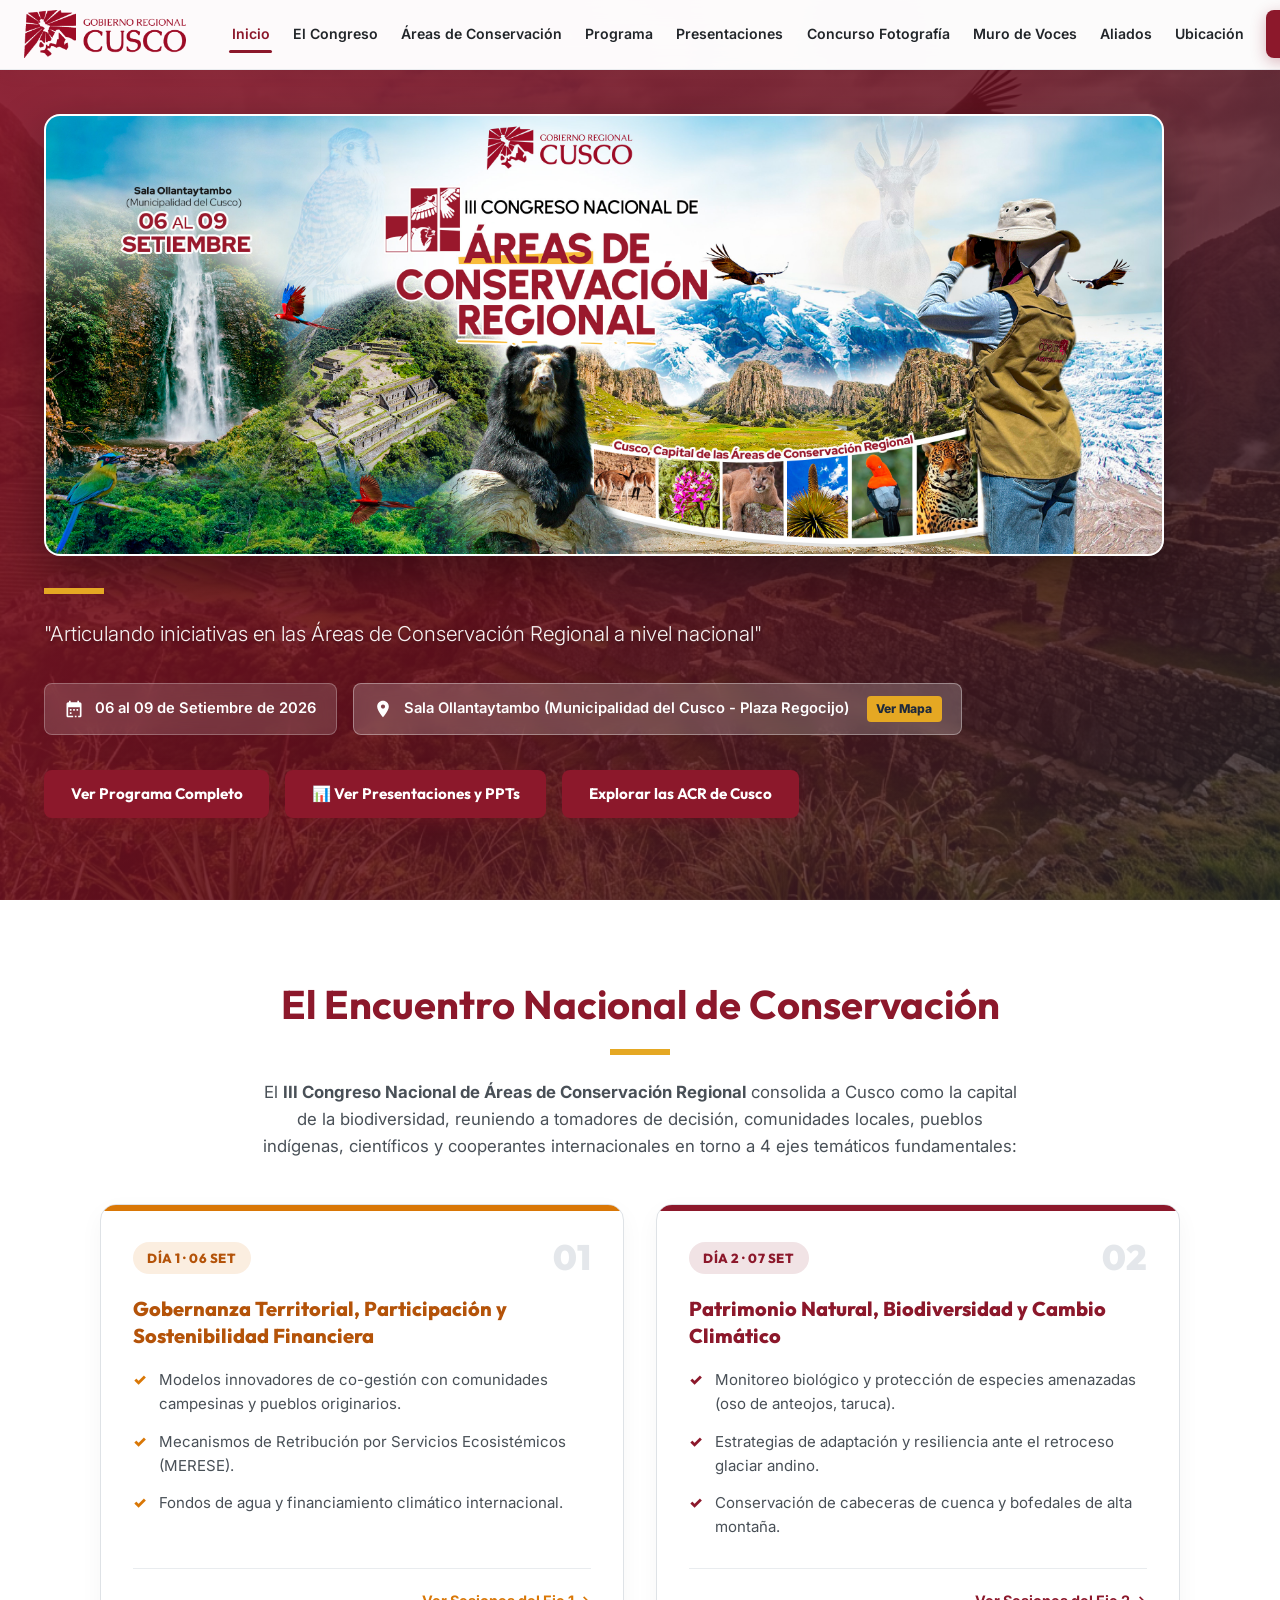
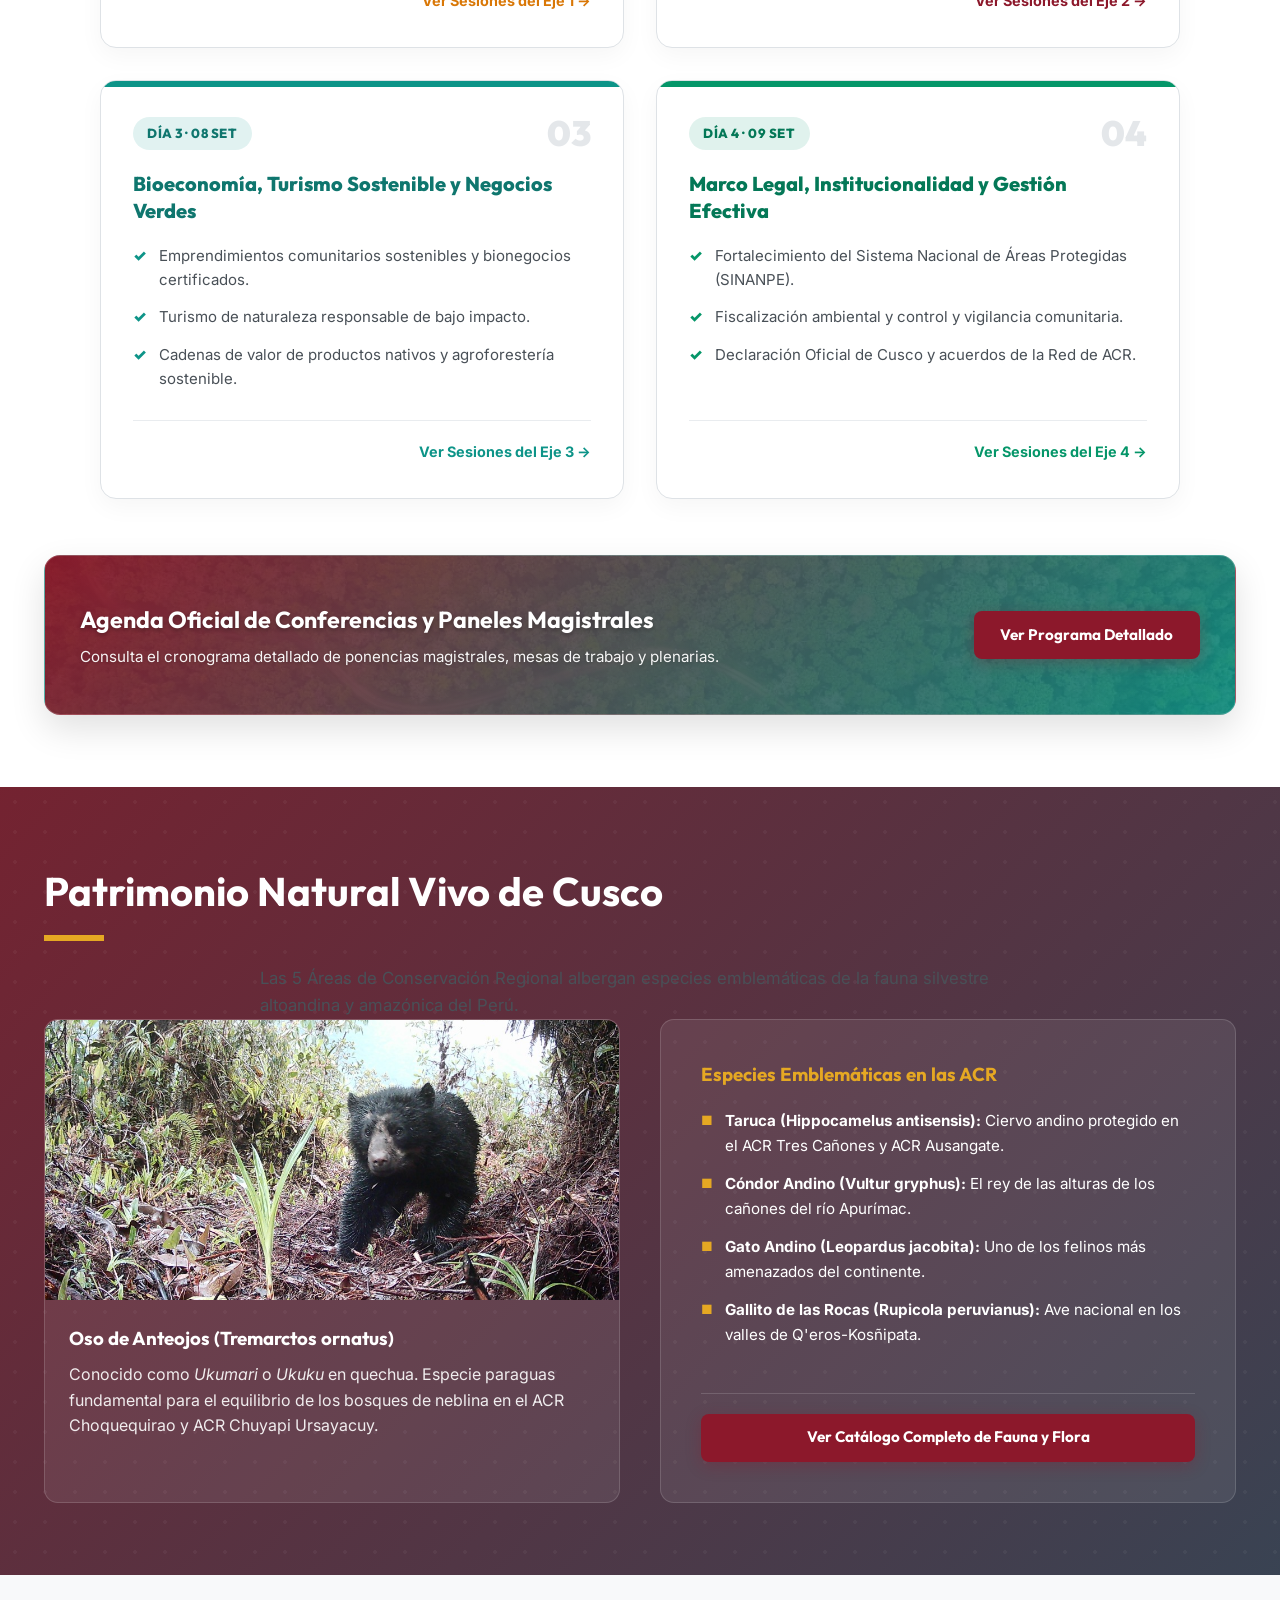
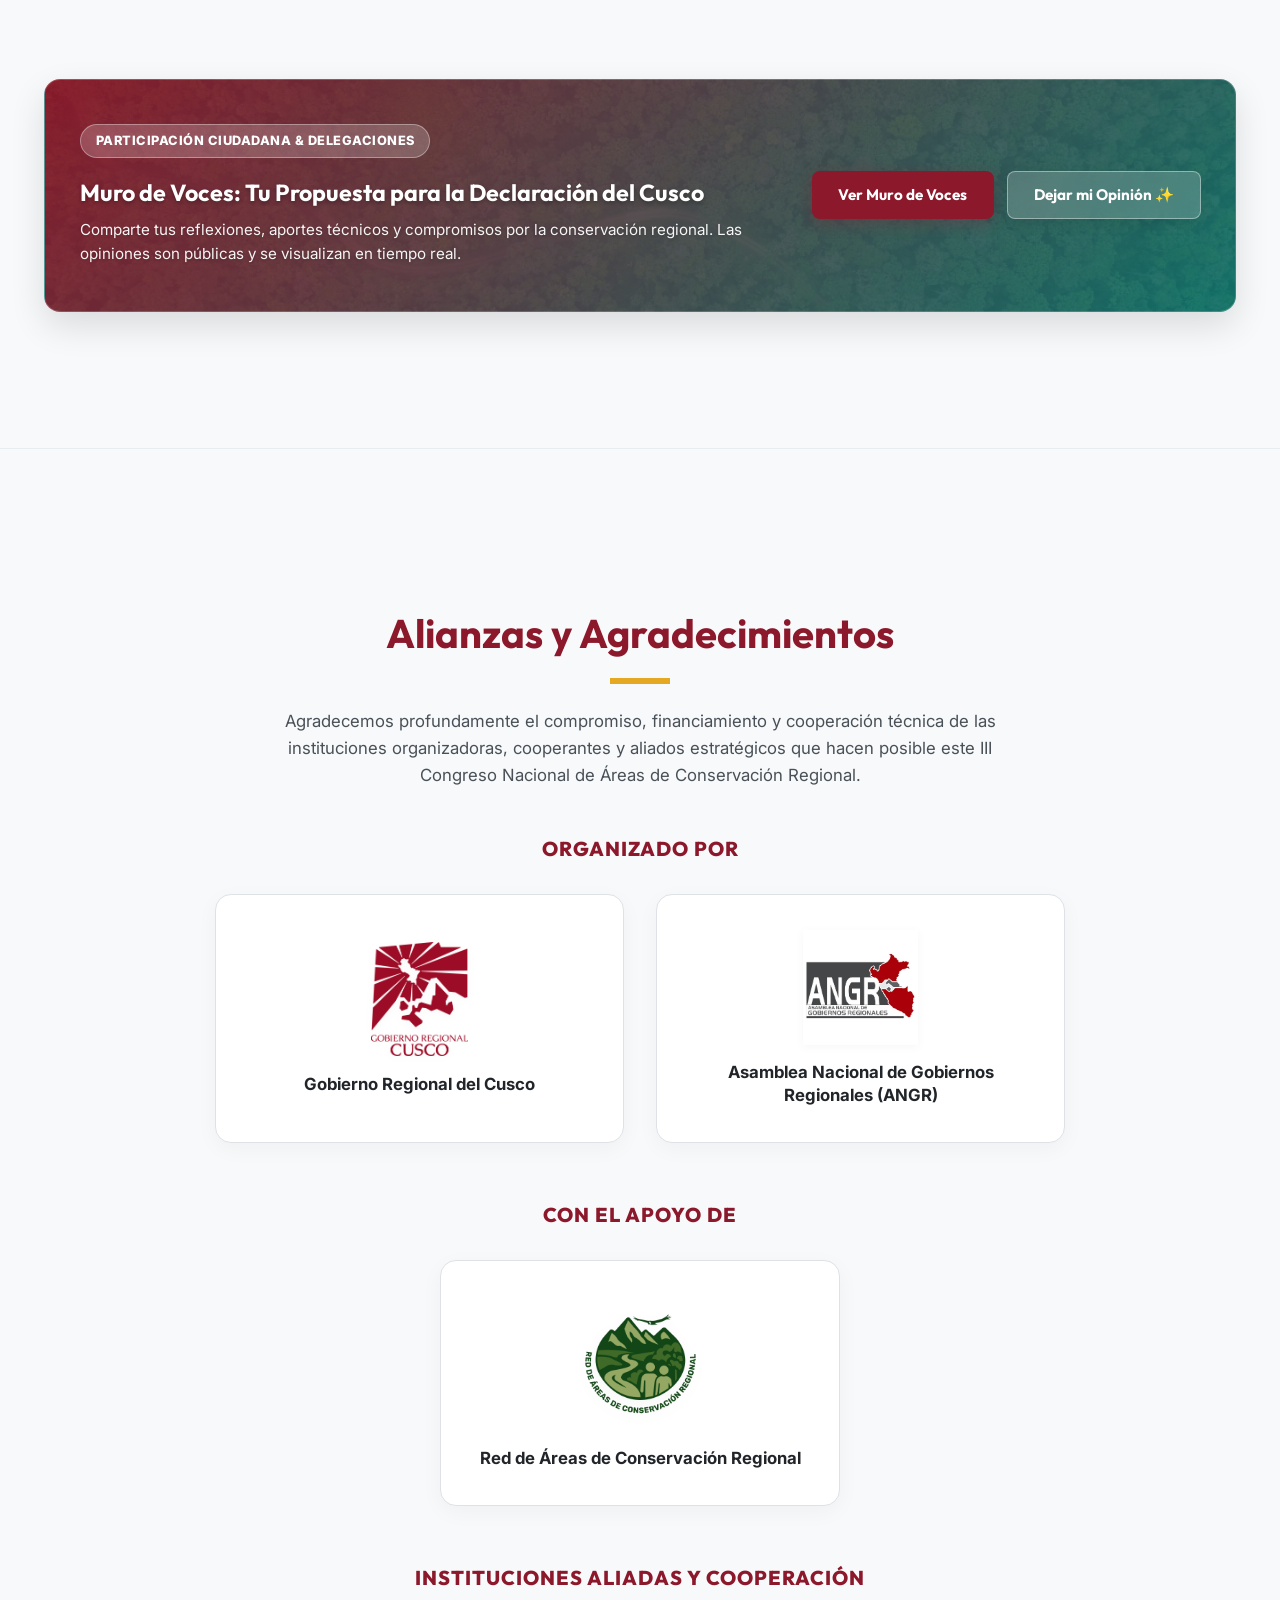
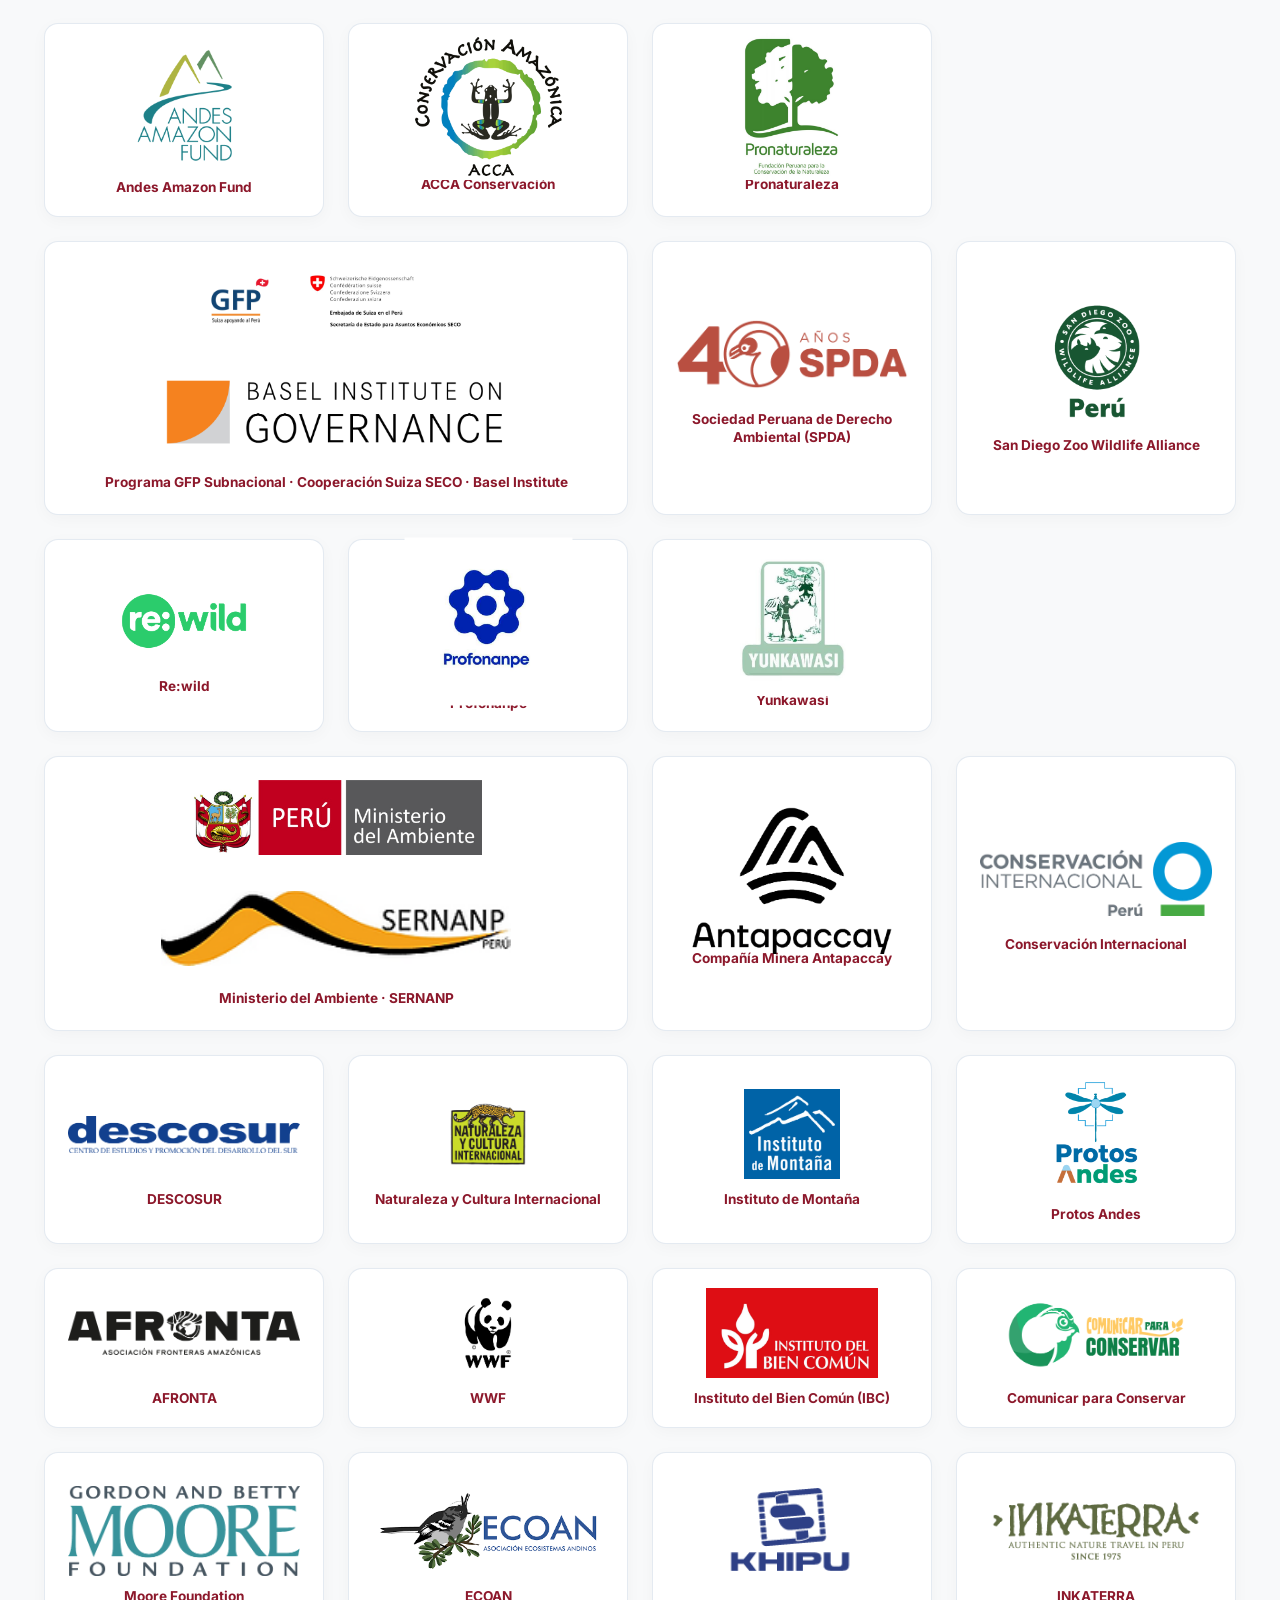
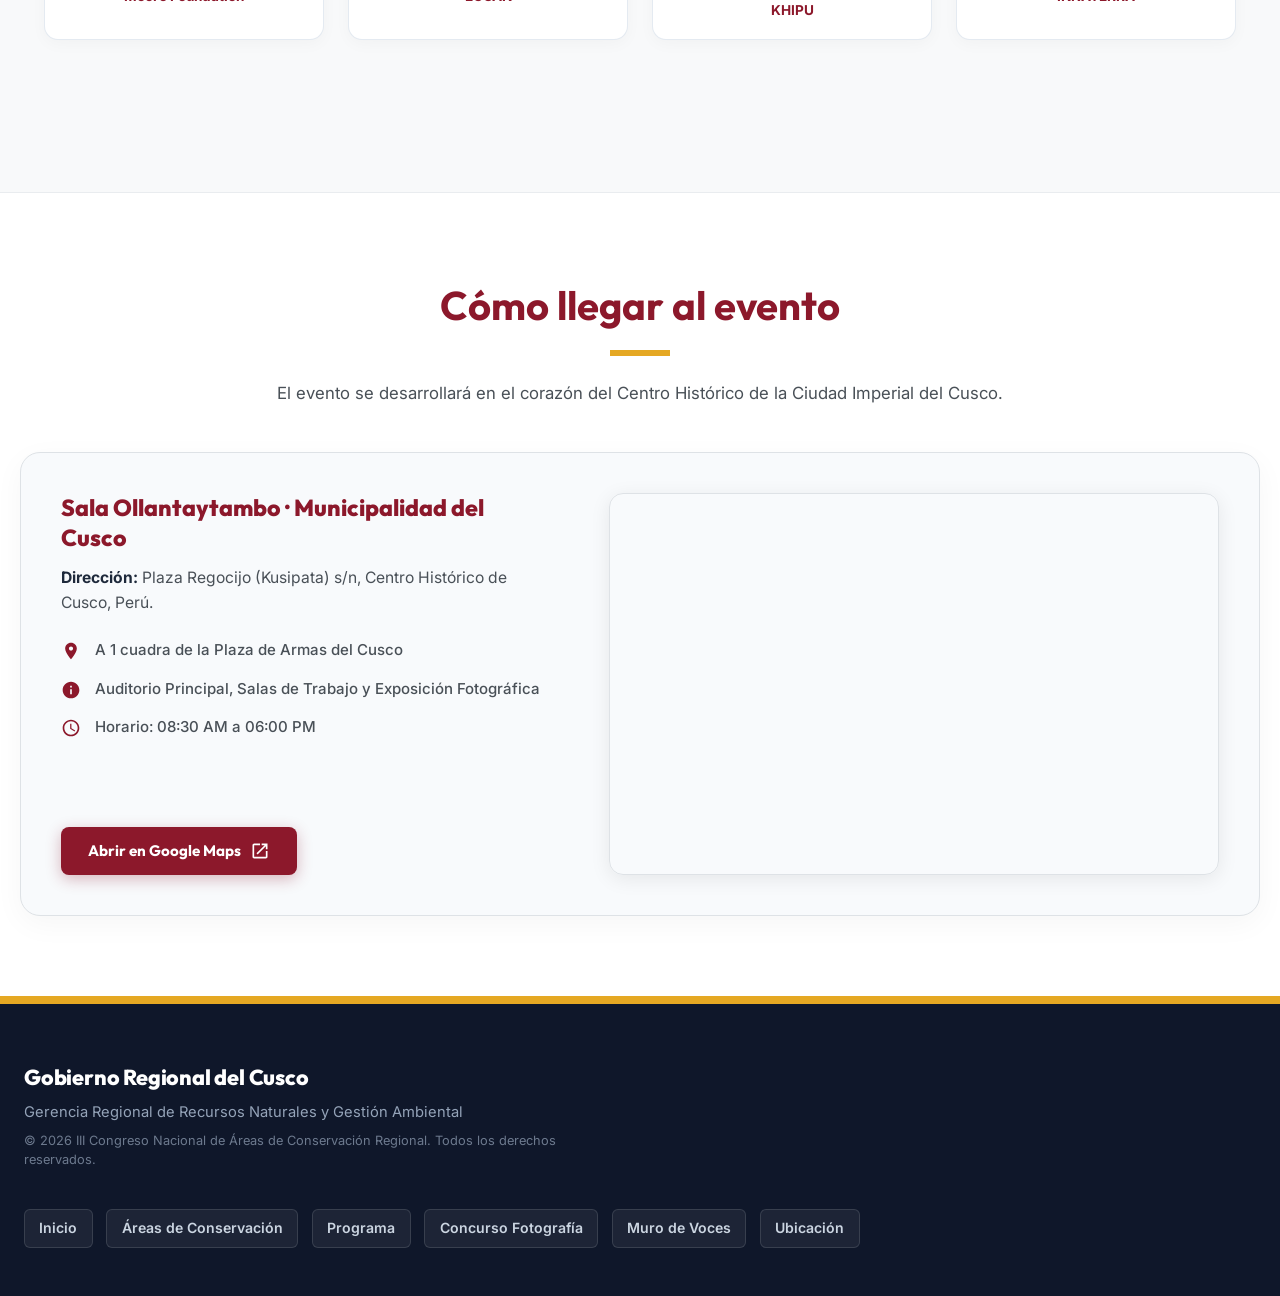
<file: index.html>
<!DOCTYPE html>
<html lang="es">
<head>
    <meta charset="UTF-8">
    <meta name="viewport" content="width=device-width, initial-scale=1.0">
    <title>III Congreso Nacional de Áreas de Conservación Regional · Cusco 2026</title>
    <link rel="stylesheet" href="style.css">
    <!-- Google Fonts -->
    <link rel="preconnect" href="https://fonts.googleapis.com">
    <link rel="preconnect" href="https://fonts.gstatic.com" crossorigin>
    <link href="https://fonts.googleapis.com/css2?family=Inter:wght@300;400;500;600;700&family=Outfit:wght@400;600;700;800;900&display=swap" rel="stylesheet">
</head>
<body>

    <!-- NAVBAR INSTITUCIONAL CON MENÚ RESPONSIVO MÓVIL -->
    <nav class="navbar">
        <div class="nav-content">
            <a href="index.html" class="logo-link">
                <img src="logo_gore_cusco.png" alt="Gobierno Regional Cusco" class="nav-logo-gore">
            </a>
            
            <button class="mobile-nav-toggle" aria-label="Abrir menú de navegación">
                <span class="hamburger-bar"></span>
                <span class="hamburger-bar"></span>
                <span class="hamburger-bar"></span>
            </button>

                        <ul class="nav-links">
                <li><a href="index.html" class="active">Inicio</a></li>
                <li><a href="index.html#sobre">El Congreso</a></li>
                <li><a href="acrs.html">Áreas de Conservación</a></li>
                <li><a href="programa.html">Programa</a></li>
                <li><a href="presentaciones.html">Presentaciones</a></li>
                <li><a href="concurso-fotografia.html">Concurso Fotografía</a></li>
                <li><a href="opiniones.html">Muro de Voces</a></li>
                <li><a href="index.html#instituciones">Aliados</a></li>
                <li><a href="index.html#ubicacion">Ubicación</a></li>
                <li class="mobile-only-btn"><a href="programa.html" class="btn-primary">Ver Programa</a></li>
            </ul>

            <a href="programa.html" class="btn-primary nav-btn desktop-only">Ver Programa</a>
        </div>
    </nav>

    <!-- HERO PRINCIPAL -->
    <header class="hero" id="inicio">
        <div class="hero-overlay"></div>
        <div class="hero-content reveal">
            
            <div class="hero-banner-container">
                <img src="banner_oficial_congreso_acr.jpg" alt="III Congreso Nacional de Áreas de Conservación Regional Cusco - 06 al 09 Setiembre" class="hero-banner-img">
            </div>

            <div class="inca-accent"></div>

            <p class="hero-subtitle">
                "Articulando iniciativas en las Áreas de Conservación Regional a nivel nacional"
            </p>

            <div class="event-details">
                <div class="event-badge">
                    <svg width="20" height="20" fill="currentColor" viewBox="0 0 24 24"><path d="M19 4h-1V2h-2v2H8V2H6v2H5c-1.11 0-1.99.9-1.99 2L3 20c0 1.1.89 2 2 2h14c1.1 0 2-.9 2-2V6c0-1.1-.9-2-2-2zm0 16H5V10h14v10zM9 14H7v-2h2v2zm4 0h-2v-2h2v2zm4 0h-2v-2h2v2zm-8 4H7v-2h2v2zm4 4h-2v-2h2v2zm4 0h-2v-2h2v2z"/></svg>
                    <span>06 al 09 de Setiembre de 2026</span>
                </div>
                
                <a href="#ubicacion" class="event-location-link">
                    <svg width="20" height="20" fill="currentColor" viewBox="0 0 24 24"><path d="M12 2C8.13 2 5 5.13 5 9c0 5.25 7 13 7 13s7-7.75 7-13c0-3.87-3.13-7-7-7zm0 9.5c-1.38 0-2.5-1.12-2.5-2.5s1.12-2.5 2.5-2.5 2.5 1.12 2.5 2.5-1.12 2.5-2.5 2.5z"/></svg>
                    <span>Sala Ollantaytambo (Municipalidad del Cusco - Plaza Regocijo)</span>
                    <span class="maps-badge">Ver Mapa</span>
                </a>
            </div>

            <div style="display: flex; gap: 1rem; flex-wrap: wrap;">
                <a href="programa.html" class="btn-primary" style="background-color: var(--color-accent); color: #1E293B;">Ver Programa Completo</a>
                <a href="presentaciones.html" class="btn-primary" style="background-color: #0D9488; color: #FFFFFF; border: none;">📊 Ver Presentaciones y PPTs</a>
                <a href="acrs.html" class="btn-primary" style="background-color: rgba(255,255,255,0.2); border: 1px solid rgba(255,255,255,0.4);">Explorar las ACR de Cusco</a>
            </div>
        </div>
    </header>

    <!-- SECCIÓN: EL CONGRESO (4 EJES DE IMPACTO EN 2 FILAS DE 2 COLUMNAS) -->
    <section class="container about-section" id="sobre">
        <div class="section-header center reveal">
            <h2>El Encuentro Nacional de Conservación</h2>
            <div class="inca-accent" style="margin: 0.8rem auto 1.5rem auto;"></div>
            <p>
                El <strong>III Congreso Nacional de Áreas de Conservación Regional</strong> consolida a Cusco como la capital de la biodiversidad, reuniendo a tomadores de decisión, comunidades locales, pueblos indígenas, científicos y cooperantes internacionales en torno a 4 ejes temáticos fundamentales:
            </p>
        </div>

        <div class="pillars-grid reveal">
            <!-- Eje 1 -->
            <div class="pillar-impact-card pillar-card-1">
                <div>
                    <div class="pillar-card-header">
                        <span class="pillar-day-tag">Día 1 · 06 Set</span>
                        <span class="pillar-num-watermark">01</span>
                    </div>
                    <h3>Gobernanza Territorial, Participación y Sostenibilidad Financiera</h3>
                    <ul class="pillar-highlights-list">
                        <li>Modelos innovadores de co-gestión con comunidades campesinas y pueblos originarios.</li>
                        <li>Mecanismos de Retribución por Servicios Ecosistémicos (MERESE).</li>
                        <li>Fondos de agua y financiamiento climático internacional.</li>
                    </ul>
                </div>
                <div class="pillar-card-footer">
                    <a href="programa.html#dia1" class="pillar-link-btn">Ver Sesiones del Eje 1 →</a>
                </div>
            </div>

            <!-- Eje 2 -->
            <div class="pillar-impact-card pillar-card-2">
                <div>
                    <div class="pillar-card-header">
                        <span class="pillar-day-tag">Día 2 · 07 Set</span>
                        <span class="pillar-num-watermark">02</span>
                    </div>
                    <h3>Patrimonio Natural, Biodiversidad y Cambio Climático</h3>
                    <ul class="pillar-highlights-list">
                        <li>Monitoreo biológico y protección de especies amenazadas (oso de anteojos, taruca).</li>
                        <li>Estrategias de adaptación y resiliencia ante el retroceso glaciar andino.</li>
                        <li>Conservación de cabeceras de cuenca y bofedales de alta montaña.</li>
                    </ul>
                </div>
                <div class="pillar-card-footer">
                    <a href="programa.html#dia2" class="pillar-link-btn">Ver Sesiones del Eje 2 →</a>
                </div>
            </div>

            <!-- Eje 3 -->
            <div class="pillar-impact-card pillar-card-3">
                <div>
                    <div class="pillar-card-header">
                        <span class="pillar-day-tag">Día 3 · 08 Set</span>
                        <span class="pillar-num-watermark">03</span>
                    </div>
                    <h3>Bioeconomía, Turismo Sostenible y Negocios Verdes</h3>
                    <ul class="pillar-highlights-list">
                        <li>Emprendimientos comunitarios sostenibles y bionegocios certificados.</li>
                        <li>Turismo de naturaleza responsable de bajo impacto.</li>
                        <li>Cadenas de valor de productos nativos y agroforestería sostenible.</li>
                    </ul>
                </div>
                <div class="pillar-card-footer">
                    <a href="programa.html#dia3" class="pillar-link-btn">Ver Sesiones del Eje 3 →</a>
                </div>
            </div>

            <!-- Eje 4 -->
            <div class="pillar-impact-card pillar-card-4">
                <div>
                    <div class="pillar-card-header">
                        <span class="pillar-day-tag">Día 4 · 09 Set</span>
                        <span class="pillar-num-watermark">04</span>
                    </div>
                    <h3>Marco Legal, Institucionalidad y Gestión Efectiva</h3>
                    <ul class="pillar-highlights-list">
                        <li>Fortalecimiento del Sistema Nacional de Áreas Protegidas (SINANPE).</li>
                        <li>Fiscalización ambiental y control y vigilancia comunitaria.</li>
                        <li>Declaración Oficial de Cusco y acuerdos de la Red de ACR.</li>
                    </ul>
                </div>
                <div class="pillar-card-footer">
                    <a href="programa.html#dia4" class="pillar-link-btn">Ver Sesiones del Eje 4 →</a>
                </div>
            </div>
        </div>

        <!-- Tarjeta de Llamado al Programa Oficial -->
        <div class="program-callout-card reveal">
            <div>
                <h3>Agenda Oficial de Conferencias y Paneles Magistrales</h3>
                <p>Consulta el cronograma detallado de ponencias magistrales, mesas de trabajo y plenarias.</p>
            </div>
            <a href="programa.html" class="btn-primary" style="background-color: var(--color-accent); color: #1E293B;">Ver Programa Detallado</a>
        </div>
    </section>

    <!-- SECCIÓN: BIODIVERSIDAD Y FAUNA REPRESENTATIVA -->
    <section class="fauna-section" id="biodiversidad">
        <div class="inca-pattern-bg"></div>
        <div class="container">
            <div class="section-header reveal">
                <h2>Patrimonio Natural Vivo de Cusco</h2>
                <div class="inca-accent"></div>
                <p>Las 5 Áreas de Conservación Regional albergan especies emblemáticas de la fauna silvestre altoandina y amazónica del Perú.</p>
            </div>

            <div class="fauna-grid reveal">
                <div class="fauna-card">
                    <div class="img-wrapper">
                        <img src="oso_anteojos.jpg" alt="Oso de Anteojos (Ukuku)">
                    </div>
                    <h3>Oso de Anteojos (Tremarctos ornatus)</h3>
                    <p>Conocido como <em>Ukumari</em> o <em>Ukuku</em> en quechua. Especie paraguas fundamental para el equilibrio de los bosques de neblina en el ACR Choquequirao y ACR Chuyapi Ursayacuy.</p>
                </div>

                <div class="fauna-card list-card">
                    <h3>Especies Emblemáticas en las ACR</h3>
                    <ul class="species-list">
                        <li><strong>Taruca (Hippocamelus antisensis):</strong> Ciervo andino protegido en el ACR Tres Cañones y ACR Ausangate.</li>
                        <li><strong>Cóndor Andino (Vultur gryphus):</strong> El rey de las alturas de los cañones del río Apurímac.</li>
                        <li><strong>Gato Andino (Leopardus jacobita):</strong> Uno de los felinos más amenazados del continente.</li>
                        <li><strong>Gallito de las Rocas (Rupicola peruvianus):</strong> Ave nacional en los valles de Q'eros-Kosñipata.</li>
                    </ul>
                    
                    <div class="fauna-cta-box">
                        <a href="acrs.html#panel-especies" class="btn-primary" style="background-color: var(--color-accent); color: #1E293B; width: 100%; text-align: center;">Ver Catálogo Completo de Fauna y Flora</a>
                    </div>
                </div>
            </div>
        </div>
    </section>

    
    <!-- BANNER CALLOUT: MURO DE VOCES Y PARTICIPACIÓN CIUDADANA -->
    <section class="voices-callout-section" style="padding: 2rem 0 4rem 0; background: var(--color-bg-alt);">
        <div class="container">
            <div class="program-callout-card reveal" style="background: linear-gradient(135deg, rgba(140, 24, 43, 0.94) 0%, rgba(15, 118, 110, 0.90) 100%), url('chuyapi_bosque_aereo.jpg') center/cover no-repeat; margin-top: 0;">
                <div>
                    <span class="day-badge" style="background: rgba(255,255,255,0.2); color: #FFFFFF; border: 1px solid rgba(255,255,255,0.35);">PARTICIPACIÓN CIUDADANA & DELEGACIONES</span>
                    <h3 style="color: #FFFFFF; margin-top: 0.4rem;">Muro de Voces: Tu Propuesta para la Declaración del Cusco</h3>
                    <p style="color: rgba(255, 255, 255, 0.95); max-width: 680px;">Comparte tus reflexiones, aportes técnicos y compromisos por la conservación regional. Las opiniones son públicas y se visualizan en tiempo real.</p>
                </div>
                <div style="display: flex; gap: 0.8rem; flex-wrap: wrap;">
                    <a href="opiniones.html" class="btn-primary" style="background-color: var(--color-accent); color: #1E293B; font-weight: 800;">Ver Muro de Voces</a>
                    <a href="opiniones.html#formulario-opinion" class="btn-secondary" style="font-weight: 700;">Dejar mi Opinión ✨</a>
                </div>
            </div>
        </div>
    </section>

    <!-- SECCIÓN: AGRADECIMIENTOS Y ALIADOS ESTRATÉGICOS (24 INSTITUCIONES) -->
    <section class="allies-section" id="instituciones">
        <div class="container">
            <div class="section-header center reveal">
                <h2>Alianzas y Agradecimientos</h2>
                <div class="inca-accent" style="margin: 0.8rem auto 1.5rem auto;"></div>
                <p>
                    Agradecemos profundamente el compromiso, financiamiento y cooperación técnica de las instituciones organizadoras, cooperantes y aliados estratégicos que hacen posible este III Congreso Nacional de Áreas de Conservación Regional.
                </p>
            </div>

            <!-- 1. ORGANIZADO POR -->
            <div class="allies-group-header reveal">
                <h3>Organizado Por</h3>
            </div>
            <div class="organizers-grid reveal">
                <div class="organizer-card">
                    <img src="logo_organizador_gore_cusco.png" alt="Gobierno Regional del Cusco">
                    <strong>Gobierno Regional del Cusco</strong>
                </div>
                <div class="organizer-card">
                    <img src="logo_organizador_angr.png" alt="Asamblea Nacional de Gobiernos Regionales">
                    <strong>Asamblea Nacional de Gobiernos Regionales (ANGR)</strong>
                </div>
            </div>

            <!-- 2. CON EL APOYO DE -->
            <div class="allies-group-header reveal">
                <h3>Con el Apoyo De</h3>
            </div>
            <div class="organizers-grid reveal" style="max-width: 400px; margin-bottom: 3.5rem;">
                <div class="organizer-card">
                    <img src="logo_apoyo_red_acr.png" alt="Red de Áreas de Conservación Regional">
                    <strong>Red de Áreas de Conservación Regional</strong>
                </div>
            </div>

            <!-- 3. INSTITUCIONES ALIADAS (1 AL 24) -->
            <div class="allies-group-header reveal">
                <h3>Instituciones Aliadas y Cooperación</h3>
            </div>
            <div class="allies-responsive-grid reveal">
                <!-- 1. Andes Amazon Fund -->
                <div class="ally-logo-box">
                    <img src="logo_aliado_01_andes_amazon_fund.png" class="logo-boosted" alt="Andes Amazon Fund">
                    <span>Andes Amazon Fund</span>
                </div>

                <!-- 2. ACCA -->
                <div class="ally-logo-box">
                    <img src="logo_aliado_02_acca.png" class="logo-boosted" alt="Asociación para la Conservación de la Cuenca Amazónica">
                    <span>ACCA Conservación</span>
                </div>

                <!-- 3. Pronaturaleza -->
                <div class="ally-logo-box">
                    <img src="logo_aliado_03_pronaturaleza.jpg" class="logo-boosted" alt="Pronaturaleza">
                    <span>Pronaturaleza</span>
                </div>

                <!-- 4. GFP Subnacional + Suiza SECO + Basel Institute -->
                <div class="ally-logo-box joint-card">
                    <div class="joint-logos-row">
                        <img src="logo_aliado_04_gfp_subnacional.jpg" alt="GFP Subnacional">
                        <img src="logo_aliado_04_suiza_seco.jpg" alt="Cooperación Suiza SECO">
                        <img src="logo_aliado_04_basel_institute.png" alt="Basel Institute on Governance">
                    </div>
                    <span>Programa GFP Subnacional · Cooperación Suiza SECO · Basel Institute</span>
                </div>

                <!-- 5. SPDA -->
                <div class="ally-logo-box">
                    <img src="logo_aliado_05_spda.png" alt="Sociedad Peruana de Derecho Ambiental">
                    <span>Sociedad Peruana de Derecho Ambiental (SPDA)</span>
                </div>

                <!-- 6. San Diego Zoo Wildlife Alliance -->
                <div class="ally-logo-box">
                    <img src="logo_aliado_06_san_diego_zoo.png" class="logo-boosted" alt="San Diego Zoo Wildlife Alliance">
                    <span>San Diego Zoo Wildlife Alliance</span>
                </div>

                <!-- 7. Re:wild -->
                <div class="ally-logo-box">
                    <img src="logo_aliado_07_rewild.png" alt="Re:wild">
                    <span>Re:wild</span>
                </div>

                <!-- 8. Profonanpe -->
                <div class="ally-logo-box">
                    <img src="logo_aliado_08_profonanpe.jpg" class="logo-boosted" alt="Profonanpe">
                    <span>Profonanpe</span>
                </div>

                <!-- 9. Yunkawasi -->
                <div class="ally-logo-box">
                    <img src="logo_aliado_09_yunkawasi.jpg" class="logo-boosted" alt="Yunkawasi">
                    <span>Yunkawasi</span>
                </div>

                <!-- 10. MINAM & SERNANP -->
                <div class="ally-logo-box joint-card">
                    <div class="joint-logos-row">
                        <img src="logo_aliado_10_minam.jpg" alt="Ministerio del Ambiente - MINAM">
                        <img src="logo_aliado_10_sernanp.png" alt="SERNANP Perú">
                    </div>
                    <span>Ministerio del Ambiente · SERNANP</span>
                </div>

                <!-- 11. Antapaccay -->
                <div class="ally-logo-box">
                    <img src="logo_aliado_11_antapaccay.png" alt="Compañía Minera Antapaccay">
                    <span>Compañía Minera Antapaccay</span>
                </div>

                <!-- 12. Conservación Internacional -->
                <div class="ally-logo-box">
                    <img src="logo_aliado_12_conservacion_internacional.png" alt="Conservación Internacional Perú">
                    <span>Conservación Internacional</span>
                </div>

                <!-- 13. DESCOSUR -->
                <div class="ally-logo-box">
                    <img src="logo_aliado_13_descosur.png" alt="DESCOSUR">
                    <span>DESCOSUR</span>
                </div>

                <!-- 14. NCI -->
                <div class="ally-logo-box">
                    <img src="logo_aliado_14_nci.png" alt="Naturaleza y Cultura Internacional">
                    <span>Naturaleza y Cultura Internacional</span>
                </div>

                <!-- 15. Instituto de Montaña -->
                <div class="ally-logo-box">
                    <img src="logo_aliado_15_instituto_montana.png" alt="Instituto de Montaña">
                    <span>Instituto de Montaña</span>
                </div>

                <!-- 16. Protos Andes -->
                <div class="ally-logo-box">
                    <img src="logo_aliado_16_protos_andes.png" class="logo-boosted" alt="Protos Andes">
                    <span>Protos Andes</span>
                </div>

                <!-- 17. AFRONTA -->
                <div class="ally-logo-box">
                    <img src="logo_aliado_17_afronta.png" alt="AFRONTA - Asociación Fronteras Amazónicas">
                    <span>AFRONTA</span>
                </div>

                <!-- 18. WWF -->
                <div class="ally-logo-box">
                    <img src="logo_aliado_18_wwf.jpg" alt="WWF Perú">
                    <span>WWF</span>
                </div>

                <!-- 19. IBC -->
                <div class="ally-logo-box">
                    <img src="logo_aliado_19_ibc.png" alt="Instituto del Bien Común">
                    <span>Instituto del Bien Común (IBC)</span>
                </div>

                <!-- 20. Comunicar para Conservar -->
                <div class="ally-logo-box">
                    <img src="logo_aliado_20_comunicar_para_conservar.png" alt="Comunicar para Conservar">
                    <span>Comunicar para Conservar</span>
                </div>

                <!-- 21. Moore Foundation -->
                <div class="ally-logo-box">
                    <img src="logo_aliado_21_moore_foundation.png" alt="Gordon and Betty Moore Foundation">
                    <span>Moore Foundation</span>
                </div>

                <!-- 22. ECOAN -->
                <div class="ally-logo-box">
                    <img src="logo_aliado_22_ecoan.png" alt="ECOAN - Asociación Ecosistemas Andinos">
                    <span>ECOAN</span>
                </div>

                <!-- 23. KHIPU -->
                <div class="ally-logo-box">
                    <img src="logo_aliado_23_khipu.png" class="logo-boosted" alt="KHIPU">
                    <span>KHIPU</span>
                </div>

                <!-- 24. INKATERRA -->
                <div class="ally-logo-box">
                    <img src="logo_aliado_24_inkaterra.png" alt="INKATERRA">
                    <span>INKATERRA</span>
                </div>
            </div>
        </div>
    </section>

    <!-- SECCIÓN: UBICACIÓN Y SEDE OFICIAL -->
    <section class="container location-section" id="ubicacion">
        <div class="section-header center reveal">
            <h2>Cómo llegar al evento</h2>
            <div class="inca-accent" style="margin: 0.8rem auto 1.5rem auto;"></div>
            <p>El evento se desarrollará en el corazón del Centro Histórico de la Ciudad Imperial del Cusco.</p>
        </div>

        <div class="location-grid reveal">
            <div class="location-info">
                
                <h3>Sala Ollantaytambo · Municipalidad del Cusco</h3>
                <p class="location-address">
                    <strong>Dirección:</strong> Plaza Regocijo (Kusipata) s/n, Centro Histórico de Cusco, Perú.
                </p>
                <ul class="location-details-list">
                    <li>
                        <svg width="20" height="20" fill="currentColor" viewBox="0 0 24 24"><path d="M12 2C8.13 2 5 5.13 5 9c0 5.25 7 13 7 13s7-7.75 7-13c0-3.87-3.13-7-7-7zm0 9.5c-1.38 0-2.5-1.12-2.5-2.5s1.12-2.5 2.5-2.5 2.5 1.12 2.5 2.5-1.12 2.5-2.5 2.5z"/></svg>
                        <span>A 1 cuadra de la Plaza de Armas del Cusco</span>
                    </li>
                    <li>
                        <svg width="20" height="20" fill="currentColor" viewBox="0 0 24 24"><path d="M12 2C6.48 2 2 6.48 2 12s4.48 10 10 10 10-4.48 10-10S17.52 2 12 2zm1 15h-2v-6h2v6zm0-8h-2V7h2v2z"/></svg>
                        <span>Auditorio Principal, Salas de Trabajo y Exposición Fotográfica</span>
                    </li>
                    <li>
                        <svg width="20" height="20" fill="currentColor" viewBox="0 0 24 24"><path d="M11.99 2C6.47 2 2 6.48 2 12s4.47 10 9.99 10C17.52 22 22 17.52 22 12S17.52 2 11.99 2zM12 20c-4.42 0-8-3.58-8-8s3.58-8 8-8 8 3.58 8 8-3.58 8-8 8zm.5-13H11v6l5.25 3.15.75-1.23-4.5-2.67z"/></svg>
                        <span>Horario: 08:30 AM a 06:00 PM</span>
                    </li>
                </ul>
                <a href="https://maps.google.com/maps?ll=-13.516701,-71.980399&z=14&t=m&hl=es&gl=PE&mapclient=embed&cid=14795948262433732861" target="_blank" rel="noopener noreferrer" class="btn-primary" style="display: inline-flex; align-items: center; gap: 0.5rem;">
                    <span>Abrir en Google Maps</span>
                    <svg width="18" height="18" fill="currentColor" viewBox="0 0 24 24"><path d="M14 3v2h3.59l-9.83 9.83 1.41 1.41L19 6.41V10h2V3m-2 16H5V5h7V3H5c-1.11 0-2 .9-2 2v14c0 1.1.89 2 2 2h14c1.1 0 2-.9 2-2v-7h-2v7z"/></svg>
                </a>
            </div>

            <div class="map-embed-wrapper">
                <iframe 
                    src="https://www.google.com/maps/embed?pb=!1m18!1m12!1m3!1d15517.163447443472!2d-71.9808953827674!3d-13.51773336099188!2m3!1f0!2f0!3f0!3m2!1i1024!2i768!4f13.1!3m3!1m2!1s0x916dd60cbac2ecd1%3A0xcd55c48d696bb8fd!2sCentro%20De%20Convenciones!5e0!3m2!1ses!2spe!4v1788303186240!5m2!1ses!2spe" 
                    width="100%" 
                    height="100%" 
                    style="border:0;" 
                    allowfullscreen="" 
                    loading="lazy" 
                    referrerpolicy="strict-origin-when-cross-origin"
                    title="Ubicación Centro de Convenciones Cusco">
                </iframe>
            </div>
        </div>
    </section>

    <!-- FOOTER INSTITUCIONAL -->
    <footer class="footer">
        <div class="inca-border-top"></div>
        <div class="container footer-content">
            <div class="footer-info">
                <h3>Gobierno Regional del Cusco</h3>
                <p>Gerencia Regional de Recursos Naturales y Gestión Ambiental</p>
                <p style="font-size: 0.8rem; margin-top: 0.5rem; opacity: 0.7;">
                    © 2026 III Congreso Nacional de Áreas de Conservación Regional. Todos los derechos reservados.
                </p>
            </div>
                        <div class="footer-links">
                <a href="index.html" class="active">Inicio</a>
                <a href="acrs.html">Áreas de Conservación</a>
                <a href="programa.html">Programa</a>
                <a href="concurso-fotografia.html">Concurso Fotografía</a>
                <a href="opiniones.html">Muro de Voces</a>
                <a href="index.html#ubicacion">Ubicación</a>
            </div>
        </div>
    </footer>

    <script src="main.js"></script>
</body>
</html>
</file>
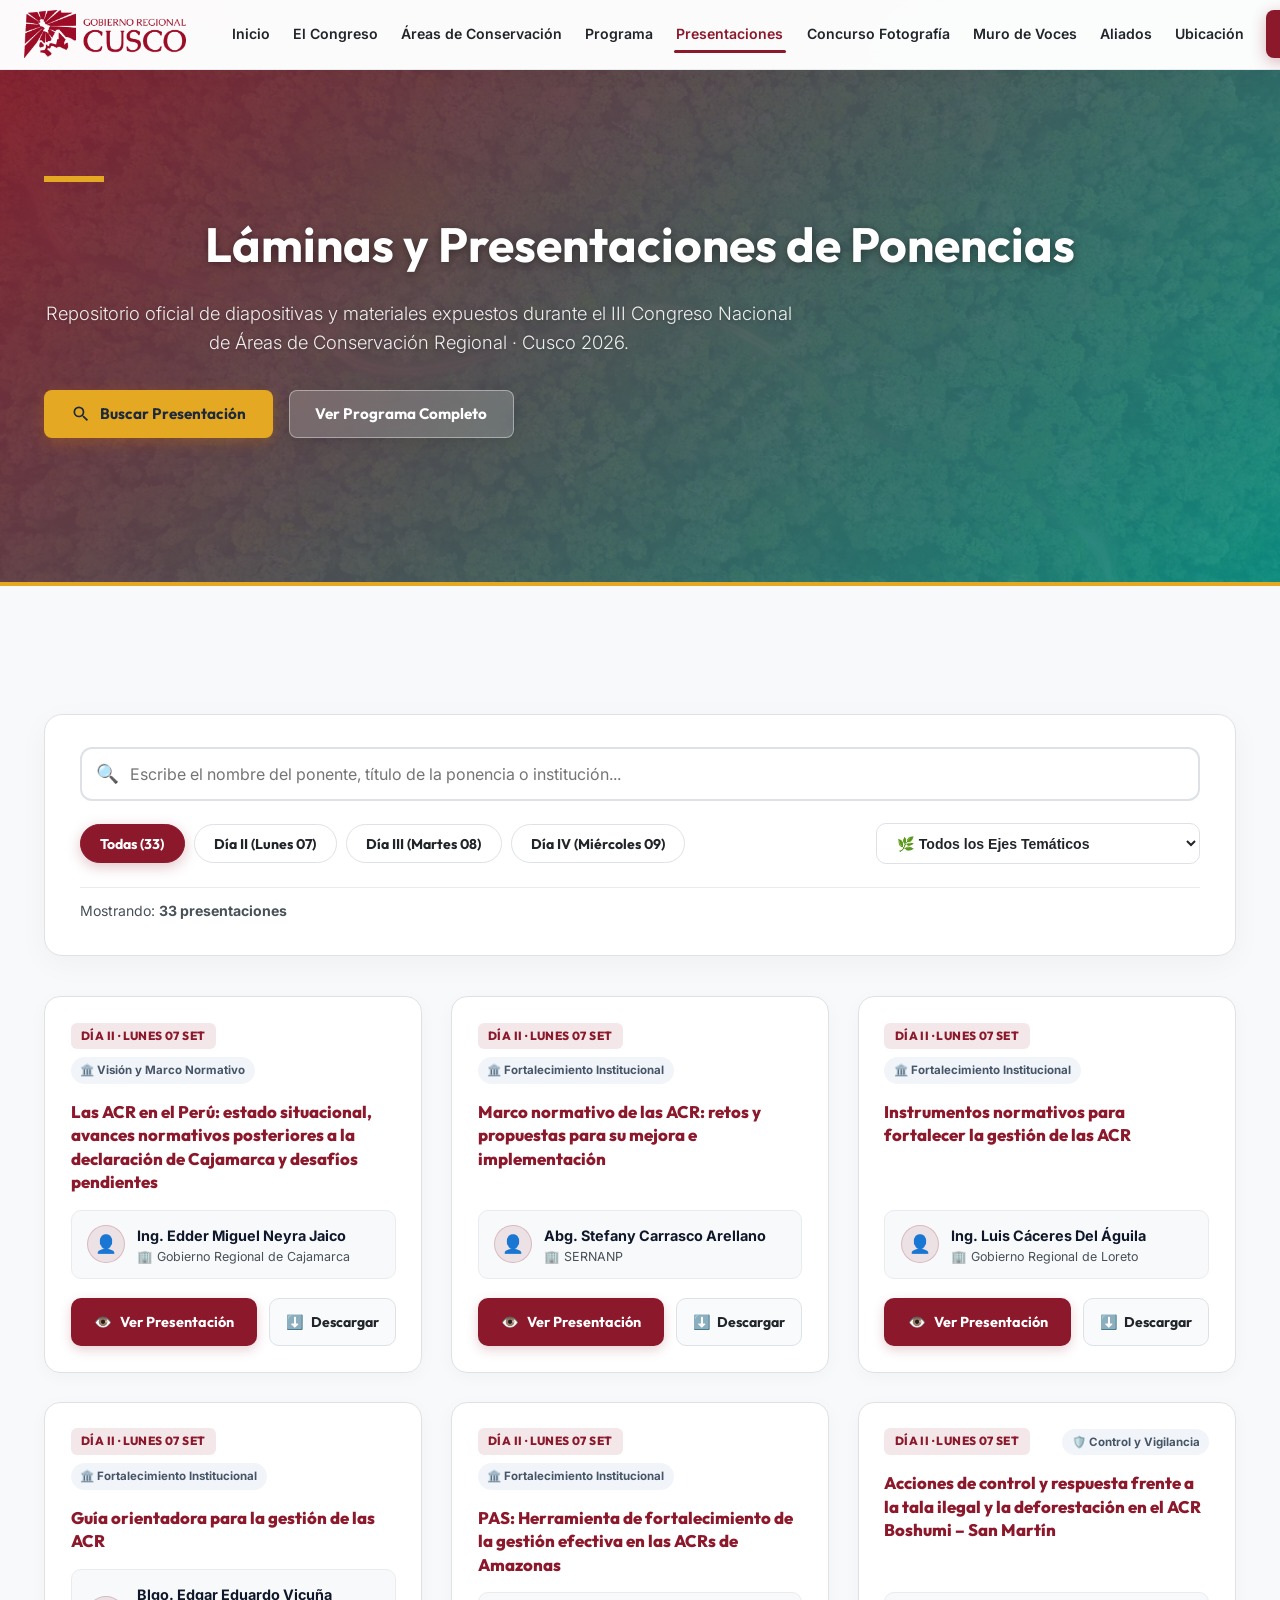
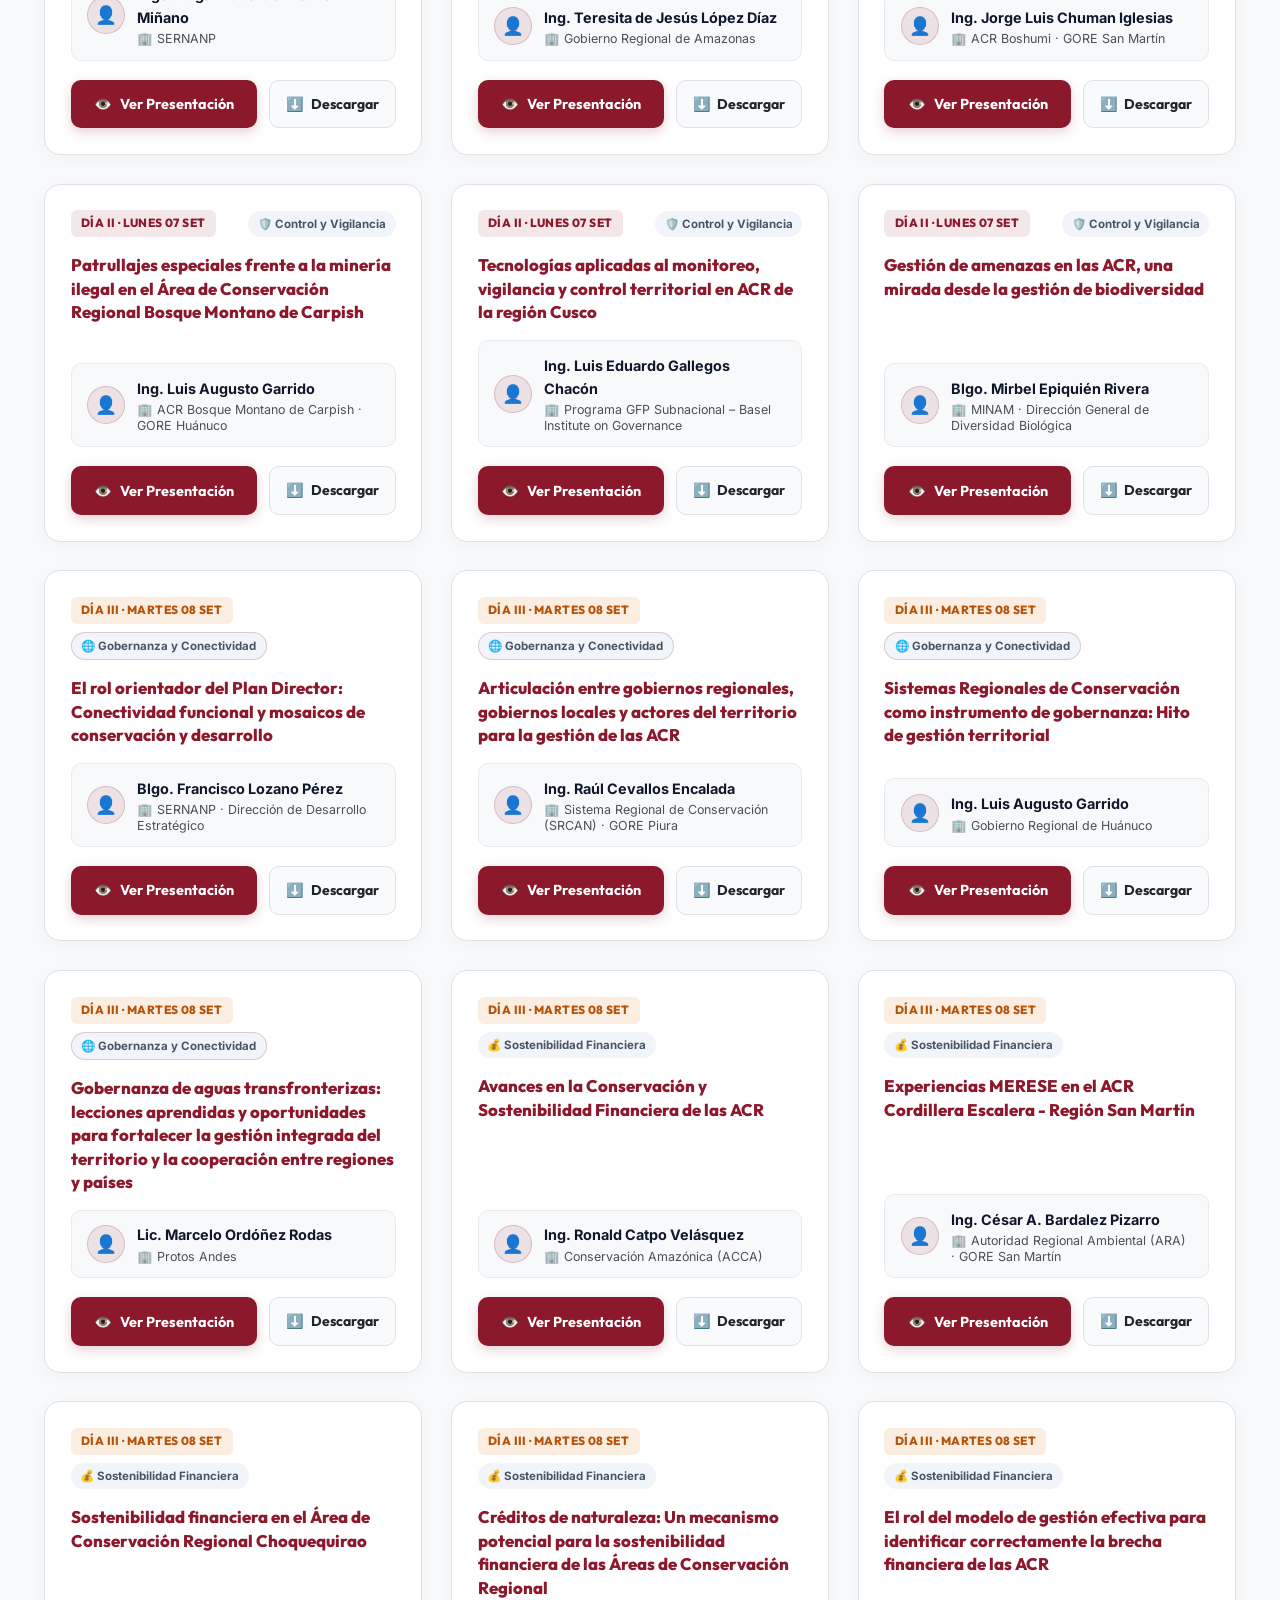
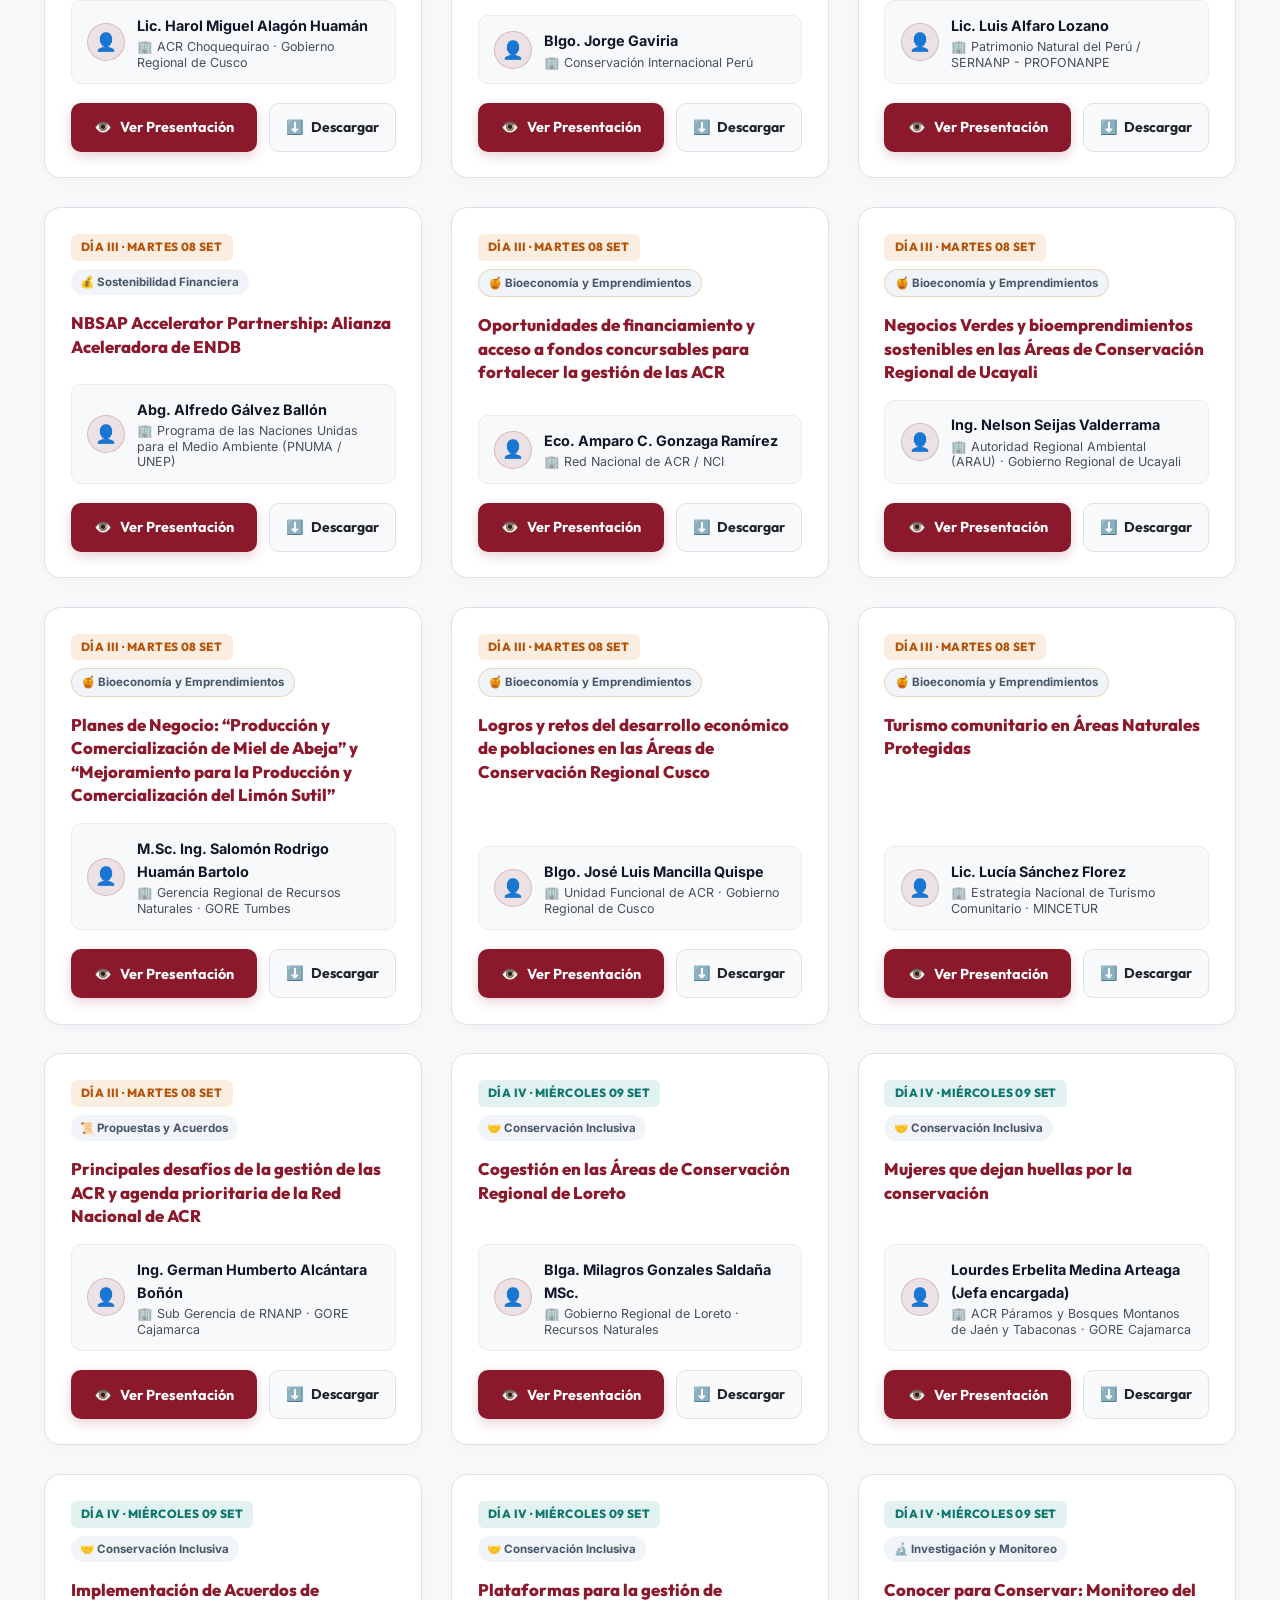
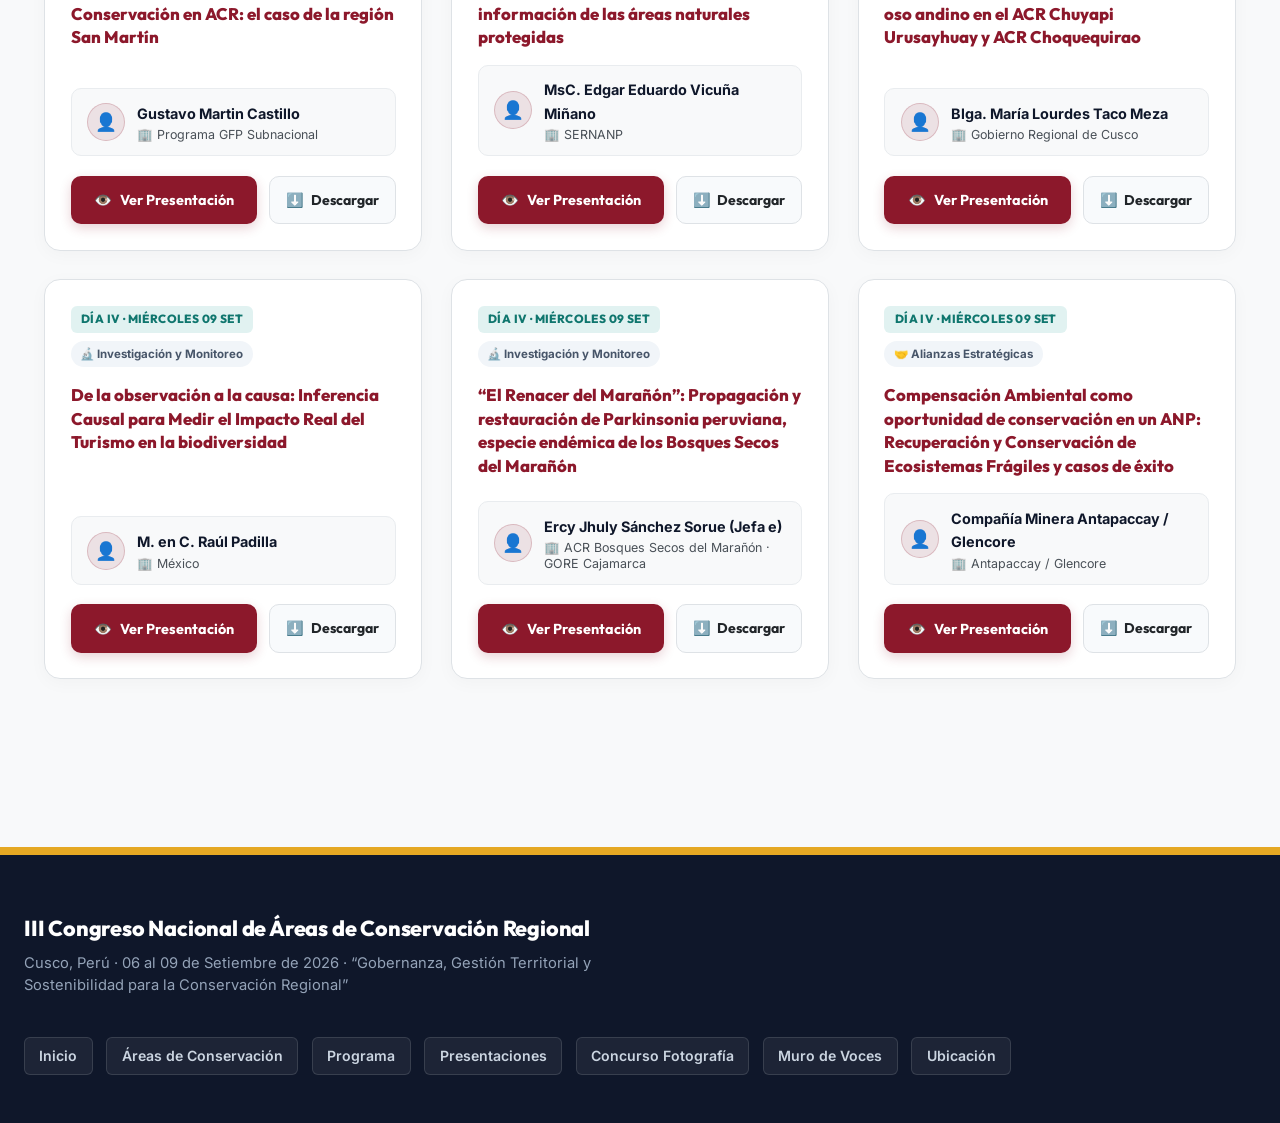
<file: presentaciones.html>
<!DOCTYPE html>
<html lang="es">
<head>
    <meta charset="UTF-8">
    <meta name="viewport" content="width=device-width, initial-scale=1.0">
    <title>Presentaciones y Láminas de Ponencias · III Congreso Nacional de ACR · Cusco 2026</title>
    <link rel="icon" type="image/png" href="logo_gore_cusco.png">
    <meta name="description" content="Visor interactivo y repositorio oficial de presentaciones, diapositivas y láminas PPT/PDF de las ponencias del III Congreso Nacional de Áreas de Conservación Regional en Cusco.">
    <!-- Google Fonts -->
    <link rel="preconnect" href="https://fonts.googleapis.com">
    <link rel="preconnect" href="https://fonts.gstatic.com" crossorigin>
    <link href="https://fonts.googleapis.com/css2?family=Inter:wght@300;400;500;600;700;800&family=Outfit:wght@400;600;700;800;900&display=swap" rel="stylesheet">
    <link rel="stylesheet" href="style.css">
</head>
<body>

    <!-- NAVBAR INSTITUCIONAL -->
    <nav class="navbar">
        <div class="nav-content">
            <a href="index.html" class="logo-link">
                <img src="logo_gore_cusco.png" alt="Gobierno Regional Cusco" class="nav-logo-gore">
            </a>
            
            <button class="mobile-nav-toggle" aria-label="Abrir menú de navegación">
                <span class="hamburger-bar"></span>
                <span class="hamburger-bar"></span>
                <span class="hamburger-bar"></span>
            </button>

            <ul class="nav-links">
                <li><a href="index.html">Inicio</a></li>
                <li><a href="index.html#sobre">El Congreso</a></li>
                <li><a href="acrs.html">Áreas de Conservación</a></li>
                <li><a href="programa.html">Programa</a></li>
                <li><a href="presentaciones.html" class="active">Presentaciones</a></li>
                <li><a href="concurso-fotografia.html">Concurso Fotografía</a></li>
                <li><a href="opiniones.html">Muro de Voces</a></li>
                <li><a href="index.html#instituciones">Aliados</a></li>
                <li><a href="index.html#ubicacion">Ubicación</a></li>
                <li class="mobile-only-btn"><a href="programa.html" class="btn-primary">Ver Programa</a></li>
            </ul>

            <a href="programa.html" class="btn-primary nav-btn desktop-only">Ver Programa</a>
        </div>
    </nav>

    <!-- HEADER BANNER PRESENTACIONES -->
    <header class="subpage-hero subpage-hero-presentaciones">
        <div class="container reveal">
            <div class="inca-accent"></div>
            <h1>Láminas y Presentaciones de Ponencias</h1>
            <p class="hero-subtitle">
                Repositorio oficial de diapositivas y materiales expuestos durante el III Congreso Nacional de Áreas de Conservación Regional · Cusco 2026.
            </p>
            
            <div class="hero-btn-group">
                <a href="#buscador" class="btn-accent">
                    <svg width="20" height="20" fill="currentColor" viewBox="0 0 24 24"><path d="M15.5 14h-.79l-.28-.27A6.471 6.471 0 0 0 16 9.5 6.5 6.5 0 1 0 9.5 16c1.61 0 3.09-.59 4.23-1.57l.27.28v.79l5 4.99L20.49 19l-4.99-5zm-6 0C7.01 14 5 11.99 5 9.5S7.01 5 9.5 5 14 7.01 14 9.5 11.99 14 9.5 14z"/></svg>
                    <span>Buscar Presentación</span>
                </a>
                <a href="programa.html" class="btn-secondary">
                    <span>Ver Programa Completo</span>
                </a>
            </div>
        </div>
    </header>

    <!-- SECCIÓN PRINCIPAL DE BÚSQUEDA Y PRESENTACIONES -->
    <main class="presentaciones-main-section" id="buscador">
        <div class="container">
            
            <!-- Barra de Controles y Búsqueda Predictiva -->
            <div class="pres-controls-wrapper reveal">
                
                <!-- Buscador con Autocompletado Flotante -->
                <div class="pres-search-container">
                    <div class="pres-search-input-box">
                        <span class="pres-search-icon">🔍</span>
                        <input type="text" id="search-presentations-input" placeholder="Escribe el nombre del ponente, título de la ponencia o institución..." autocomplete="off">
                        <button type="button" id="btn-clear-search" class="btn-clear-search" style="display: none;" aria-label="Limpiar búsqueda">✕</button>
                    </div>

                    <!-- Dropdown flotante de sugerencias predictivas -->
                    <div id="search-autocomplete-dropdown" class="search-autocomplete-dropdown" role="listbox"></div>
                </div>

                <!-- Filtros por Día y Categoría -->
                <div class="pres-filters-row">
                    <!-- Pestañas por Día -->
                    <div class="pres-day-tabs">
                        <button class="pres-day-filter-btn active" data-day="all">Todas (33)</button>
                        <button class="pres-day-filter-btn" data-day="2">Día II (Lunes 07)</button>
                        <button class="pres-day-filter-btn" data-day="3">Día III (Martes 08)</button>
                        <button class="pres-day-filter-btn" data-day="4">Día IV (Miércoles 09)</button>
                    </div>

                    <!-- Selector por Eje Temático -->
                    <div class="pres-category-filter-box">
                        <select id="filter-pres-category" class="filter-pres-select">
                            <option value="all">🌿 Todos los Ejes Temáticos</option>
                            <option value="gobernanza">🏛️ Gobernanza Territorial</option>
                            <option value="normativa">⚖️ Marco Normativo e Institucional</option>
                            <option value="vigilancia">🛡️ Vigilancia y Control Territorial</option>
                            <option value="finanzas">💰 Sostenibilidad Financiera & MERESE</option>
                            <option value="bioeconomia">🍯 Bioeconomía & Emprendimientos</option>
                            <option value="inclusion">🤝 Conservación Inclusiva & Mujeres</option>
                            <option value="investigacion">🔬 Investigación & Monitoreo</option>
                            <option value="propuestas">📜 Propuestas & Acuerdos</option>
                        </select>
                    </div>
                </div>

                <!-- Contador de Resultados -->
                <div class="pres-results-meta">
                    <span>Mostrando: <strong id="results-count-badge">33 presentaciones</strong></span>
                </div>
            </div>

            <!-- Grilla de Tarjetas de Presentación -->
            <div id="presentations-grid" class="presentations-cards-grid reveal">
                <!-- Se genera dinámicamente con presentaciones.js -->
            </div>

            <!-- Mensaje cuando no hay resultados -->
            <div id="no-presentations-message" class="no-results-box" style="display: none;">
                <span class="no-results-icon">📂</span>
                <h4>No se encontraron presentaciones con ese criterio</h4>
                <p>Prueba buscando con otra palabra clave, nombre de ponente o seleccionando "Todas" en las pestañas de días.</p>
            </div>

        </div>
    </main>

    <!-- MODAL VISOR INTERACTIVO DE PRESENTACIONES -->
    <div id="presentation-modal" class="presentation-modal" role="dialog" aria-modal="true" aria-label="Visor de Presentación">
        <div class="pres-modal-backdrop"></div>
        <div class="pres-modal-dialog">
            <!-- Header Modal -->
            <div class="pres-modal-header">
                <div class="pres-modal-header-info">
                    <span id="modal-pres-day" class="modal-day-badge">Día III · Martes 08 Set</span>
                    <h3 id="modal-pres-title" class="modal-pres-title">Título de la Ponencia</h3>
                    <div class="modal-speaker-row">
                        <span id="modal-pres-speaker" class="modal-speaker-name">Nombre del Ponente</span>
                        <span id="modal-pres-inst" class="modal-speaker-inst">Institución</span>
                    </div>
                </div>

                <div class="pres-modal-header-actions">
                    <a id="modal-pres-fullscreen-btn" href="#" target="_blank" class="btn-modal-action" title="Abrir en pantalla completa">
                        <span>⛶ Pantalla Completa</span>
                    </a>
                    <a id="modal-pres-download-btn" href="#" download class="btn-modal-action btn-modal-download" title="Descargar archivo">
                        <span>⬇️ Descargar PDF</span>
                    </a>
                    <button type="button" id="modal-pres-close-btn" class="btn-modal-close" aria-label="Cerrar visor">✕</button>
                </div>
            </div>

            <!-- Contenedor del Visor de PDF / Slides -->
            <div class="pres-modal-body" id="modal-pres-frame-container">
                <!-- Se inyecta dinámicamente el iframe del PDF -->
            </div>
        </div>
    </div>

    <!-- FOOTER INSTITUCIONAL -->
    <footer class="footer">
        <div class="inca-border-top"></div>
        <div class="container footer-content">
            <div class="footer-info">
                <h3>III Congreso Nacional de Áreas de Conservación Regional</h3>
                <p>Cusco, Perú · 06 al 09 de Setiembre de 2026 · “Gobernanza, Gestión Territorial y Sostenibilidad para la Conservación Regional”</p>
            </div>
            <div class="footer-links">
                <a href="index.html">Inicio</a>
                <a href="acrs.html">Áreas de Conservación</a>
                <a href="programa.html">Programa</a>
                <a href="presentaciones.html" class="active">Presentaciones</a>
                <a href="concurso-fotografia.html">Concurso Fotografía</a>
                <a href="opiniones.html">Muro de Voces</a>
                <a href="index.html#ubicacion">Ubicación</a>
            </div>
        </div>
    </footer>

    <script src="main.js"></script>
    <script src="presentaciones.js"></script>
</body>
</html>
</file>
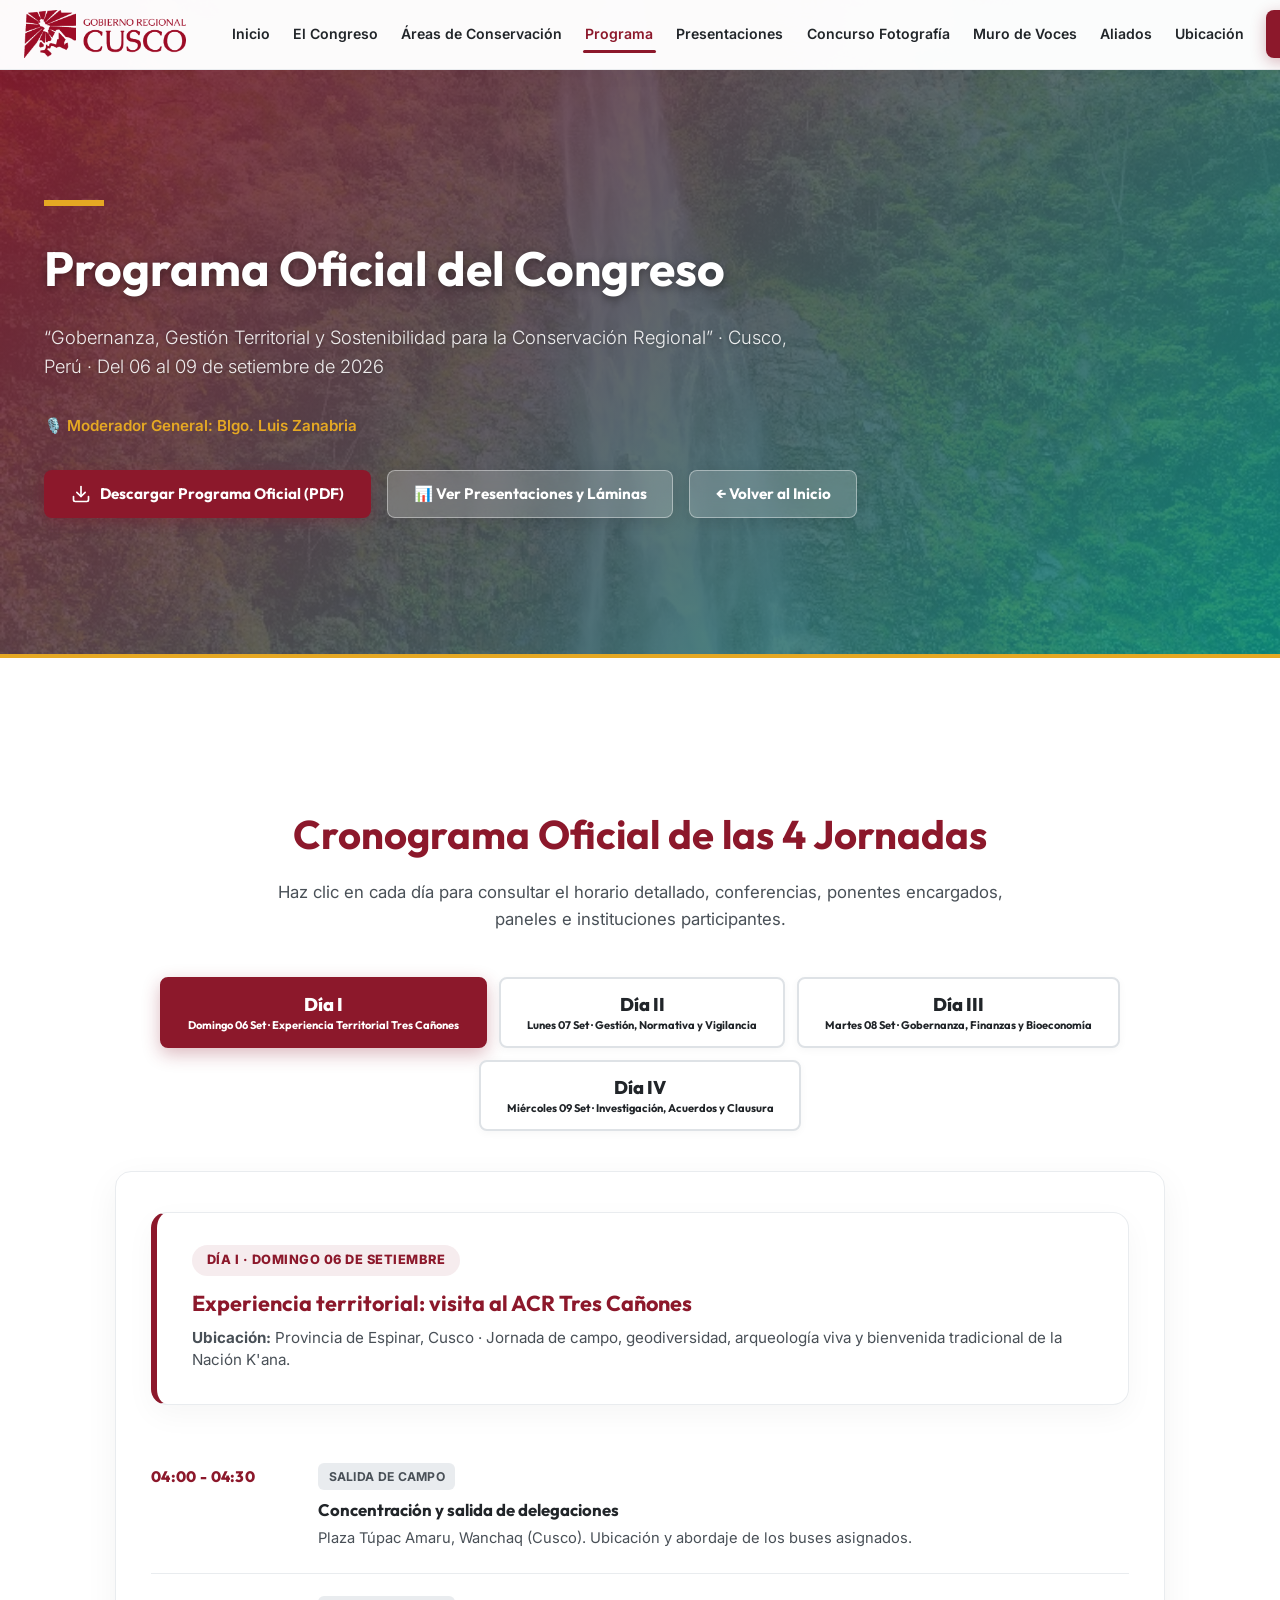
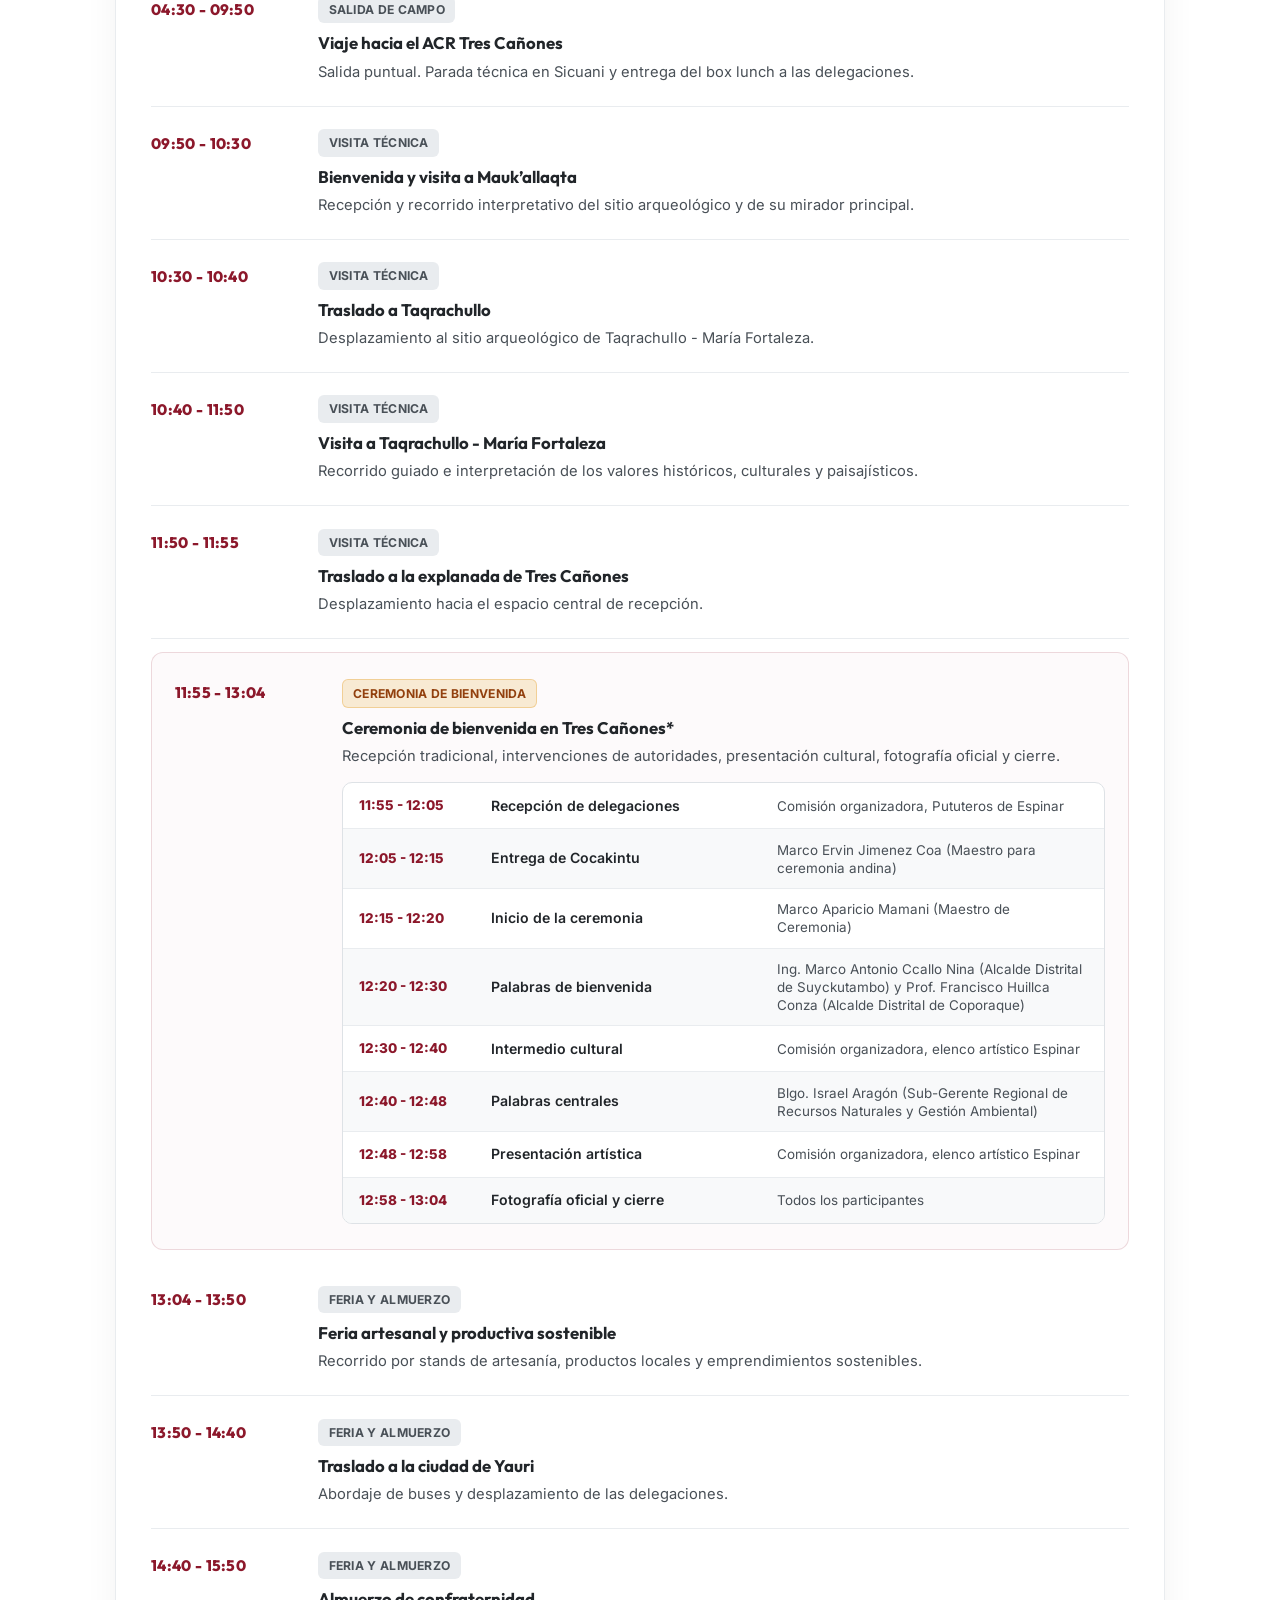
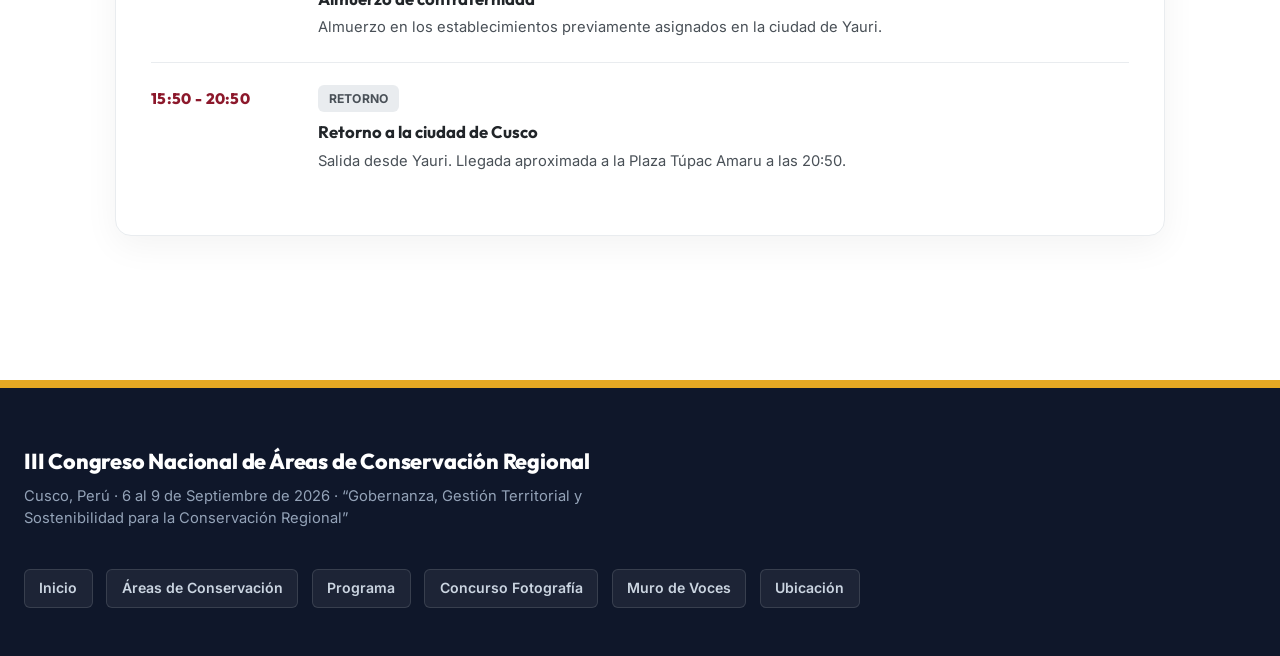
<file: programa.html>
<!DOCTYPE html>
<html lang="es">
<head>
    <meta charset="UTF-8">
    <meta name="viewport" content="width=device-width, initial-scale=1.0">
    <title>Programa Oficial · III Congreso Nacional de Áreas de Conservación Regional · Cusco 2026</title>
    <link rel="icon" type="image/png" href="logo_gore_cusco.png">
    <meta name="description" content="Programa oficial detallado con horarios, ponencias, ponentes, paneles e instituciones del III Congreso Nacional de Áreas de Conservación Regional en Cusco (06 al 09 de setiembre de 2026).">
    <link rel="preconnect" href="https://fonts.googleapis.com">
    <link rel="preconnect" href="https://fonts.gstatic.com" crossorigin>
    <link href="https://fonts.googleapis.com/css2?family=Inter:wght@300;400;500;600;700;800&family=Outfit:wght@400;600;700;800&display=swap" rel="stylesheet">
    <link rel="stylesheet" href="style.css">
</head>
<body>
    <!-- Navbar Institucional -->
    <nav class="navbar">
        <div class="nav-content">
            <a href="index.html" class="logo-link">
                <img src="logo_gore_cusco.png" alt="Gobierno Regional Cusco" class="nav-logo-gore">
            </a>
            
            <button class="mobile-nav-toggle" aria-label="Abrir menú de navegación">
                <span class="hamburger-bar"></span>
                <span class="hamburger-bar"></span>
                <span class="hamburger-bar"></span>
            </button>

                        <ul class="nav-links">
                <li><a href="index.html">Inicio</a></li>
                <li><a href="index.html#sobre">El Congreso</a></li>
                <li><a href="acrs.html">Áreas de Conservación</a></li>
                <li><a href="programa.html" class="active">Programa</a></li>
                <li><a href="presentaciones.html">Presentaciones</a></li>
                <li><a href="concurso-fotografia.html">Concurso Fotografía</a></li>
                <li><a href="opiniones.html">Muro de Voces</a></li>
                <li><a href="index.html#instituciones">Aliados</a></li>
                <li><a href="index.html#ubicacion">Ubicación</a></li>
                <li class="mobile-only-btn"><a href="programa.html" class="btn-primary">Ver Programa</a></li>
            </ul>

            <a href="programa.html" class="btn-primary nav-btn desktop-only">Ver Programa</a>
        </div>
    </nav>

    <!-- Header Banner Programa -->
    <header class="subpage-hero subpage-hero-programa">
        <div class="container reveal">
            <div class="inca-accent"></div>
            <h1>Programa Oficial del Congreso</h1>
            <p class="hero-subtitle">“Gobernanza, Gestión Territorial y Sostenibilidad para la Conservación Regional” · Cusco, Perú · Del 06 al 09 de setiembre de 2026</p>
            <p style="margin-top: 0.5rem; font-size: 0.95rem; color: var(--color-accent); font-weight: 600;">🎙️ Moderador General: Blgo. Luis Zanabria</p>
            
            <div class="hero-btn-group">
                <a href="programa_oficial_congreso_acr.pdf" download class="btn-primary">
                    <svg xmlns="http://www.w3.org/2000/svg" width="20" height="20" viewBox="0 0 24 24" fill="none" stroke="currentColor" stroke-width="2" stroke-linecap="round" stroke-linejoin="round"><path d="M21 15v4a2 2 0 0 1-2 2H5a2 2 0 0 1-2-2v-4"></path><polyline points="7 10 12 15 17 10"></polyline><line x1="12" y1="15" x2="12" y2="3"></line></svg>
                    <span>Descargar Programa Oficial (PDF)</span>
                </a>
                <a href="presentaciones.html" class="btn-secondary"><span>📊 Ver Presentaciones y Láminas</span></a>
                <a href="index.html" class="btn-secondary"><span>← Volver al Inicio</span></a>
            </div>
        </div>
    </header>

    <!-- Contenido Detallado del Programa -->
    <main class="program-page-section" style="padding: 4.5rem 0; background: var(--color-bg);">
        <div class="container">
            <div class="section-header center">
                <h2>Cronograma Oficial de las 4 Jornadas</h2>
                <p>Haz clic en cada día para consultar el horario detallado, conferencias, ponentes encargados, paneles e instituciones participantes.</p>
            </div>

            <!-- Botones de Pestañas (Días) -->
            <div class="tabs">
                <button class="tab-btn active" data-target="dia1">
                    <span style="font-size: 1.15rem; display: block; font-weight: 800;">Día I</span>
                    <small>Domingo 06 Set · Experiencia Territorial Tres Cañones</small>
                </button>
                <button class="tab-btn" data-target="dia2">
                    <span style="font-size: 1.15rem; display: block; font-weight: 800;">Día II</span>
                    <small>Lunes 07 Set · Gestión, Normativa y Vigilancia</small>
                </button>
                <button class="tab-btn" data-target="dia3">
                    <span style="font-size: 1.15rem; display: block; font-weight: 800;">Día III</span>
                    <small>Martes 08 Set · Gobernanza, Finanzas y Bioeconomía</small>
                </button>
                <button class="tab-btn" data-target="dia4">
                    <span style="font-size: 1.15rem; display: block; font-weight: 800;">Día IV</span>
                    <small>Miércoles 09 Set · Investigación, Acuerdos y Clausura</small>
                </button>
            </div>

            <!-- Panel de Contenidos -->
            <div class="tab-content" style="max-width: 1050px; margin: 0 auto;">
                
                <!-- ==========================================
                     DÍA I - DOMINGO 06 DE SETIEMBRE
                     ========================================== -->
                <div id="dia1" class="schedule-pane active">
                    <div class="day-overview-card">
                        <div class="day-overview-header">
                            <span class="day-badge">DÍA I · DOMINGO 06 DE SETIEMBRE</span>
                            <h3>Experiencia territorial: visita al ACR Tres Cañones</h3>
                            <p><strong>Ubicación:</strong> Provincia de Espinar, Cusco · Jornada de campo, geodiversidad, arqueología viva y bienvenida tradicional de la Nación K'ana.</p>
                        </div>
                    </div>

                    <!-- 1. Concentración y Salida -->
                    <div class="schedule-item">
                        <div class="time">04:00 - 04:30</div>
                        <div class="details">
                            <span class="schedule-block-tag">Salida de campo</span>
                            <h4>Concentración y salida de delegaciones</h4>
                            <p>Plaza Túpac Amaru, Wanchaq (Cusco). Ubicación y abordaje de los buses asignados.</p>
                        </div>
                    </div>

                    <div class="schedule-item">
                        <div class="time">04:30 - 09:50</div>
                        <div class="details">
                            <span class="schedule-block-tag">Salida de campo</span>
                            <h4>Viaje hacia el ACR Tres Cañones</h4>
                            <p>Salida puntual. Parada técnica en Sicuani y entrega del box lunch a las delegaciones.</p>
                        </div>
                    </div>

                    <!-- 2. Visita Técnica -->
                    <div class="schedule-item">
                        <div class="time">09:50 - 10:30</div>
                        <div class="details">
                            <span class="schedule-block-tag">Visita técnica</span>
                            <h4>Bienvenida y visita a Mauk’allaqta</h4>
                            <p>Recepción y recorrido interpretativo del sitio arqueológico y de su mirador principal.</p>
                        </div>
                    </div>

                    <div class="schedule-item">
                        <div class="time">10:30 - 10:40</div>
                        <div class="details">
                            <span class="schedule-block-tag">Visita técnica</span>
                            <h4>Traslado a Taqrachullo</h4>
                            <p>Desplazamiento al sitio arqueológico de Taqrachullo - María Fortaleza.</p>
                        </div>
                    </div>

                    <div class="schedule-item">
                        <div class="time">10:40 - 11:50</div>
                        <div class="details">
                            <span class="schedule-block-tag">Visita técnica</span>
                            <h4>Visita a Taqrachullo - María Fortaleza</h4>
                            <p>Recorrido guiado e interpretación de los valores históricos, culturales y paisajísticos.</p>
                        </div>
                    </div>

                    <div class="schedule-item">
                        <div class="time">11:50 - 11:55</div>
                        <div class="details">
                            <span class="schedule-block-tag">Visita técnica</span>
                            <h4>Traslado a la explanada de Tres Cañones</h4>
                            <p>Desplazamiento hacia el espacio central de recepción.</p>
                        </div>
                    </div>

                    <!-- 3. Ceremonia de Bienvenida -->
                    <div class="schedule-item highlight-schedule">
                        <div class="time">11:55 - 13:04</div>
                        <div class="details">
                            <span class="schedule-block-tag tag-ceremony">Ceremonia de bienvenida</span>
                            <h4>Ceremonia de bienvenida en Tres Cañones*</h4>
                            <p>Recepción tradicional, intervenciones de autoridades, presentación cultural, fotografía oficial y cierre.</p>
                            
                            <div class="program-subtable">
                                <div class="subtable-row">
                                    <span class="sub-time">11:55 - 12:05</span>
                                    <span class="sub-act">Recepción de delegaciones</span>
                                    <span class="sub-resp">Comisión organizadora, Pututeros de Espinar</span>
                                </div>
                                <div class="subtable-row">
                                    <span class="sub-time">12:05 - 12:15</span>
                                    <span class="sub-act">Entrega de Cocakintu</span>
                                    <span class="sub-resp">Marco Ervin Jimenez Coa (Maestro para ceremonia andina)</span>
                                </div>
                                <div class="subtable-row">
                                    <span class="sub-time">12:15 - 12:20</span>
                                    <span class="sub-act">Inicio de la ceremonia</span>
                                    <span class="sub-resp">Marco Aparicio Mamani (Maestro de Ceremonia)</span>
                                </div>
                                <div class="subtable-row">
                                    <span class="sub-time">12:20 - 12:30</span>
                                    <span class="sub-act">Palabras de bienvenida</span>
                                    <span class="sub-resp">Ing. Marco Antonio Ccallo Nina (Alcalde Distrital de Suyckutambo) y Prof. Francisco Huillca Conza (Alcalde Distrital de Coporaque)</span>
                                </div>
                                <div class="subtable-row">
                                    <span class="sub-time">12:30 - 12:40</span>
                                    <span class="sub-act">Intermedio cultural</span>
                                    <span class="sub-resp">Comisión organizadora, elenco artístico Espinar</span>
                                </div>
                                <div class="subtable-row">
                                    <span class="sub-time">12:40 - 12:48</span>
                                    <span class="sub-act">Palabras centrales</span>
                                    <span class="sub-resp">Blgo. Israel Aragón (Sub-Gerente Regional de Recursos Naturales y Gestión Ambiental)</span>
                                </div>
                                <div class="subtable-row">
                                    <span class="sub-time">12:48 - 12:58</span>
                                    <span class="sub-act">Presentación artística</span>
                                    <span class="sub-resp">Comisión organizadora, elenco artístico Espinar</span>
                                </div>
                                <div class="subtable-row">
                                    <span class="sub-time">12:58 - 13:04</span>
                                    <span class="sub-act">Fotografía oficial y cierre</span>
                                    <span class="sub-resp">Todos los participantes</span>
                                </div>
                            </div>
                        </div>
                    </div>

                    <!-- 4. Feria y Almuerzo -->
                    <div class="schedule-item">
                        <div class="time">13:04 - 13:50</div>
                        <div class="details">
                            <span class="schedule-block-tag">Feria y almuerzo</span>
                            <h4>Feria artesanal y productiva sostenible</h4>
                            <p>Recorrido por stands de artesanía, productos locales y emprendimientos sostenibles.</p>
                        </div>
                    </div>

                    <div class="schedule-item">
                        <div class="time">13:50 - 14:40</div>
                        <div class="details">
                            <span class="schedule-block-tag">Feria y almuerzo</span>
                            <h4>Traslado a la ciudad de Yauri</h4>
                            <p>Abordaje de buses y desplazamiento de las delegaciones.</p>
                        </div>
                    </div>

                    <div class="schedule-item">
                        <div class="time">14:40 - 15:50</div>
                        <div class="details">
                            <span class="schedule-block-tag">Feria y almuerzo</span>
                            <h4>Almuerzo de confraternidad</h4>
                            <p>Almuerzo en los establecimientos previamente asignados en la ciudad de Yauri.</p>
                        </div>
                    </div>

                    <!-- 5. Retorno -->
                    <div class="schedule-item">
                        <div class="time">15:50 - 20:50</div>
                        <div class="details">
                            <span class="schedule-block-tag">Retorno</span>
                            <h4>Retorno a la ciudad de Cusco</h4>
                            <p>Salida desde Yauri. Llegada aproximada a la Plaza Túpac Amaru a las 20:50.</p>
                        </div>
                    </div>
                </div>

                <!-- ==========================================
                     DÍA II - LUNES, 07 DE SETIEMBRE
                     ========================================== -->
                <div id="dia2" class="schedule-pane">
                    <div class="day-overview-card">
                        <div class="day-overview-header">
                            <span class="day-badge">DÍA II · LUNES, 07 DE SETIEMBRE</span>
                            <h3>Gestión Institucional, Marco Normativo y Vigilancia Territorial</h3>
                            <p><strong>Sede:</strong> Sala Ollantaytambo · Centro de Convenciones de la Municipalidad Provincial de Cusco.</p>
                        </div>
                    </div>

                    <!-- 1. Registro -->
                    <div class="schedule-item">
                        <div class="time">08:00 - 08:30</div>
                        <div class="details">
                            <span class="schedule-block-tag">Registro</span>
                            <h4>Registro y acreditación de las delegaciones</h4>
                            <p>Ingreso principal de la Sala Ollantaytambo.</p>
                        </div>
                    </div>

                    <div class="schedule-item">
                        <div class="time">08:30 - 09:00</div>
                        <div class="details">
                            <span class="schedule-block-tag">Registro</span>
                            <h4>Ingreso y ubicación de delegaciones y autoridades</h4>
                            <p>Equipo de protocolo y proyección de material audiovisual del Congreso.</p>
                        </div>
                    </div>

                    <!-- 2. Ceremonia de Inauguración -->
                    <div class="schedule-item highlight-schedule">
                        <div class="time">09:00 - 10:10</div>
                        <div class="details">
                            <span class="schedule-block-tag tag-ceremony">Ceremonia de inauguración</span>
                            <h4>Actos Protocolares e Inauguración Oficial del Congreso</h4>
                            
                            <div class="program-subtable">
                                <div class="subtable-row">
                                    <span class="sub-time">09:00 - 09:08</span>
                                    <span class="sub-act">Himno Nacional del Perú e Himno al Cusco</span>
                                    <span class="sub-resp">Soprano y banda de músicos de la I. E. Educandas</span>
                                </div>
                                <div class="subtable-row">
                                    <span class="sub-time">09:08 - 09:15</span>
                                    <span class="sub-act">Intermedio artístico: danza K’achampa</span>
                                    <span class="sub-resp">Estudiantes del nivel inicial de la I. E. San Francisco de Asís</span>
                                </div>
                                <div class="subtable-row">
                                    <span class="sub-time">09:15 - 09:20</span>
                                    <span class="sub-act">Palabras de bienvenida</span>
                                    <span class="sub-resp"><strong>Blgo. José Luis Mancilla Quispe</strong> (Gerente regional de Recursos Naturales y Gestión Ambiental del GORE Cusco)</span>
                                </div>
                                <div class="subtable-row">
                                    <span class="sub-time">09:20 - 09:35</span>
                                    <span class="sub-act">Palabras de saludo</span>
                                    <span class="sub-resp">
                                        • <strong>Ing. José Carlos Nieto</strong> – Presidente Ejecutivo SERNANP<br>
                                        • <strong>Abg. Gilia Ninfa Gutierrez Ayala</strong> – Gobernadora regional de Moquegua<br>
                                        • <strong>Antrop. Vladimiro Huaroc Portocarrero</strong> – Ministro del Ambiente
                                    </span>
                                </div>
                                <div class="subtable-row">
                                    <span class="sub-time">09:35 - 09:40</span>
                                    <span class="sub-act">Intermedio musical</span>
                                    <span class="sub-resp">Danza Tupay</span>
                                </div>
                                <div class="subtable-row">
                                    <span class="sub-time">09:40 - 09:50</span>
                                    <span class="sub-act">Inauguración oficial del Congreso</span>
                                    <span class="sub-resp"><strong>Ing. Werner Máximo Salcedo Álvarez</strong> (Gobernador Regional de Cusco)</span>
                                </div>
                                <div class="subtable-row">
                                    <span class="sub-time">09:50 - 10:00</span>
                                    <span class="sub-act">Ceremonia andina</span>
                                    <span class="sub-resp">“Pachamama: raíz que nos une, futuro que sembramos juntos”. Representación del Inca y la Coya.</span>
                                </div>
                                <div class="subtable-row">
                                    <span class="sub-time">10:00 - 10:05</span>
                                    <span class="sub-act">Entrega de presentes</span>
                                    <span class="sub-resp">Comisión Organizadora</span>
                                </div>
                                <div class="subtable-row">
                                    <span class="sub-time">10:05 - 10:10</span>
                                    <span class="sub-act">Foto oficial</span>
                                    <span class="sub-resp">Todos los participantes</span>
                                </div>
                            </div>
                        </div>
                    </div>

                    <!-- 3. Visión nacional y fortalecimiento de las ACR -->
                    <div class="schedule-item">
                        <div class="time">10:10 - 10:15</div>
                        <div class="details">
                            <span class="schedule-block-tag">Visión nacional y fortalecimiento</span>
                            <h4>Palabras de saludo</h4>
                            <div class="speaker-pill">
                                <span class="speaker-name">👤 Dr. Mabel Gálvez Gálvez</span>
                                <span class="speaker-inst">🏢 Secretaría Técnica de la Asamblea Nacional de Gobiernos Regionales (ANGR)</span>
                            </div>
                        </div>
                    </div>

                    <div class="schedule-item">
                        <div class="time">10:15 - 10:20</div>
                        <div class="details">
                            <span class="schedule-block-tag">Visión nacional y fortalecimiento</span>
                            <h4>Presentación de objetivos y contenido del congreso</h4>
                            <div class="speaker-pill">
                                <span class="speaker-name">👤 Blga. Marcela Moreno Herrera</span>
                            </div>
                        </div>
                    </div>

                    <div class="schedule-item">
                        <div class="time">10:20 - 10:32</div>
                        <div class="details">
                            <span class="schedule-block-tag tag-magistral">Ponencia magistral</span>
                            <h4>Las ACR en el Perú - estado situacional, avances normativos posteriores a la declaración de Cajamarca y desafíos pendientes</h4>
                            <div class="speaker-pill">
                                <span class="speaker-name">👤 Ing. Edder Miguel Neyra Jaico</span>
                                <span class="speaker-inst">🏢 Gobierno Regional Cajamarca</span>
                            </div>
                        </div>
                    </div>

                    <div class="schedule-item">
                        <div class="time">10:32 - 10:42</div>
                        <div class="details">
                            <span class="schedule-block-tag">Diálogo</span>
                            <h4>Preguntas del público</h4>
                            <p>Interacción y consultas con los participantes.</p>
                        </div>
                    </div>

                    <div class="schedule-item break-item">
                        <div class="time">10:42 - 11:00</div>
                        <div class="details">
                            <span class="schedule-block-tag tag-break">Coffee Break</span>
                            <h4>Coffee break</h4>
                            <p>Patio principal.</p>
                        </div>
                    </div>

                    <!-- 4. Fortalecimiento institucional: marco normativo -->
                    <div class="schedule-item">
                        <div class="time">11:00 - 11:05</div>
                        <div class="details">
                            <span class="schedule-block-tag">Fortalecimiento institucional</span>
                            <h4>Apertura del bloque</h4>
                            <p>Presentación del bloque y participantes.</p>
                        </div>
                    </div>

                    <div class="schedule-item">
                        <div class="time">11:05 - 11:17</div>
                        <div class="details">
                            <span class="schedule-block-tag">Fortalecimiento institucional</span>
                            <h4>Ponencia: Marco normativo de las ACR: retos y propuestas para su mejora e implementación</h4>
                            <div class="speaker-pill">
                                <span class="speaker-name">👤 Abg. Stefany Carrasco Arellano</span>
                                <span class="speaker-inst">🏢 SERNANP</span>
                            </div>
                        </div>
                    </div>

                    <div class="schedule-item">
                        <div class="time">11:17 - 11:29</div>
                        <div class="details">
                            <span class="schedule-block-tag">Fortalecimiento institucional</span>
                            <h4>Ponencia: Instrumentos normativos para fortalecer la gestión de las ACR</h4>
                            <div class="speaker-pill">
                                <span class="speaker-name">👤 Ing. Luis Cáceres Del Aguila</span>
                                <span class="speaker-inst">🏢 Gobierno Regional de Loreto</span>
                            </div>
                        </div>
                    </div>

                    <div class="schedule-item">
                        <div class="time">11:29 - 11:41</div>
                        <div class="details">
                            <span class="schedule-block-tag">Fortalecimiento institucional</span>
                            <h4>Ponencia: Guía orientadora para la gestión de las ACR</h4>
                            <div class="speaker-pill">
                                <span class="speaker-name">👤 Blgo. Edgar Eduardo Vicuña Miñano</span>
                                <span class="speaker-inst">🏢 SERNANP</span>
                            </div>
                        </div>
                    </div>

                    <div class="schedule-item">
                        <div class="time">11:41 - 11:53</div>
                        <div class="details">
                            <span class="schedule-block-tag">Fortalecimiento institucional</span>
                            <h4>Ponencia: PAS: herramienta para fortalecer la gestión efectiva</h4>
                            <div class="speaker-pill">
                                <span class="speaker-name">👤 Ing. Teresita Jesús López Díaz</span>
                                <span class="speaker-inst">🏢 Gobierno Regional de Amazonas</span>
                            </div>
                        </div>
                    </div>

                    <div class="schedule-item">
                        <div class="time">11:53 - 11:55</div>
                        <div class="details">
                            <span class="schedule-block-tag">Instalación</span>
                            <h4>Instalación de panel</h4>
                        </div>
                    </div>

                    <!-- Panel Fortalecimiento Institucional -->
                    <div class="schedule-item highlight-panel">
                        <div class="time">11:56 - 12:55</div>
                        <div class="details">
                            <span class="schedule-block-tag tag-panel">Panel de debate</span>
                            <h4>Panel: ¿Qué ajustes normativos e institucionales requieren las ACR?</h4>
                            
                            <div class="panel-box">
                                <div class="panel-title">👥 Integrantes del Panel:</div>
                                <ul class="panel-members-list">
                                    <li><strong>Abg. Stefany Carrasco Arellano</strong> <span class="inst">· SERNANP</span></li>
                                    <li><strong>Ing. Luis Cáceres Del Aguila</strong> <span class="inst">· Gobierno Regional de Loreto</span></li>
                                    <li><strong>Ing. Teresita Jesús López Díaz</strong> <span class="inst">· Gobierno Regional de Amazonas</span></li>
                                    <li><strong>Abg. Silvana Baldovino</strong> <span class="inst">· SPDA</span></li>
                                    <li><strong>Abg. Alan Sánchez</strong> <span class="inst">· NCI</span></li>
                                    <li><strong>Abg. Américo Gonzales</strong> <span class="inst">· Gobierno Regional de Cusco</span></li>
                                </ul>
                            </div>
                        </div>
                    </div>

                    <div class="schedule-item">
                        <div class="time">12:55 - 13:00</div>
                        <div class="details">
                            <span class="schedule-block-tag">Síntesis</span>
                            <h4>Síntesis del bloque</h4>
                        </div>
                    </div>

                    <div class="schedule-item break-item">
                        <div class="time">13:00 - 14:30</div>
                        <div class="details">
                            <span class="schedule-block-tag tag-break">Almuerzo</span>
                            <h4>Almuerzo</h4>
                        </div>
                    </div>

                    <!-- 5. Vigilancia, control y gestión de amenazas -->
                    <div class="schedule-item">
                        <div class="time">14:30 - 14:35</div>
                        <div class="details">
                            <span class="schedule-block-tag">Vigilancia y control</span>
                            <h4>Apertura del bloque</h4>
                            <p>Presentación del bloque y participantes.</p>
                        </div>
                    </div>

                    <div class="schedule-item">
                        <div class="time">14:35 - 14:47</div>
                        <div class="details">
                            <span class="schedule-block-tag">Vigilancia y control</span>
                            <h4>Ponencia: Acciones de control y respuesta frente a la tala ilegal y la deforestación</h4>
                            <div class="speaker-pill">
                                <span class="speaker-name">👤 Ing. Jorge Luis Chuma Iglesias</span>
                                <span class="speaker-inst">🏢 Gobierno Regional de San Martín</span>
                            </div>
                        </div>
                    </div>

                    <div class="schedule-item">
                        <div class="time">14:47 - 14:59</div>
                        <div class="details">
                            <span class="schedule-block-tag">Vigilancia y control</span>
                            <h4>Ponencia: Patrullajes especiales frente a la minería ilegal</h4>
                            <div class="speaker-pill">
                                <span class="speaker-name">👤 Ing. Luis Augusto Garrido</span>
                                <span class="speaker-inst">🏢 ACR Bosque Montano de Carpish · Gobierno Regional de Huánuco</span>
                            </div>
                        </div>
                    </div>

                    <div class="schedule-item">
                        <div class="time">14:59 - 15:11</div>
                        <div class="details">
                            <span class="schedule-block-tag">Vigilancia y control</span>
                            <h4>Ponencia: Tecnologías aplicadas al monitoreo, vigilancia y control territorial en las ACR</h4>
                            <div class="speaker-pill">
                                <span class="speaker-name">👤 Ing. Luis Gallegos Chacon</span>
                                <span class="speaker-inst">🏢 GFP Subnacional</span>
                            </div>
                        </div>
                    </div>

                    <div class="schedule-item">
                        <div class="time">15:11 - 15:23</div>
                        <div class="details">
                            <span class="schedule-block-tag">Vigilancia y control</span>
                            <h4>Ponencia: Perspectivas nacionales para la gestión de amenazas de la biodiversidad</h4>
                            <div class="speaker-pill">
                                <span class="speaker-name">👤 Blgo. Mirbel Alberto Epiquién Rivera</span>
                                <span class="speaker-inst">🏢 Director General de Diversidad Biológica del MINAM</span>
                            </div>
                        </div>
                    </div>

                    <div class="schedule-item">
                        <div class="time">15:23 - 15:28</div>
                        <div class="details">
                            <span class="schedule-block-tag">Instalación</span>
                            <h4>Instalación del panel</h4>
                            <p>Presentación de panelistas y pregunta orientadora.</p>
                        </div>
                    </div>

                    <!-- Panel Vigilancia y Control -->
                    <div class="schedule-item highlight-panel">
                        <div class="time">15:28 - 16:15</div>
                        <div class="details">
                            <span class="schedule-block-tag tag-panel">Panel de debate</span>
                            <h4>Panel: ¿Cómo fortalecer la vigilancia y respuesta frente a amenazas?</h4>
                            
                            <div class="panel-box">
                                <div class="panel-title">👥 Integrantes del Panel:</div>
                                <ul class="panel-members-list">
                                    <li><strong>Ing. Jorge Luis Chuma Iglesias</strong> <span class="inst">· Gobierno Regional de San Martín</span></li>
                                    <li><strong>Ing. Luis Augusto Garrido</strong> <span class="inst">· Gobierno Regional de Huánuco</span></li>
                                    <li><strong>Ing. Luis Gallegos Chacon</strong> <span class="inst">· GFP Subnacional</span></li>
                                    <li><strong>Blgo. Deyvis Huamán</strong> <span class="inst">· SERNANP</span></li>
                                    <li><strong>Blga. Guissela Juana Zans Romaní</strong> <span class="inst">· SERFOR</span></li>
                                </ul>
                            </div>
                        </div>
                    </div>

                    <div class="schedule-item">
                        <div class="time">16:15 - 16:30</div>
                        <div class="details">
                            <span class="schedule-block-tag">Síntesis</span>
                            <h4>Conclusiones y síntesis de la jornada</h4>
                        </div>
                    </div>

                    <!-- Actividades Culturales -->
                    <div class="schedule-item">
                        <div class="time">16:30 - 16:40</div>
                        <div class="details">
                            <span class="schedule-block-tag">Traslado</span>
                            <h4>Traslado al patio principal</h4>
                        </div>
                    </div>

                    <div class="schedule-item">
                        <div class="time">16:40 - 17:30</div>
                        <div class="details">
                            <span class="schedule-block-tag tag-ceremony">Confraternidad</span>
                            <h4>Cóctel de bienvenida</h4>
                            <p>Patio principal.</p>
                        </div>
                    </div>

                                        <div class="schedule-item highlight-schedule" id="noche-cultural-item">
                        <div class="time">17:30 - 19:10</div>
                        <div class="details">
                            <span class="schedule-block-tag tag-ceremony">Espacios complementarios</span>
                            <h4>Noche Cultural e Identidad Territorial</h4>
                            <p>Patio Principal, Municipalidad Provincial del Cusco (MPC) · Apertura sinfónica, proyecciones institucionales y danzas tradicionales.</p>
                            
                            <button type="button" class="btn-toggle-cultural" id="btn-toggle-noche-cultural" aria-expanded="false">
                                <span class="btn-cultural-icon">🎭</span>
                                <span class="btn-cultural-text">Ver programa detallado de la Noche Cultural</span>
                                <span class="btn-cultural-chevron">▾</span>
                            </button>

                            <div class="cultural-mini-program" id="cultural-mini-program">
                                <div class="cultural-timeline-container">
                                    <div class="cultural-sub-item">
                                        <div class="cultural-sub-time">17:30 - 18:00</div>
                                        <div class="cultural-sub-details">
                                            <span class="schedule-block-tag tag-ceremony">Apertura Sinfónica</span>
                                            <h5>Apertura de la Noche Cultural</h5>
                                            <p>Concierto de gala y bienvenida musical a las delegaciones de todas las regiones.</p>
                                            <div class="speaker-pill">
                                                <span class="speaker-name">🎵 Orquesta Sinfónica de la UAC</span>
                                                <span class="speaker-inst">Universidad Andina del Cusco</span>
                                            </div>
                                        </div>
                                    </div>

                                    <div class="cultural-sub-item">
                                        <div class="cultural-sub-time">18:00 - 18:30</div>
                                        <div class="cultural-sub-details">
                                            <span class="schedule-block-tag tag-magistral">Proyección Audiovisual</span>
                                            <h5>Proyección de video institucional</h5>
                                            <div class="cultural-video-pill">
                                                <span class="video-tag">🎬 Video Institucional GORE Cusco</span>
                                                <span class="video-quote">“Áreas de Conservación Regional: naturaleza que protege nuestro presente y construye nuestro futuro”</span>
                                            </div>
                                        </div>
                                    </div>

                                    <div class="cultural-sub-item">
                                        <div class="cultural-sub-time">18:30 - 18:40</div>
                                        <div class="cultural-sub-details">
                                            <span class="schedule-block-tag tag-magistral">Proyección Audiovisual</span>
                                            <h5>Proyección del video nacional de las ACR del Perú</h5>
                                            <p>Presentación de la diversidad biológica, identidad territorial y experiencias exitosas de conservación impulsadas desde los gobiernos regionales.</p>
                                        </div>
                                    </div>

                                    <div class="cultural-sub-item">
                                        <div class="cultural-sub-time">18:40 - 19:10</div>
                                        <div class="cultural-sub-details">
                                            <span class="schedule-block-tag tag-panel">Danzas y Tradición</span>
                                            <h5>Presentación artística y activación cultural</h5>
                                            <p>Muestra folclórica en vivo con danzas representativas de la identidad cultural y territorial:</p>
                                            <div class="cultural-dances-grid">
                                                <div class="cultural-dance-card">
                                                    <span class="dance-icon">🎭</span>
                                                    <span class="dance-name">Ccatcca Pukllay</span>
                                                </div>
                                                <div class="cultural-dance-card">
                                                    <span class="dance-icon">🎭</span>
                                                    <span class="dance-name">Sarge</span>
                                                </div>
                                                <div class="cultural-dance-card">
                                                    <span class="dance-icon">🎭</span>
                                                    <span class="dance-name">Sonqonakuy</span>
                                                </div>
                                                <div class="cultural-dance-card">
                                                    <span class="dance-icon">🎭</span>
                                                    <span class="dance-name">Batiorem</span>
                                                </div>
                                                <div class="cultural-dance-card">
                                                    <span class="dance-icon">🎭</span>
                                                    <span class="dance-name">Estampa Paucartambina</span>
                                                </div>
                                            </div>
                                        </div>
                                    </div>
                                </div>
                            </div>
                        </div>
                    </div>
                </div>

                                <!-- ==========================================
                     DÍA III - MARTES, 08 DE SETIEMBRE
                     ========================================== -->
                <div id="dia3" class="schedule-pane">
                    <div class="day-overview-card">
                        <div class="day-overview-header">
                            <span class="day-badge">DÍA III · MARTES, 08 DE SETIEMBRE</span>
                            <h3>Gobernanza Territorial, Sostenibilidad Financiera, Bioeconomía y Declaración del Cusco</h3>
                            <p><strong>Sede:</strong> Sala Ollantaytambo · Centro de Convenciones de la Municipalidad Provincial de Cusco.</p>
                        </div>
                    </div>

                    <!-- 1. Registro -->
                    <div class="schedule-item">
                        <div class="time">08:00 - 08:30</div>
                        <div class="details">
                            <span class="schedule-block-tag">Registro</span>
                            <h4>Registro y acreditación de las delegaciones</h4>
                            <p>Ingreso principal de la Sala Ollantaytambo.</p>
                        </div>
                    </div>

                    <!-- 2. Gobernanza territorial -->
                    <div class="schedule-item">
                        <div class="time">08:30 - 08:40</div>
                        <div class="details">
                            <span class="schedule-block-tag">Gobernanza territorial</span>
                            <h4>Resumen del Día 2</h4>
                            <p>A cargo del facilitador.</p>
                        </div>
                    </div>

                    <div class="schedule-item">
                        <div class="time">08:40 - 08:55</div>
                        <div class="details">
                            <span class="schedule-block-tag tag-magistral">Conferencia magistral</span>
                            <h4>Conferencia magistral: El rol orientador del Plan Director: Conectividad funcional y mosaicos de conservación y desarrollo</h4>
                            <div class="speaker-pill">
                                <span class="speaker-name">👤 Blgo. Francisco Lozano Pérez</span>
                                <span class="speaker-inst">🏢 SERNANP</span>
                            </div>
                        </div>
                    </div>

                    <div class="schedule-item">
                        <div class="time">08:55 - 09:07</div>
                        <div class="details">
                            <span class="schedule-block-tag">Gobernanza territorial</span>
                            <h4>Ponencia: Articulación entre gobiernos regionales, gobiernos locales y actores del territorio para la gestión de las ACR</h4>
                            <div class="speaker-pill">
                                <span class="speaker-name">👤 Ing. Raúl Cevallos Encalada</span>
                                <span class="speaker-inst">🏢 Gobierno Regional de Piura</span>
                            </div>
                        </div>
                    </div>

                    <div class="schedule-item">
                        <div class="time">09:07 - 09:19</div>
                        <div class="details">
                            <span class="schedule-block-tag">Gobernanza territorial</span>
                            <h4>Ponencia: Sistemas Regionales de Conservación como instrumento de gobernanza</h4>
                            <div class="speaker-pill">
                                <span class="speaker-name">👤 Ing. Luis Augusto Garrido</span>
                                <span class="speaker-inst">🏢 Gobierno Regional de Huánuco</span>
                            </div>
                        </div>
                    </div>

                    <div class="schedule-item">
                        <div class="time">09:19 - 09:31</div>
                        <div class="details">
                            <span class="schedule-block-tag">Gobernanza territorial</span>
                            <h4>Ponencia: Gobernanza de aguas transfronterizas: lecciones aprendidas y oportunidades para fortalecer la gestión integrada del territorio y la cooperación entre regiones y países</h4>
                            <div class="speaker-pill">
                                <span class="speaker-name">👤 Lic. Marcelo Ordóñez Rodas</span>
                                <span class="speaker-inst">🏢 Protos Andes Perú</span>
                            </div>
                        </div>
                    </div>

                    <div class="schedule-item">
                        <div class="time">09:31 - 09:36</div>
                        <div class="details">
                            <span class="schedule-block-tag">Gobernanza territorial</span>
                            <h4>Instalación del panel</h4>
                            <p>Presentación de panelistas y pregunta orientadora.</p>
                        </div>
                    </div>

                    <!-- Panel Gobernanza Territorial -->
                    <div class="schedule-item highlight-panel">
                        <div class="time">09:36 - 10:15</div>
                        <div class="details">
                            <span class="schedule-block-tag tag-panel">Panel de debate</span>
                            <h4>Panel: ¿Cómo fortalecer la gobernanza territorial para consolidar las ACR?</h4>
                            
                            <div class="panel-box">
                                <div class="panel-title">👥 Integrantes del Panel:</div>
                                <ul class="panel-members-list">
                                    <li><strong>Ing. Raúl Cevallos Encalada</strong> <span class="inst">· Gobierno Regional de Piura</span></li>
                                    <li><strong>Abog. Alan Sanchez</strong> <span class="inst">· Naturaleza y Conservación Internacional (NCI)</span></li>
                                    <li><strong>Lic. Marcelo Ordóñez Rodas</strong> <span class="inst">· Protos Andes Perú</span></li>
                                    <li><strong>Blgo. Francisco Lozano Pérez</strong> <span class="inst">· SERNANP</span></li>
                                </ul>
                            </div>
                        </div>
                    </div>

                    <div class="schedule-item">
                        <div class="time">10:15 - 10:20</div>
                        <div class="details">
                            <span class="schedule-block-tag">Gobernanza territorial</span>
                            <h4>Síntesis de bloque</h4>
                            <p>Principales conclusiones y reflexiones.</p>
                        </div>
                    </div>

                    <div class="schedule-item break-item">
                        <div class="time">10:20 - 10:35</div>
                        <div class="details">
                            <span class="schedule-block-tag tag-break">Coffee Break</span>
                            <h4>Coffee break</h4>
                            <p>Patio principal.</p>
                        </div>
                    </div>

                    <!-- 3. Sostenibilidad económica y financiera -->
                    <div class="schedule-item">
                        <div class="time">10:35 - 10:40</div>
                        <div class="details">
                            <span class="schedule-block-tag">Sostenibilidad financiera</span>
                            <h4>Apertura del bloque</h4>
                            <p>Presentación del bloque y participantes.</p>
                        </div>
                    </div>

                    <div class="schedule-item">
                        <div class="time">10:40 - 10:52</div>
                        <div class="details">
                            <span class="schedule-block-tag">Sostenibilidad financiera</span>
                            <h4>Ponencia: Avances en la conservación y sostenibilidad financiera de las Áreas de Conservación Regional</h4>
                            <div class="speaker-pill">
                                <span class="speaker-name">👤 Ing. Ronald Catpo</span>
                                <span class="speaker-inst">🏢 ACCA</span>
                            </div>
                        </div>
                    </div>

                    <div class="schedule-item">
                        <div class="time">10:52 - 11:10</div>
                        <div class="details">
                            <span class="schedule-block-tag">Sostenibilidad financiera</span>
                            <h4>Ponencia: Experiencias MERESE en el ACR Cordillera Escalera - Región San Martín</h4>
                            <div class="speaker-pill">
                                <span class="speaker-name">👤 Ing. César A. Bardalez Pizarro</span>
                                <span class="speaker-inst">🏢 Gobierno Regional de San Martín</span>
                            </div>
                        </div>
                    </div>

                    <div class="schedule-item">
                        <div class="time">11:10 - 11:22</div>
                        <div class="details">
                            <span class="schedule-block-tag">Sostenibilidad financiera</span>
                            <h4>Ponencia: Estrategia de sostenibilidad financiera en el Área de Conservación Regional Choquequirao</h4>
                            <div class="speaker-pill">
                                <span class="speaker-name">👤 Lic. Harol Miguel Alagón Huamán</span>
                                <span class="speaker-inst">🏢 Gobierno Regional de Cusco</span>
                            </div>
                        </div>
                    </div>

                    <div class="schedule-item">
                        <div class="time">11:22 - 11:34</div>
                        <div class="details">
                            <span class="schedule-block-tag">Sostenibilidad financiera</span>
                            <h4>Ponencia: Créditos de naturaleza: Un mecanismo potencial para la sostenibilidad financiera de las Áreas de Conservación Regional</h4>
                            <div class="speaker-pill">
                                <span class="speaker-name">👤 Blgo. Jorge Gaviria</span>
                                <span class="speaker-inst">🏢 Conservación Internacional Perú</span>
                            </div>
                        </div>
                    </div>

                    <div class="schedule-item">
                        <div class="time">11:34 - 11:46</div>
                        <div class="details">
                            <span class="schedule-block-tag">Sostenibilidad financiera</span>
                            <h4>Ponencia: El rol del modelo de gestión efectiva para identificar correctamente la brecha financiera de las ACR</h4>
                            <div class="speaker-pill">
                                <span class="speaker-name">👤 Lic. Luis Alfaro Lozano</span>
                                <span class="speaker-inst">🏢 SERNANP / PROFONANPE</span>
                            </div>
                        </div>
                    </div>

                    <div class="schedule-item">
                        <div class="time">11:46 - 11:51</div>
                        <div class="details">
                            <span class="schedule-block-tag">Sostenibilidad financiera</span>
                            <h4>Instalación del panel</h4>
                            <p>Presentación de panelistas y pregunta orientadora.</p>
                        </div>
                    </div>

                    <!-- Panel Sostenibilidad Financiera -->
                    <div class="schedule-item highlight-panel">
                        <div class="time">11:51 - 12:45</div>
                        <div class="details">
                            <span class="schedule-block-tag tag-panel">Panel de debate</span>
                            <h4>Panel: Mecanismos innovadores para la sostenibilidad financiera</h4>
                            
                            <div class="panel-box">
                                <div class="panel-title">👥 Integrantes del Panel:</div>
                                <ul class="panel-members-list">
                                    <li><strong>Ing. Ronald Catpo</strong> <span class="inst">· ACCA</span></li>
                                    <li><strong>Ing. César A. Bardalez Pizarro</strong> <span class="inst">· Gobierno Regional de San Martín</span></li>
                                    <li><strong>Lic. Luis Alfaro Lozano</strong> <span class="inst">· Profonanpe</span></li>
                                    <li><strong>Ing. Luis Espinel</strong> <span class="inst">· Conservation International</span></li>
                                    <li><strong>Blga. Margarita Medina Müller</strong> <span class="inst">· Andes Amazon Fund (AAF)</span></li>
                                    <li><strong>Eco. Marco Antonio Otárola Guerrero</strong> <span class="inst">· MINAM</span></li>
                                    <li><strong>Ing. Denisse Cotrina Escalante</strong> <span class="inst">· Pronaturaleza</span></li>
                                </ul>
                            </div>
                        </div>
                    </div>

                    <div class="schedule-item">
                        <div class="time">12:45 - 13:00</div>
                        <div class="details">
                            <span class="schedule-block-tag">Sostenibilidad financiera</span>
                            <h4>Síntesis del bloque</h4>
                            <p>Principales conclusiones y acuerdos.</p>
                        </div>
                    </div>

                    <div class="schedule-item break-item">
                        <div class="time">13:00 - 14:30</div>
                        <div class="details">
                            <span class="schedule-block-tag tag-break">Almuerzo</span>
                            <h4>Almuerzo</h4>
                            <p>Espacio libre para coordinaciones y almuerzo.</p>
                        </div>
                    </div>

                    <!-- 4. Cooperación internacional -->
                    <div class="schedule-item">
                        <div class="time">14:30 - 14:35</div>
                        <div class="details">
                            <span class="schedule-block-tag">Cooperación internacional</span>
                            <h4>Apertura del bloque</h4>
                            <p>Presentación del bloque y participantes.</p>
                        </div>
                    </div>

                    <div class="schedule-item highlight-panel">
                        <div class="time">14:35 - 15:10</div>
                        <div class="details">
                            <span class="schedule-block-tag tag-panel">Foro de Cooperación</span>
                            <h4>Foro de Cooperación: Oportunidades para fortalecer las ACR</h4>
                            
                            <div class="panel-box">
                                <div class="panel-title">👥 Panelistas del Foro:</div>
                                <ul class="panel-members-list">
                                    <li><strong>Ing. Ronald Catpo</strong> <span class="inst">· ACCA</span></li>
                                    <li><strong>Abg. Gonzalo Varillas Cueto</strong> <span class="inst">· Pronaturaleza</span></li>
                                    <li><strong>Eco. Carlos Vargas Mas</strong> <span class="inst">· GFP Subnacional</span></li>
                                    <li><strong>Ing. Luis Espinel</strong> <span class="inst">· Conservation International</span></li>
                                    <li><strong>Abg. Lorena Durand</strong> <span class="inst">· Profonanpe</span></li>
                                    <li><strong>Lic. Daniela Pogliani</strong> <span class="inst">· San Diego Zoo Wildlife Alliance Perú</span></li>
                                </ul>
                            </div>
                        </div>
                    </div>

                    <div class="schedule-item">
                        <div class="time">15:10 - 15:15</div>
                        <div class="details">
                            <span class="schedule-block-tag">Cooperación internacional</span>
                            <h4>Síntesis de bloque</h4>
                            <p>Conclusiones del foro de cooperación.</p>
                        </div>
                    </div>

                    <div class="schedule-item">
                        <div class="time">15:15 - 15:25</div>
                        <div class="details">
                            <span class="schedule-block-tag tag-magistral">Intervención especial</span>
                            <h4>NBSAP Accelerator Partnership: Alianza Aceleradora de ENDB</h4>
                            <div class="speaker-pill">
                                <span class="speaker-name">👤 Abg. Alfredo Gálvez Ballón</span>
                                <span class="speaker-inst">🏢 PNUMA / UNEP</span>
                            </div>
                        </div>
                    </div>

                    <div class="schedule-item break-item">
                        <div class="time">15:25 - 15:42</div>
                        <div class="details">
                            <span class="schedule-block-tag tag-break">Coffee Break</span>
                            <h4>Coffee break</h4>
                            <p>Patio principal.</p>
                        </div>
                    </div>

                    <!-- 5. Bioeconomía y emprendimientos sostenibles -->
                    <div class="schedule-item">
                        <div class="time">15:42 - 15:54</div>
                        <div class="details">
                            <span class="schedule-block-tag">Bioeconomía y emprendimientos</span>
                            <h4>Ponencia: Oportunidades de financiamiento y acceso a fondos concursables para fortalecer la gestión de las ACR</h4>
                            <div class="speaker-pill">
                                <span class="speaker-name">👤 Eco. Amparo C. Gonzaga Ramírez</span>
                                <span class="speaker-inst">🏢 Red Nacional de ACR / NCI</span>
                            </div>
                        </div>
                    </div>

                    <div class="schedule-item">
                        <div class="time">15:54 - 16:06</div>
                        <div class="details">
                            <span class="schedule-block-tag">Bioeconomía y emprendimientos</span>
                            <h4>Ponencia: Bioeconomía y bioemprendimientos sostenibles en las Áreas de Conservación Regional de Ucayali</h4>
                            <div class="speaker-pill">
                                <span class="speaker-name">👤 Ing. Nelson Seijas Valderrama</span>
                                <span class="speaker-inst">🏢 Gobierno Regional de Ucayali / ARAU</span>
                            </div>
                        </div>
                    </div>

                    <div class="schedule-item">
                        <div class="time">16:06 - 16:18</div>
                        <div class="details">
                            <span class="schedule-block-tag">Bioeconomía y emprendimientos</span>
                            <h4>Ponencia: Planes de Negocio: “Producción y Comercialización de Miel de Abeja” y “Mejoramiento para la Producción y Comercialización del Limón Sutil”</h4>
                            <div class="speaker-pill">
                                <span class="speaker-name">👤 Mg. Ing. Salomón Rodrigo Huamán Bartolo</span>
                                <span class="speaker-inst">🏢 Gobierno Regional de Tumbes</span>
                            </div>
                        </div>
                    </div>

                    <div class="schedule-item">
                        <div class="time">16:18 - 16:30</div>
                        <div class="details">
                            <span class="schedule-block-tag">Bioeconomía y emprendimientos</span>
                            <h4>Ponencia: Logros y retos del desarrollo económico de poblaciones en las Áreas de Conservación Regional Cusco</h4>
                            <div class="speaker-pill">
                                <span class="speaker-name">👤 Blgo. José Luis Mancilla Quispe</span>
                                <span class="speaker-inst">🏢 Gobierno Regional de Cusco</span>
                            </div>
                        </div>
                    </div>

                    <div class="schedule-item">
                        <div class="time">16:30 - 16:42</div>
                        <div class="details">
                            <span class="schedule-block-tag">Bioeconomía y emprendimientos</span>
                            <h4>Ponencia: Turismo comunitario en Áreas Naturales Protegidas</h4>
                            <div class="speaker-pill">
                                <span class="speaker-name">👤 Lic. Lucía Sánchez Florez</span>
                                <span class="speaker-inst">🏢 MINCETUR</span>
                            </div>
                        </div>
                    </div>

                    <div class="schedule-item">
                        <div class="time">16:42 - 16:47</div>
                        <div class="details">
                            <span class="schedule-block-tag">Bioeconomía y emprendimientos</span>
                            <h4>Instalación del panel</h4>
                            <p>Presentación de panelistas y pregunta orientadora.</p>
                        </div>
                    </div>

                    <!-- Panel Bioeconomía -->
                    <div class="schedule-item highlight-panel">
                        <div class="time">16:47 - 17:22</div>
                        <div class="details">
                            <span class="schedule-block-tag tag-panel">Panel de debate</span>
                            <h4>Panel: Acceso y permanencia en mercados sostenibles</h4>
                            
                            <div class="panel-box">
                                <div class="panel-title">👥 Integrantes del Panel:</div>
                                <ul class="panel-members-list">
                                    <li><strong>Eco. Amparo C. Gonzaga Ramírez</strong> <span class="inst">· Red Nacional de ACR</span></li>
                                    <li><strong>Mg. Ing. Salomón Rodrigo Huamán Bartolo</strong> <span class="inst">· Gobierno Regional de Tumbes</span></li>
                                    <li><strong>Lic. Lucía Sánchez Florez</strong> <span class="inst">· MINCETUR</span></li>
                                    <li><strong>Eco. Haydee Ortiz de Orue</strong> <span class="inst">· Gobierno Regional de Cusco</span></li>
                                </ul>
                            </div>
                        </div>
                    </div>

                    <div class="schedule-item">
                        <div class="time">17:22 - 17:27</div>
                        <div class="details">
                            <span class="schedule-block-tag">Bioeconomía y emprendimientos</span>
                            <h4>Síntesis del bloque</h4>
                            <p>Principales conclusiones y propuestas.</p>
                        </div>
                    </div>

                    <!-- 6. Construcción de propuestas: Declaración de Cusco -->
                    <div class="schedule-item">
                        <div class="time">17:27 - 17:42</div>
                        <div class="details">
                            <span class="schedule-block-tag">Construcción de propuestas</span>
                            <h4>Ponencia: Principales desafíos de la gestión de las ACR y agenda prioritaria de la Red Nacional de ACR</h4>
                            <div class="speaker-pill">
                                <span class="speaker-name">👤 Ing. German Humberto Alcántara Boñón</span>
                                <span class="speaker-inst">🏢 Gobierno Regional de Cajamarca</span>
                            </div>
                        </div>
                    </div>

                    <div class="schedule-item">
                        <div class="time">17:42 - 17:52</div>
                        <div class="details">
                            <span class="schedule-block-tag">Construcción de propuestas</span>
                            <h4>Metodología para la Declaración del Cusco</h4>
                            <p>Explicación y conformación de mesas de trabajo.</p>
                        </div>
                    </div>

                    <div class="schedule-item highlight-schedule">
                        <div class="time">17:52 - 18:30</div>
                        <div class="details">
                            <span class="schedule-block-tag tag-ceremony">Mesas temáticas</span>
                            <h4>Mesas temáticas para la construcción de acuerdos</h4>
                            <p>Gobiernos regionales, responsables de ACR, entidades nacionales y organizaciones.</p>
                        </div>
                    </div>

                    <div class="schedule-item">
                        <div class="time">18:30 - 18:48</div>
                        <div class="details">
                            <span class="schedule-block-tag">Construcción de propuestas</span>
                            <h4>Consolidación y validación de acuerdos</h4>
                            <p>Presentación de resultados de las mesas.</p>
                        </div>
                    </div>

                    <div class="schedule-item highlight-schedule">
                        <div class="time">18:48 - 19:00</div>
                        <div class="details">
                            <span class="schedule-block-tag tag-ceremony">Clausura del Día</span>
                            <h4>Aprobación de pronunciamientos y acuerdos</h4>
                            <p>Reflexiones finales y aprobación de acuerdos.</p>
                        </div>
                    </div>
                </div>

                <!-- ==========================================
                     DÍA IV - MIÉRCOLES, 09 DE SETIEMBRE
                     ========================================== -->
                <div id="dia4" class="schedule-pane">
                    <div class="day-overview-card">
                        <div class="day-overview-header">
                            <span class="day-badge">DÍA IV · MIÉRCOLES, 09 DE SETIEMBRE</span>
                            <h3>Conservación Inclusiva, Investigación, Acuerdos Institucionales y Clausura</h3>
                            <p><strong>Sede:</strong> Sala Ollantaytambo · Centro de Convenciones de la Municipalidad Provincial de Cusco.</p>
                        </div>
                    </div>

                    <!-- 1. Registro -->
                    <div class="schedule-item">
                        <div class="time">08:00 - 08:30</div>
                        <div class="details">
                            <span class="schedule-block-tag">Registro</span>
                            <h4>Registro y acreditación de las delegaciones</h4>
                            <p>Control de asistencia, orientación y feria de experiencias.</p>
                        </div>
                    </div>

                    <!-- 2. Participación social y liderazgo -->
                    <div class="schedule-item">
                        <div class="time">08:30 - 08:35</div>
                        <div class="details">
                            <span class="schedule-block-tag">Participación social</span>
                            <h4>Resumen del Día 3 y Apertura del bloque</h4>
                            <p>A cargo del facilitador · Presentación del bloque y participantes.</p>
                        </div>
                    </div>

                    <div class="schedule-item">
                        <div class="time">08:35 - 08:47</div>
                        <div class="details">
                            <span class="schedule-block-tag">Participación social</span>
                            <h4>Ponencia: Liderazgo comunitario para la conservación y gestión de las ACR</h4>
                            <div class="speaker-pill">
                                <span class="speaker-name">👤 Ing. Milagros Gonzales Saldaña</span>
                                <span class="speaker-inst">🏢 Gobierno Regional de Loreto</span>
                            </div>
                        </div>
                    </div>

                    <div class="schedule-item">
                        <div class="time">08:47 - 08:59</div>
                        <div class="details">
                            <span class="schedule-block-tag">Participación social</span>
                            <h4>Ponencia: Mujeres conservacionistas y transformación territorial</h4>
                            <div class="speaker-pill">
                                <span class="speaker-name">👤 Ing. Lourdes Erbelita Medina Arteaga</span>
                                <span class="speaker-inst">🏢 Gobierno Regional de Cajamarca</span>
                            </div>
                        </div>
                    </div>

                    <div class="schedule-item">
                        <div class="time">08:59 - 09:11</div>
                        <div class="details">
                            <span class="schedule-block-tag">Participación social</span>
                            <h4>Ponencia: Acuerdos de conservación y corresponsabilidad</h4>
                            <div class="speaker-pill">
                                <span class="speaker-name">👤 Lic. Gustavo Martin Castillo</span>
                                <span class="speaker-inst">🏢 GFP Subnacional</span>
                            </div>
                        </div>
                    </div>

                    <div class="schedule-item">
                        <div class="time">09:11 - 09:16</div>
                        <div class="details">
                            <span class="schedule-block-tag">Instalación</span>
                            <h4>Instalación del panel</h4>
                            <p>Presentación de panelistas y pregunta orientadora.</p>
                        </div>
                    </div>

                    <!-- Panel Participación Social -->
                    <div class="schedule-item highlight-panel">
                        <div class="time">09:16 - 09:48</div>
                        <div class="details">
                            <span class="schedule-block-tag tag-panel">Panel de debate</span>
                            <h4>Panel: Participación social y liderazgo para la conservación</h4>
                            
                            <div class="panel-box">
                                <div class="panel-title">👥 Integrantes del Panel:</div>
                                <ul class="panel-members-list">
                                    <li><strong>Ing. Milagros Gonzales Saldaña</strong> <span class="inst">· Gobierno Regional de Loreto</span></li>
                                    <li><strong>Ing. Lourdes Erbelita Medina Arteaga</strong> <span class="inst">· Gobierno Regional de Cajamarca</span></li>
                                    <li><strong>Lic. Gustavo Martin Castillo</strong> <span class="inst">· GFP Subnacional</span></li>
                                    <li><strong>Reg. Wilberto Carbajal Farfán</strong> <span class="inst">· Comité de Gestión del ACR Q’eros-Kosñipata</span></li>
                                </ul>
                            </div>
                        </div>
                    </div>

                    <div class="schedule-item">
                        <div class="time">09:46 - 09:50</div>
                        <div class="details">
                            <span class="schedule-block-tag">Síntesis</span>
                            <h4>Síntesis del panel</h4>
                        </div>
                    </div>

                    <!-- 3. Investigación y monitoreo -->
                    <div class="schedule-item">
                        <div class="time">09:50 - 09:53</div>
                        <div class="details">
                            <span class="schedule-block-tag">Investigación y monitoreo</span>
                            <h4>Apertura del bloque</h4>
                            <p>Presentación del bloque y participantes.</p>
                        </div>
                    </div>

                    <div class="schedule-item">
                        <div class="time">09:53 - 10:04</div>
                        <div class="details">
                            <span class="schedule-block-tag">Investigación y monitoreo</span>
                            <h4>Ponencia: Monitoreo de la deforestación para la toma de decisiones</h4>
                            <div class="speaker-pill">
                                <span class="speaker-name">👤 Blgo. Edgar Eduardo Vicuña Miñano</span>
                                <span class="speaker-inst">🏢 SERNANP</span>
                            </div>
                        </div>
                    </div>

                    <div class="schedule-item">
                        <div class="time">10:04 - 10:15</div>
                        <div class="details">
                            <span class="schedule-block-tag">Investigación y monitoreo</span>
                            <h4>Ponencia: Implementación del protocolo de monitoreo del oso andino</h4>
                            <div class="speaker-pill">
                                <span class="speaker-name">👤 Blga. María Taco</span>
                                <span class="speaker-inst">🏢 Gobierno Regional de Cusco</span>
                            </div>
                        </div>
                    </div>

                    <div class="schedule-item">
                        <div class="time">10:15 - 10:26</div>
                        <div class="details">
                            <span class="schedule-block-tag">Investigación y monitoreo</span>
                            <h4>Ponencia: Desarrollo de tecnologías para el monitoreo y la toma de decisiones, experiencias de México</h4>
                            <div class="speaker-pill">
                                <span class="speaker-name">👤 Blgo. Raúl Padilla</span>
                                <span class="speaker-inst">🏢 México</span>
                            </div>
                        </div>
                    </div>

                    <div class="schedule-item">
                        <div class="time">10:26 - 10:38</div>
                        <div class="details">
                            <span class="schedule-block-tag">Investigación y monitoreo</span>
                            <h4>Ponencia: Propagación y restauración de Parkinsonia peruviana</h4>
                            <div class="speaker-pill">
                                <span class="speaker-name">👤 Ing. Ercy Jhuly Sánchez Sorue</span>
                                <span class="speaker-inst">🏢 Gobierno Regional de Cajamarca</span>
                            </div>
                        </div>
                    </div>

                    <div class="schedule-item">
                        <div class="time">10:38 - 10:50</div>
                        <div class="details">
                            <span class="schedule-block-tag">Investigación y monitoreo</span>
                            <h4>Ponencia: Compensación Ambiental como oportunidad de conservación en un ANP: Recuperación y Conservación de Ecosistemas Frágiles y casos de éxito</h4>
                            <div class="speaker-pill">
                                <span class="speaker-name">👤 Ing. Nils Carrasco Luna</span>
                                <span class="speaker-inst">🏢 Superintendente de Permisos, Licencias y Gestión Ambiental · Compañía Minera Antapaccay</span>
                            </div>
                        </div>
                    </div>

                    <div class="schedule-item">
                        <div class="time">10:50 - 10:55</div>
                        <div class="details">
                            <span class="schedule-block-tag">Instalación</span>
                            <h4>Instalación del panel</h4>
                            <p>Presentación de panelistas y pregunta orientadora.</p>
                        </div>
                    </div>

                    <!-- Panel Investigación y Monitoreo -->
                    <div class="schedule-item highlight-panel">
                        <div class="time">10:55 - 11:30</div>
                        <div class="details">
                            <span class="schedule-block-tag tag-panel">Panel de debate</span>
                            <h4>Panel: Investigación y monitoreo para mejores decisiones</h4>
                            
                            <div class="panel-box">
                                <div class="panel-title">👥 Integrantes del Panel:</div>
                                <ul class="panel-members-list">
                                    <li><strong>Blgo. Edgar Eduardo Vicuña EC</strong> <span class="inst">· SERNANP</span></li>
                                    <li><strong>Blgo. Raúl Padilla</strong> <span class="inst">· México</span></li>
                                    <li><strong>Ing. Ercy Jhuly Sanchez Sorue</strong> <span class="inst">· Gobierno Regional de Cajamarca</span></li>
                                    <li><strong>Ing. Nils Carrasco Luna</strong> <span class="inst">· Compañía Minera Antapaccay</span></li>
                                    <li><strong>Dr. José Ochoa</strong> <span class="inst">· UNSAAC</span></li>
                                </ul>
                            </div>
                        </div>
                    </div>

                    <div class="schedule-item">
                        <div class="time">11:30 - 11:35</div>
                        <div class="details">
                            <span class="schedule-block-tag">Síntesis</span>
                            <h4>Síntesis del bloque</h4>
                            <p>Principales conclusiones.</p>
                        </div>
                    </div>

                    <div class="schedule-item break-item">
                        <div class="time">11:35 - 11:45</div>
                        <div class="details">
                            <span class="schedule-block-tag tag-break">Coffee Break</span>
                            <h4>Coffee break</h4>
                            <p>Patio principal.</p>
                        </div>
                    </div>

                    <!-- 4. Acuerdos institucionales y elección sede 2027 -->
                    <div class="schedule-item">
                        <div class="time">11:35 - 11:45</div>
                        <div class="details">
                            <span class="schedule-block-tag">Acuerdos institucionales</span>
                            <h4>Apertura del bloque</h4>
                            <p>Presentación del bloque.</p>
                        </div>
                    </div>

                    <div class="schedule-item">
                        <div class="time">11:35 - 11:45</div>
                        <div class="details">
                            <span class="schedule-block-tag">Acuerdos institucionales</span>
                            <h4>Transferencia de la Presidencia de la Red Nacional de ACR</h4>
                            <p>Entrega simbólica de la conducción al <strong>Gobierno Regional de Cusco</strong>.</p>
                        </div>
                    </div>

                    <div class="schedule-item">
                        <div class="time">11:45 - 11:55</div>
                        <div class="details">
                            <span class="schedule-block-tag">Acuerdos institucionales</span>
                            <h4>Resultados y conclusiones del III Congreso</h4>
                            <p>Comité Organizador.</p>
                        </div>
                    </div>

                    <div class="schedule-item highlight-schedule">
                        <div class="time">11:55 - 12:15</div>
                        <div class="details">
                            <span class="schedule-block-tag tag-ceremony">Declaración Oficial</span>
                            <h4>Presentación y suscripción de la Declaración del Cusco</h4>
                        </div>
                    </div>

                    <div class="schedule-item">
                        <div class="time">12:15 - 12:30</div>
                        <div class="details">
                            <span class="schedule-block-tag">Elección Sede 2027</span>
                            <h4>Candidatura a sede del IV Congreso Nacional de ACR</h4>
                        </div>
                    </div>

                    <div class="schedule-item">
                        <div class="time">12:30 - 12:35</div>
                        <div class="details">
                            <span class="schedule-block-tag">Elección Sede 2027</span>
                            <h4>Elección de la sede del IV Congreso</h4>
                            <p>Delegaciones participantes.</p>
                        </div>
                    </div>

                    <div class="schedule-item">
                        <div class="time">12:35 - 12:45</div>
                        <div class="details">
                            <span class="schedule-block-tag">Elección Sede 2027</span>
                            <h4>Entrega simbólica de la sede y mensaje 2027</h4>
                            <p>Región elegida.</p>
                        </div>
                    </div>

                    <!-- 5. Clausura y Premiaciones -->
                    <div class="schedule-item highlight-schedule">
                        <div class="time">12:45 - 13:25</div>
                        <div class="details">
                            <span class="schedule-block-tag tag-ceremony">Premiación Oficial</span>
                            <h4>Premiación del Concurso Nacional de Fotografía de las ACR</h4>
                            <p>Comité Organizador.</p>
                        </div>
                    </div>

                    <div class="schedule-item">
                        <div class="time">13:25 - 13:50</div>
                        <div class="details">
                            <span class="schedule-block-tag">Clausura</span>
                            <h4>Reconocimiento a las regiones participantes</h4>
                            <p>Comité Organizador.</p>
                        </div>
                    </div>

                    <div class="schedule-item">
                        <div class="time">13:50 - 14:00</div>
                        <div class="details">
                            <span class="schedule-block-tag">Clausura</span>
                            <h4>Intermedio cultural</h4>
                            <p>Presentación artística.</p>
                        </div>
                    </div>

                    <div class="schedule-item highlight-schedule">
                        <div class="time">14:00 - 14:10</div>
                        <div class="details">
                            <span class="schedule-block-tag tag-ceremony">Clausura Oficial</span>
                            <h4>Palabras de clausura</h4>
                            <div class="speaker-pill">
                                <span class="speaker-name">👤 Ing. Werner Máximo Salcedo Álvarez</span>
                                <span class="speaker-inst">🏢 Gobernador Regional de Cusco</span>
                            </div>
                        </div>
                    </div>

                    <div class="schedule-item break-item">
                        <div class="time">14:10 - 15:40</div>
                        <div class="details">
                            <span class="schedule-block-tag tag-break">Almuerzo</span>
                            <h4>Almuerzo</h4>
                        </div>
                    </div>
                </div>

            </div>
        </div>
    </main>

    <!-- Footer Institucional -->
    <footer class="footer">
        <div class="inca-border-top"></div>
        <div class="container footer-content">
            <div class="footer-info">
                <h3>III Congreso Nacional de Áreas de Conservación Regional</h3>
                <p>Cusco, Perú · 6 al 9 de Septiembre de 2026 · “Gobernanza, Gestión Territorial y Sostenibilidad para la Conservación Regional”</p>
            </div>
                        <div class="footer-links">
                <a href="index.html">Inicio</a>
                <a href="acrs.html">Áreas de Conservación</a>
                <a href="programa.html" class="active">Programa</a>
                <a href="concurso-fotografia.html">Concurso Fotografía</a>
                <a href="opiniones.html">Muro de Voces</a>
                <a href="index.html#ubicacion">Ubicación</a>
            </div>
        </div>
    </footer>

    <script src="main.js"></script>
</body>
</html>
</file>
<file: style.css>
:root {
    /* Nueva Línea Gráfica Institucional - GORE Cusco & Congreso ACR */
    --color-primary: #8C182B;        /* Granate / Guinda Oficial Cusco */
    --color-primary-dark: #68101F;   /* Granate Profundo */
    --color-primary-light: #A82438;  /* Granate Claro */
    --color-accent: #E5A823;         /* Dorado Solar / Ocre cálido del Logo */
    --color-accent-dark: #C68A12;    /* Dorado Oscuro */
    
    /* Fondos y Neutros */
    --color-bg: #FFFFFF;             /* Blanco puro de fondo */
    --color-bg-alt: #F8F9FA;         /* Plomo muy suave para contraste */
    --color-gray-100: #F1F3F5;       /* Plomo claro */
    --color-gray-200: #E9ECEF;       /* Plomo bordes sutiles */
    --color-gray-300: #DEE2E6;       /* Plomo bordes */
    --color-gray-700: #495057;       /* Plomo texto secundario */
    --color-text: #212529;           /* Carbón texto principal */
    
    /* Colores Específicos para ACRs */
    --color-choquequirao: #8C182B;
    --color-trescanones: #D97706;
    --color-ausangate: #059669;
    --color-chuyapi: #0D9488;
    --color-qeros: #7C3AED;
    
    /* Tipografía */
    --font-heading: 'Outfit', sans-serif;
    --font-body: 'Inter', sans-serif;
    
    /* Layout */
    --max-width: 1240px;
}

* {
    margin: 0;
    padding: 0;
    box-sizing: border-box;
}

html {
    scroll-behavior: smooth;
    -webkit-text-size-adjust: 100%;
}

body {
    font-family: var(--font-body);
    color: var(--color-text);
    background-color: var(--color-bg);
    line-height: 1.6;
    overflow-x: hidden;
    width: 100%;
}

img, svg, picture, video {
    max-width: 100%;
    display: block;
}

h1, h2, h3, h4 {
    font-family: var(--font-heading);
    color: var(--color-primary);
}

.container {
    max-width: var(--max-width);
    margin: 0 auto;
    padding: 4.5rem 1.5rem;
    width: 100%;
}

/* ==========================================================================
   NAVBAR INSTITUCIONAL & RESPONSIVE MOBILE MENU
   ========================================================================== */
.navbar {
    position: fixed;
    top: 0;
    left: 0;
    width: 100%;
    z-index: 1000;
    background: rgba(255, 255, 255, 0.98);
    backdrop-filter: blur(12px);
    -webkit-backdrop-filter: blur(12px);
    border-bottom: 1px solid var(--color-gray-200);
    box-shadow: 0 4px 20px rgba(0, 0, 0, 0.04);
}

.nav-content {
    max-width: 1320px;
    margin: 0 auto;
    padding: 0.65rem 1.5rem;
    display: flex;
    justify-content: space-between;
    align-items: center;
    gap: 1.2rem;
}

.logo-link {
    display: flex;
    align-items: center;
    text-decoration: none;
    flex-shrink: 0;
    margin-right: 1.5rem;
}

.nav-logo-gore {
    height: 48px; width: auto;
    object-fit: contain;
    display: block;
    transition: transform 0.25s ease;
}
.nav-logo-gore:hover {
    transform: scale(1.02);
}

.nav-links {
    list-style: none;
    display: flex;
    gap: 1.15rem;
    align-items: center;
    margin: 0;
    padding: 0;
}

.nav-links li {
    display: block;
    white-space: nowrap;
}

.nav-links a {
    text-decoration: none;
    color: var(--color-text);
    font-weight: 600;
    font-size: 0.88rem;
    white-space: nowrap !important;
    display: inline-block;
    padding: 0.35rem 0.15rem;
    transition: color 0.25s ease;
    position: relative;
}

.nav-links a:hover, .nav-links a.active {
    color: var(--color-primary);
}

.nav-links a.active::after {
    content: "";
    position: absolute;
    bottom: -2px;
    left: 0;
    right: 0;
    height: 3px;
    background: var(--color-primary);
    border-radius: 2px;
}

.nav-btn {
    white-space: nowrap !important;
    flex-shrink: 0;
    font-size: 0.88rem;
    padding: 0.6rem 1.3rem;
}

.mobile-nav-toggle {
    display: none;
    background: none;
    border: none;
    cursor: pointer;
    padding: 0.5rem;
    z-index: 1001;
    flex-direction: column;
    gap: 5px;
}

.mobile-nav-toggle .hamburger-bar {
    width: 26px;
    height: 3px;
    background-color: var(--color-primary);
    border-radius: 3px;
    transition: all 0.3s ease;
}

.mobile-nav-toggle.open .hamburger-bar:nth-child(1) {
    transform: translateY(8px) rotate(45deg);
}
.mobile-nav-toggle.open .hamburger-bar:nth-child(2) {
    opacity: 0;
}
.mobile-nav-toggle.open .hamburger-bar:nth-child(3) {
    transform: translateY(-8px) rotate(-45deg);
}

.mobile-only-btn { display: none !important; }

.btn-primary {
    display: inline-block;
    padding: 0.75rem 1.6rem;
    background-color: var(--color-primary);
    color: white;
    text-decoration: none;
    border-radius: 6px;
    font-family: var(--font-heading);
    font-weight: 600;
    font-size: 0.95rem;
    transition: transform 0.3s, box-shadow 0.3s, background-color 0.3s;
    border: none;
    cursor: pointer;
    text-align: center;
}

.btn-primary:hover {
    transform: translateY(-2px);
    box-shadow: 0 6px 20px rgba(140, 24, 43, 0.35);
    background-color: var(--color-primary-dark);
    color: white;
}

/* ==========================================================================
   HERO SECTION
   ========================================================================== */
.hero {
    min-height: 100vh;
    min-height: 100dvh;
    position: relative;
    display: flex;
    align-items: center;
    background-image: url('hero_bg.jpg');
    background-size: cover;
    background-position: center;
    background-attachment: fixed;
    padding-top: 5.5rem;
    padding-bottom: 3.5rem;
}

.hero-overlay {
    position: absolute;
    inset: 0;
    background: linear-gradient(135deg, rgba(140, 24, 43, 0.92) 0%, rgba(104, 16, 31, 0.86) 50%, rgba(33, 37, 41, 0.75) 100%);
}

.hero-content {
    position: relative;
    z-index: 10;
    max-width: var(--max-width);
    margin: 0 auto;
    padding: 1.5rem;
    color: white;
    width: 100%;
}

.hero-logo-card {
    background: rgba(255, 255, 255, 0.98);
    padding: 1.8rem 2.2rem;
    border-radius: 16px;
    display: inline-block;
    box-shadow: 0 20px 45px rgba(0, 0, 0, 0.3);
    margin-bottom: 1.8rem;
    max-width: 680px;
    width: 100%;
    border: 1px solid rgba(255, 255, 255, 0.6);
}

.hero-logo-main {
    width: 100%;
    max-width: 580px;
    height: auto;
    display: block;
}

.hero-subtitle {
    font-size: clamp(1.05rem, 2.5vw, 1.28rem);
    max-width: 720px;
    margin-bottom: 2rem;
    opacity: 0.95;
    font-weight: 300;
    line-height: 1.6;
    color: #FFFFFF;
    text-shadow: 0 2px 4px rgba(0,0,0,0.3);
}

.event-details {
    display: flex;
    flex-wrap: wrap;
    gap: 1rem;
    margin-bottom: 2.2rem;
}

.event-badge {
    display: flex;
    align-items: center;
    gap: 0.7rem;
    font-weight: 600;
    background: rgba(255, 255, 255, 0.15);
    padding: 0.75rem 1.2rem;
    border-radius: 8px;
    backdrop-filter: blur(8px);
    border: 1px solid rgba(255, 255, 255, 0.25);
    color: white;
    font-size: 0.92rem;
}

.event-location-link {
    display: flex;
    align-items: center;
    gap: 0.7rem;
    font-weight: 600;
    background: rgba(255, 255, 255, 0.2);
    padding: 0.75rem 1.2rem;
    border-radius: 8px;
    backdrop-filter: blur(8px);
    border: 1px solid rgba(255, 255, 255, 0.35);
    color: white;
    text-decoration: none;
    transition: all 0.3s ease;
    font-size: 0.92rem;
    max-width: 750px;
}

.event-location-link:hover {
    background: rgba(255, 255, 255, 0.32);
    transform: translateY(-2px);
    border-color: var(--color-accent);
    box-shadow: 0 6px 20px rgba(0, 0, 0, 0.25);
}

.event-location-link .maps-badge {
    background: var(--color-accent);
    color: #1E293B;
    padding: 0.2rem 0.6rem;
    border-radius: 4px;
    font-size: 0.76rem;
    font-weight: 800;
    margin-left: 0.4rem;
    white-space: nowrap;
}

.inca-accent {
    width: 60px;
    height: 6px;
    background-color: var(--color-accent);
    margin-bottom: 1.5rem;
}
.inca-accent-small {
    width: 40px;
    height: 4px;
    background-color: var(--color-accent);
    margin-bottom: 1rem;
}

/* Subpage Hero Banner */
.subpage-hero {
    position: relative;
    padding: 8rem 0 4rem 0;
    color: white;
    border-bottom: 4px solid var(--color-accent);
    background-size: cover;
    background-position: center;
}

.subpage-hero.subpage-hero-acrs {
    background: linear-gradient(135deg, rgba(104, 16, 31, 0.9) 0%, rgba(5, 150, 105, 0.82) 100%), url('ausangate_laguna_nevado.jpg') center/cover no-repeat;
}

.subpage-hero.subpage-hero-programa {
    background: linear-gradient(135deg, rgba(140, 24, 43, 0.92) 0%, rgba(13, 148, 136, 0.85) 100%), url('chuyapi_catarata.jpg') center/cover no-repeat;
}

.subpage-hero h1 {
    color: white;
    font-size: clamp(1.8rem, 4vw, 3rem);
    margin-bottom: 1rem;
    text-shadow: 0 2px 8px rgba(0,0,0,0.4);
}
.subpage-hero .hero-subtitle {
    color: rgba(255,255,255,0.95);
    max-width: 750px;
    font-size: clamp(0.95rem, 2vw, 1.15rem);
    text-shadow: 0 1px 4px rgba(0,0,0,0.3);
}

.quick-nav-pills {
    display: flex;
    flex-wrap: wrap;
    gap: 0.8rem;
    margin-top: 1.8rem;
}
.pill-btn {
    display: inline-block;
    padding: 0.55rem 1.2rem;
    background: rgba(255,255,255,0.15);
    color: white;
    text-decoration: none;
    border-radius: 30px;
    font-size: 0.88rem;
    font-weight: 600;
    border: 1px solid rgba(255,255,255,0.3);
    transition: all 0.3s ease;
    text-align: center;
}
.pill-btn:hover {
    background: var(--color-accent);
    color: #1E293B;
    border-color: var(--color-accent);
    transform: translateY(-2px);
    box-shadow: 0 4px 15px rgba(229, 168, 35, 0.4);
}

/* ==========================================================================
   SECCIÓN SOBRE EL CONGRESO Y 4 EJES (2 FILAS DE 2 COLUMNAS)
   ========================================================================== */
.about-section {
    background: var(--color-bg);
}

.section-header.center {
    text-align: center;
    margin-bottom: 2.8rem;
}
.section-header h2 {
    font-size: clamp(1.8rem, 3.5vw, 2.5rem);
    margin-bottom: 0.8rem;
}
.section-header p {
    font-size: clamp(0.95rem, 1.8vw, 1.05rem);
    color: var(--color-gray-700);
    max-width: 760px;
    margin: 0 auto;
}

.pillars-grid {
    display: grid;
    grid-template-columns: repeat(2, 1fr);
    gap: 2rem;
    max-width: 1080px;
    margin: 2.5rem auto 0 auto;
    align-items: stretch;
}

.pillar-impact-card {
    background: #FFFFFF;
    border-radius: 16px;
    padding: 2.2rem 2rem;
    border: 1px solid var(--color-gray-300);
    box-shadow: 0 8px 24px rgba(0, 0, 0, 0.04);
    position: relative;
    overflow: hidden;
    display: flex;
    flex-direction: column;
    justify-content: space-between;
    transition: transform 0.35s cubic-bezier(0.16, 1, 0.3, 1), box-shadow 0.35s cubic-bezier(0.16, 1, 0.3, 1), border-color 0.35s ease;
}

.pillar-impact-card::before {
    content: "";
    position: absolute;
    top: 0;
    left: 0;
    right: 0;
    height: 6px;
    background: var(--pillar-color, var(--color-primary));
    transition: height 0.3s ease;
}

.pillar-impact-card:hover {
    transform: translateY(-6px);
    box-shadow: 0 20px 40px rgba(0, 0, 0, 0.09);
    border-color: var(--pillar-color, var(--color-primary));
}

.pillar-impact-card:hover::before {
    height: 8px;
}

.pillar-card-1 { --pillar-color: #D97706; }
.pillar-card-2 { --pillar-color: #8C182B; }
.pillar-card-3 { --pillar-color: #0D9488; }
.pillar-card-4 { --pillar-color: #059669; }

.pillar-card-header {
    display: flex;
    justify-content: space-between;
    align-items: center;
    margin-bottom: 1.2rem;
}

.pillar-day-tag {
    display: inline-flex;
    align-items: center;
    gap: 0.4rem;
    padding: 0.35rem 0.9rem;
    border-radius: 30px;
    font-size: 0.82rem;
    font-weight: 800;
    font-family: var(--font-heading);
    letter-spacing: 0.5px;
    text-transform: uppercase;
}

.pillar-card-1 .pillar-day-tag { background: rgba(217, 119, 6, 0.12); color: #B45309; }
.pillar-card-2 .pillar-day-tag { background: rgba(140, 24, 43, 0.12); color: #8C182B; }
.pillar-card-3 .pillar-day-tag { background: rgba(13, 148, 136, 0.12); color: #0F766E; }
.pillar-card-4 .pillar-day-tag { background: rgba(5, 150, 105, 0.12); color: #047857; }

.pillar-num-watermark {
    font-family: var(--font-heading);
    font-size: 2.2rem;
    font-weight: 900;
    color: var(--color-gray-300);
    line-height: 1;
    opacity: 0.8;
}

.pillar-impact-card h3 {
    font-size: 1.25rem;
    font-weight: 800;
    color: var(--color-primary);
    line-height: 1.35;
    margin-bottom: 1.2rem;
    text-align: left;
}

.pillar-card-1 h3 { color: #B45309; }
.pillar-card-2 h3 { color: #8C182B; }
.pillar-card-3 h3 { color: #0F766E; }
.pillar-card-4 h3 { color: #047857; }

.pillar-highlights-list {
    list-style: none;
    padding: 0;
    margin: 0 0 1.8rem 0;
    text-align: left;
    flex-grow: 1;
}

.pillar-highlights-list li {
    position: relative;
    padding-left: 1.6rem;
    font-size: 0.94rem;
    color: var(--color-gray-700);
    line-height: 1.6;
    margin-bottom: 0.85rem;
    text-align: left;
    display: block;
}

.pillar-highlights-list li::before {
    content: "✓";
    position: absolute;
    left: 0;
    top: 0;
    font-weight: 900;
    font-size: 0.95rem;
    color: var(--pillar-color, var(--color-primary));
}

.pillar-card-footer {
    padding-top: 1.2rem;
    border-top: 1px solid var(--color-gray-200);
    display: flex;
    justify-content: flex-end;
}

.pillar-link-btn {
    font-size: 0.9rem;
    font-weight: 700;
    color: var(--pillar-color, var(--color-primary));
    text-decoration: none;
    display: inline-flex;
    align-items: center;
    gap: 0.4rem;
    transition: transform 0.2s ease, gap 0.2s ease;
}

.pillar-link-btn:hover {
    gap: 0.7rem;
    text-decoration: underline;
}

/* Tarjeta Destacada del Programa */
.program-callout-card {
    background: linear-gradient(135deg, rgba(140, 24, 43, 0.94) 0%, rgba(13, 148, 136, 0.88) 100%), url('chuyapi_bosque_aereo.jpg') center/cover no-repeat;
    border-radius: 16px;
    padding: 2.8rem 2.2rem;
    margin-top: 3.5rem;
    border: 1px solid rgba(255, 255, 255, 0.2);
    box-shadow: 0 14px 35px rgba(0, 0, 0, 0.12);
    display: flex;
    justify-content: space-between;
    align-items: center;
    gap: 2rem;
    flex-wrap: wrap;
    color: white;
}
.program-callout-card h3 {
    color: #FFFFFF !important;
    font-size: clamp(1.2rem, 2.5vw, 1.45rem);
    margin-bottom: 0.4rem;
    text-shadow: 0 2px 4px rgba(0,0,0,0.3);
}
.program-callout-card p {
    color: rgba(255, 255, 255, 0.95) !important;
    margin: 0;
    font-size: 0.95rem;
    text-shadow: 0 1px 3px rgba(0,0,0,0.2);
}

/* ==========================================================================
   FAUNA Y BIODIVERSIDAD (CON FONDO PANORÁMICO)
   ========================================================================== */
.fauna-section {
    background: linear-gradient(135deg, rgba(104, 16, 31, 0.92) 0%, rgba(30, 41, 59, 0.88) 100%), url('choquequirao_panoramica.jpg') center/cover fixed no-repeat;
    color: white;
    position: relative;
}

.fauna-section h2, .fauna-section h3 {
    color: white;
}

.inca-pattern-bg {
    position: absolute;
    inset: 0;
    opacity: 0.04;
    background-image: radial-gradient(#FFFFFF 2px, transparent 2px);
    background-size: 30px 30px;
}

.fauna-grid {
    display: grid;
    grid-template-columns: 1fr 1fr;
    gap: 2.5rem;
    position: relative;
    z-index: 2;
}

.fauna-card {
    background: rgba(255,255,255,0.08);
    border-radius: 14px;
    overflow: hidden;
    border: 1px solid rgba(255,255,255,0.15);
    display: flex;
    flex-direction: column;
}
.fauna-card .img-wrapper {
    height: 280px;
    overflow: hidden;
}
.fauna-card img {
    width: 100%;
    height: 100%;
    object-fit: cover;
}
.fauna-card h3 {
    padding: 1.5rem 1.5rem 0.5rem;
}
.fauna-card p {
    padding: 0 1.5rem 1.5rem;
    opacity: 0.9;
}

.list-card {
    padding: 2.5rem;
    justify-content: center;
}
.list-card h3 {
    padding: 0 0 1.2rem 0;
    color: var(--color-accent);
}
.species-list {
    list-style: none;
}
.species-list li {
    margin-bottom: 0.9rem;
    padding-left: 1.5rem;
    position: relative;
    font-size: 0.95rem;
}
.species-list li::before {
    content: "■";
    color: var(--color-accent);
    position: absolute;
    left: 0;
    top: 2px;
    font-size: 0.8rem;
}

.fauna-cta-box {
    margin-top: 2rem;
    padding-top: 1.2rem;
    border-top: 1px solid rgba(255,255,255,0.15);
}

/* ==========================================================================
   PROGRAMA: TABS & TIMELINE RESPONSIVE
   ========================================================================== */
.tabs {
    display: flex;
    flex-wrap: wrap;
    gap: 0.8rem;
    margin-bottom: 2.5rem;
    justify-content: center;
}
.tab-btn {
    padding: 0.85rem 1.6rem;
    background: white;
    border: 2px solid var(--color-gray-300);
    color: var(--color-text);
    font-family: var(--font-heading);
    font-weight: 700;
    border-radius: 8px;
    cursor: pointer;
    transition: all 0.3s;
    box-shadow: 0 2px 8px rgba(0,0,0,0.04);
}
.tab-btn.active, .tab-btn:hover {
    background: var(--color-primary);
    color: white;
    border-color: var(--color-primary);
    box-shadow: 0 6px 18px rgba(140, 24, 43, 0.3);
}

.tab-content {
    background: white;
    border-radius: 16px;
    padding: 2.5rem 2.2rem;
    box-shadow: 0 10px 35px rgba(0,0,0,0.05);
    border: 1px solid var(--color-gray-200);
}

.schedule-pane {
    display: none;
    animation: fadeIn 0.5s ease forwards;
}
.schedule-pane.active {
    display: block;
}

.schedule-item {
    display: flex;
    align-items: flex-start;
    gap: 2rem;
    padding: 1.4rem 0;
    border-bottom: 1px solid var(--color-gray-200);
    background: transparent !important;
}
.schedule-item:last-child {
    border-bottom: none;
}

.schedule-item .time {
    font-weight: 800;
    color: var(--color-primary);
    min-width: 135px;
    font-family: var(--font-heading);
    font-size: 0.95rem;
    letter-spacing: 0.3px;
    flex-shrink: 0;
    padding-top: 0.15rem;
}

.schedule-item .details {
    flex-grow: 1;
}

.schedule-item h4 {
    margin-bottom: 0.35rem;
    font-size: 1.05rem;
    color: var(--color-text);
    line-height: 1.4;
    font-weight: 700;
}

.schedule-item p {
    font-size: 0.92rem;
    color: var(--color-gray-700);
    line-height: 1.55;
    margin: 0;
}

/* ==========================================================================
   SECCIÓN DE AGRADECIMIENTO: LOGOS OFICIALES INDIVIDUALES Y RESPONSIVOS
   ========================================================================== */
.allies-section {
    background: var(--color-bg-alt);
    padding: 5rem 0;
    border-top: 1px solid var(--color-gray-200);
    border-bottom: 1px solid var(--color-gray-200);
}

.allies-group-header {
    text-align: center;
    margin-bottom: 1.8rem;
}
.allies-group-header h3 {
    font-size: 1.25rem;
    color: var(--color-primary);
    text-transform: uppercase;
    letter-spacing: 1px;
    font-weight: 800;
}



.reveal {
    opacity: 0;
    transform: translateY(30px);
    transition: all 0.8s ease;
}
.reveal.active {
    opacity: 1;
    transform: translateY(0);
}


/* ==========================================================================
   ÁREAS DE CONSERVACIÓN REGIONAL (acrs.html) - MAPA INTERACTIVO Y FICHAS
   ========================================================================== */

/* Subpage Hero Quick Nav Pills */
.quick-nav-pills {
    display: flex;
    flex-wrap: wrap;
    gap: 0.6rem;
    margin-top: 1.5rem;
    justify-content: center;
}

.pill-btn {
    display: inline-flex;
    align-items: center;
    gap: 0.4rem;
    padding: 0.5rem 1.1rem;
    background: rgba(255, 255, 255, 0.15);
    color: #FFFFFF;
    border: 1px solid rgba(255, 255, 255, 0.35);
    border-radius: 50px;
    font-size: 0.88rem;
    font-weight: 600;
    text-decoration: none;
    backdrop-filter: blur(8px);
    transition: all 0.3s cubic-bezier(0.16, 1, 0.3, 1);
}

.pill-btn:hover {
    background: var(--color-accent);
    color: var(--color-text);
    border-color: var(--color-accent);
    transform: translateY(-2px);
    box-shadow: 0 4px 15px rgba(229, 169, 59, 0.4);
}

/* Sección del Mapa Interactivo */
.map-section {
    background: #FFFFFF;
    border-bottom: 1px solid var(--color-gray-200);
    padding: 4rem 0;
}

.map-interactive-container {
    display: grid;
    grid-template-columns: 2.2fr 1fr;
    gap: 2.5rem;
    align-items: center;
    background: var(--color-bg-alt);
    padding: 2.2rem;
    border-radius: 16px;
    box-shadow: 0 15px 35px rgba(0, 0, 0, 0.04);
    border: 1px solid var(--color-gray-300);
    margin-top: 1.5rem;
}

.map-wrapper {
    position: relative;
    width: 100%;
    height: 580px;
    background: #FFFFFF;
    border-radius: 12px;
    overflow: hidden;
    border: 1px solid var(--color-gray-300);
    display: flex;
    align-items: center;
    justify-content: center;
    box-shadow: inset 0 2px 8px rgba(0, 0, 0, 0.03);
}

.interactive-svg-map {
    width: 100%;
    height: 100%;
    max-height: 580px;
    display: block;
    cursor: default;
}

/* Polígonos SVG de las ACR */
.map-acr-polygon {
    cursor: pointer;
    outline: none;
    pointer-events: all;
    text-decoration: none;
}

.map-acr-polygon path {
    cursor: pointer;
    pointer-events: all;
    transition: filter 0.3s ease, stroke 0.3s ease, stroke-width 0.3s ease;
}

.map-acr-polygon:hover path,
.map-acr-polygon:focus path,
.map-acr-polygon.active-highlight path {
    filter: drop-shadow(0 0 18px rgba(140, 24, 43, 0.95)) brightness(1.28);
    stroke: #FFFFFF !important;
    stroke-width: 1.4px !important;
}

/* Botones / Badges dentro del Mapa SVG */
.map-acr-badge {
    cursor: pointer;
    outline: none;
    text-decoration: none;
    pointer-events: all;
}

.map-acr-badge g {
    transition: transform 0.25s cubic-bezier(0.16, 1, 0.3, 1), filter 0.25s ease;
}

.badge-bg-rect {
    fill: #FFFFFF;
    fill-opacity: 0.98;
    stroke: rgba(0, 0, 0, 0.18);
    stroke-width: 5px;
    filter: drop-shadow(0 8px 18px rgba(0, 0, 0, 0.2));
    transition: stroke 0.25s ease, stroke-width 0.25s ease, fill 0.25s ease, filter 0.25s ease;
}

.badge-text {
    pointer-events: none;
    letter-spacing: 0.5px;
    user-select: none;
    transition: fill 0.25s ease;
}

.map-acr-badge:hover .badge-bg-rect,
.map-acr-badge:focus .badge-bg-rect,
.map-acr-badge.active-highlight .badge-bg-rect {
    fill: #FFFFFF;
    stroke-width: 16px;
}

.badge-choquequirao:hover .badge-bg-rect,
.badge-choquequirao.active-highlight .badge-bg-rect {
    stroke: var(--color-choquequirao);
    filter: drop-shadow(0 0 32px rgba(140, 24, 43, 0.9));
}
.badge-choquequirao:hover .badge-text,
.badge-choquequirao.active-highlight .badge-text {
    fill: var(--color-choquequirao);
}

.badge-trescanones:hover .badge-bg-rect,
.badge-trescanones.active-highlight .badge-bg-rect {
    stroke: var(--color-trescanones);
    filter: drop-shadow(0 0 32px rgba(217, 119, 6, 0.9));
}
.badge-trescanones:hover .badge-text,
.badge-trescanones.active-highlight .badge-text {
    fill: var(--color-trescanones);
}

.badge-ausangate:hover .badge-bg-rect,
.badge-ausangate.active-highlight .badge-bg-rect {
    stroke: var(--color-ausangate);
    filter: drop-shadow(0 0 32px rgba(5, 150, 105, 0.9));
}
.badge-ausangate:hover .badge-text,
.badge-ausangate.active-highlight .badge-text {
    fill: var(--color-ausangate);
}

.badge-chuyapi:hover .badge-bg-rect,
.badge-chuyapi.active-highlight .badge-bg-rect {
    stroke: var(--color-chuyapi);
    filter: drop-shadow(0 0 32px rgba(13, 148, 136, 0.9));
}
.badge-chuyapi:hover .badge-text,
.badge-chuyapi.active-highlight .badge-text {
    fill: var(--color-chuyapi);
}

.badge-qeros:hover .badge-bg-rect,
.badge-qeros.active-highlight .badge-bg-rect {
    stroke: var(--color-qeros);
    filter: drop-shadow(0 0 32px rgba(124, 58, 237, 0.9));
}
.badge-qeros:hover .badge-text,
.badge-qeros.active-highlight .badge-text {
    fill: var(--color-qeros);
}

/* Tooltip flotante interactivo del mapa */
.map-tooltip {
    position: absolute;
    bottom: 20px;
    left: 20px;
    background: rgba(140, 24, 43, 0.95);
    color: #FFFFFF;
    padding: 1.1rem 1.5rem;
    border-radius: 12px;
    box-shadow: 0 12px 30px rgba(0, 0, 0, 0.28);
    backdrop-filter: blur(10px);
    border: 1px solid rgba(255, 255, 255, 0.25);
    pointer-events: none;
    transition: opacity 0.3s cubic-bezier(0.16, 1, 0.3, 1), transform 0.3s cubic-bezier(0.16, 1, 0.3, 1);
    z-index: 20;
    max-width: 320px;
    opacity: 0;
    transform: translateY(10px);
}
.map-tooltip h4 {
    color: #FFFFFF;
    font-size: 1.15rem;
    margin-bottom: 0.3rem;
    font-family: var(--font-heading);
    font-weight: 700;
}
.map-tooltip p {
    color: var(--color-accent);
    font-size: 0.92rem;
    font-weight: 500;
    margin-bottom: 0.4rem;
}
.map-tooltip .tooltip-hint {
    display: block;
    font-size: 0.82rem;
    color: #fca5a5;
    font-weight: 600;
}

/* Leyenda lateral del mapa */
.map-sidebar-legend {
    background: #FFFFFF;
    padding: 1.8rem;
    border-radius: 14px;
    box-shadow: 0 4px 20px rgba(0, 0, 0, 0.04);
    border: 1px solid var(--color-gray-300);
}
.map-sidebar-legend h3 {
    font-size: 1.25rem;
    margin-bottom: 1.2rem;
    padding-bottom: 0.6rem;
    border-bottom: 2px solid var(--color-gray-200);
    color: var(--color-primary);
    font-family: var(--font-heading);
    font-weight: 700;
}

.legend-list {
    list-style: none;
    display: flex;
    flex-direction: column;
    gap: 0.9rem;
    margin: 0;
    padding: 0;
}
.legend-item {
    display: flex;
    align-items: center;
    gap: 0.9rem;
    padding: 0.9rem 1.1rem;
    border-radius: 10px;
    background: var(--color-bg-alt);
    transition: all 0.3s cubic-bezier(0.16, 1, 0.3, 1);
    border: 1px solid transparent;
    cursor: pointer;
}
.legend-item:hover, .legend-item.active {
    background: #FFFFFF;
    border-color: var(--color-primary);
    transform: translateX(6px);
    box-shadow: 0 6px 18px rgba(140, 24, 43, 0.12);
}

.color-dot {
    width: 14px;
    height: 14px;
    border-radius: 50%;
    flex-shrink: 0;
    box-shadow: 0 0 0 2px rgba(255, 255, 255, 0.8), 0 2px 4px rgba(0, 0, 0, 0.15);
}
.dot-choquequirao { background-color: var(--color-choquequirao); }
.dot-trescanones { background-color: var(--color-trescanones); }
.dot-ausangate { background-color: var(--color-ausangate); }
.dot-chuyapi { background-color: var(--color-chuyapi); }
.dot-qeros { background-color: var(--color-qeros); }

.legend-info {
    flex-grow: 1;
}
.legend-info strong {
    display: block;
    font-size: 0.95rem;
    color: var(--color-text);
    font-weight: 700;
}
.legend-info small {
    display: block;
    color: var(--color-gray-700);
    font-size: 0.8rem;
    margin-top: 0.15rem;
}
.legend-link {
    font-size: 0.85rem;
    color: var(--color-primary);
    text-decoration: none;
    font-weight: 700;
    white-space: nowrap;
}

/* ==========================================================================
   FICHAS DETALLADAS DE LAS ACR (acrs.html)
   ========================================================================== */
.acrs-detail-section {
    background: var(--color-bg-alt);
    padding: 5rem 0;
}

.acr-card-detailed {
    background: #FFFFFF;
    border-radius: 18px;
    padding: 3rem 2.8rem;
    margin-bottom: 3.5rem;
    box-shadow: 0 10px 35px rgba(0, 0, 0, 0.04);
    border: 1px solid var(--color-gray-300);
    scroll-margin-top: 90px;
    transition: box-shadow 0.6s cubic-bezier(0.16, 1, 0.3, 1), transform 0.4s ease, border-color 0.4s ease;
}
.acr-card-detailed:last-child {
    margin-bottom: 0;
}
.acr-card-detailed.highlight-pulse {
    animation: cardPulseAnim 2.5s ease;
    border-color: var(--color-primary);
    box-shadow: 0 0 45px rgba(140, 24, 43, 0.45);
}

@keyframes cardPulseAnim {
    0% { transform: scale(1); box-shadow: 0 0 0 rgba(140, 24, 43, 0); }
    25% { transform: scale(1.012); box-shadow: 0 0 50px rgba(140, 24, 43, 0.5); }
    50% { transform: scale(1); box-shadow: 0 0 35px rgba(140, 24, 43, 0.35); }
    75% { transform: scale(1.006); box-shadow: 0 0 45px rgba(140, 24, 43, 0.45); }
    100% { transform: scale(1); box-shadow: 0 10px 35px rgba(0, 0, 0, 0.04); }
}

.acr-card-header {
    margin-bottom: 2rem;
}
.badge-creation {
    display: inline-block;
    padding: 0.4rem 1rem;
    background: rgba(140, 24, 43, 0.08);
    color: var(--color-primary);
    border-radius: 20px;
    font-size: 0.85rem;
    font-weight: 700;
    margin-bottom: 0.8rem;
    border: 1px solid rgba(140, 24, 43, 0.15);
}
.acr-card-header h2 {
    font-size: clamp(1.9rem, 3.5vw, 2.4rem);
    margin-bottom: 0.5rem;
    color: var(--color-primary);
}
.acr-lead {
    font-size: clamp(1rem, 1.8vw, 1.15rem);
    color: var(--color-gray-700);
    line-height: 1.6;
}

/* Galería de 4 Fotos por ACR */
.acr-photo-gallery {
    display: grid;
    grid-template-columns: 2fr 1fr 1fr;
    grid-template-rows: 1fr 1fr;
    gap: 1rem;
    margin: 2rem 0 2.5rem 0;
    height: 440px;
}

.gallery-item {
    position: relative;
    border-radius: 12px;
    overflow: hidden;
    box-shadow: 0 4px 15px rgba(0, 0, 0, 0.06);
    background: var(--color-gray-200);
}
.gallery-item.main-feature {
    grid-column: 1 / 2;
    grid-row: 1 / 3;
}
.gallery-item img {
    width: 100%;
    height: 100%;
    object-fit: cover;
    display: block;
    transition: transform 0.6s cubic-bezier(0.16, 1, 0.3, 1);
}
.gallery-item:hover img {
    transform: scale(1.05);
}

.gallery-item figcaption {
    position: absolute;
    bottom: 0;
    left: 0;
    right: 0;
    background: linear-gradient(to top, rgba(0, 0, 0, 0.88) 0%, rgba(0, 0, 0, 0.4) 70%, transparent 100%);
    color: #FFFFFF;
    padding: 1.4rem 1.1rem 0.9rem 1.1rem;
    font-size: 0.84rem;
    line-height: 1.35;
    opacity: 0.96;
}

.acr-content-grid {
    display: grid;
    grid-template-columns: 1fr 1fr;
    gap: 1.8rem;
}

.info-box {
    background: var(--color-bg-alt);
    padding: 1.8rem;
    border-radius: 14px;
    border-left: 4px solid var(--color-primary);
    border-top: 1px solid var(--color-gray-200);
    border-right: 1px solid var(--color-gray-200);
    border-bottom: 1px solid var(--color-gray-200);
    transition: transform 0.3s ease, box-shadow 0.3s ease;
}
.info-box:hover {
    transform: translateY(-3px);
    box-shadow: 0 8px 22px rgba(0, 0, 0, 0.05);
}
.info-box h3 {
    font-size: 1.15rem;
    margin-bottom: 0.8rem;
    color: var(--color-primary);
    font-family: var(--font-heading);
    font-weight: 700;
}
.info-box ul {
    list-style: none;
    padding: 0;
    margin: 0;
}
.info-box ul li {
    margin-bottom: 0.5rem;
    font-size: 0.95rem;
    line-height: 1.5;
    color: var(--color-text);
}
.info-box p {
    font-size: 0.95rem;
    color: var(--color-gray-700);
    line-height: 1.6;
    margin: 0;
}

/* ==========================================================================
   PANEL FOTOGRÁFICO DE ESPECIES REPRESENTATIVAS (acrs.html)
   ========================================================================== */
.species-panel-section {
    background: var(--color-primary-dark);
    color: #FFFFFF;
    padding: 5rem 0;
}
.species-panel-section h2 {
    color: #FFFFFF;
}
.species-panel-section .section-header p {
    color: rgba(255, 255, 255, 0.85);
}

.species-cards-grid {
    display: grid;
    grid-template-columns: repeat(auto-fill, minmax(300px, 1fr));
    gap: 2rem;
    margin-top: 2.8rem;
}

.species-card {
    background: rgba(255, 255, 255, 0.08);
    border-radius: 16px;
    overflow: hidden;
    border: 1px solid rgba(255, 255, 255, 0.15);
    display: flex;
    flex-direction: column;
    transition: transform 0.4s cubic-bezier(0.16, 1, 0.3, 1), box-shadow 0.4s ease, border-color 0.4s ease;
}
.species-card:hover {
    transform: translateY(-6px);
    box-shadow: 0 16px 35px rgba(0, 0, 0, 0.35);
    border-color: var(--color-accent);
}

.species-img-wrapper {
    position: relative;
    height: 230px;
    overflow: hidden;
    background: #000;
}
.species-img-wrapper img {
    width: 100%;
    height: 100%;
    object-fit: cover;
    display: block;
    transition: transform 0.6s cubic-bezier(0.16, 1, 0.3, 1);
}
.species-card:hover .species-img-wrapper img {
    transform: scale(1.08);
}

.status-badge {
    position: absolute;
    top: 14px;
    right: 14px;
    padding: 0.35rem 0.85rem;
    border-radius: 20px;
    font-size: 0.76rem;
    font-weight: 700;
    backdrop-filter: blur(8px);
    color: #FFFFFF;
    box-shadow: 0 4px 12px rgba(0, 0, 0, 0.25);
}
.status-en { background-color: rgba(220, 38, 38, 0.95); }
.status-vu { background-color: rgba(217, 119, 6, 0.95); }
.status-nt { background-color: rgba(202, 138, 4, 0.95); }
.status-lc { background-color: rgba(5, 150, 105, 0.95); }

.species-card-body {
    padding: 1.6rem;
    flex-grow: 1;
    display: flex;
    flex-direction: column;
}

.species-names {
    display: flex;
    justify-content: space-between;
    align-items: baseline;
    margin-bottom: 0.2rem;
}
.species-names h3 {
    color: #FFFFFF;
    font-size: 1.25rem;
    margin: 0;
}
.quechua-name {
    font-family: var(--font-heading);
    color: var(--color-accent);
    font-weight: 700;
    font-size: 0.95rem;
}

.scientific-name {
    font-size: 0.88rem;
    color: #cbd5e1;
    margin-bottom: 1rem;
    font-style: italic;
}

.species-desc {
    font-size: 0.92rem;
    color: rgba(255, 255, 255, 0.88);
    line-height: 1.55;
    margin-bottom: 1.4rem;
    flex-grow: 1;
}

.species-meta {
    font-size: 0.84rem;
    color: var(--color-accent);
    padding-top: 0.8rem;
    border-top: 1px solid rgba(255, 255, 255, 0.15);
    font-weight: 500;
}


/* ==========================================================================
   RESPONSIVE DESIGN (MEDIA QUERIES)
   ========================================================================== */

/* Tablets y Pantallas Medianas (<= 1024px) */
@media (max-width: 1024px) {
    .map-interactive-container, .location-grid {
        grid-template-columns: 1fr;
    }
    .acr-photo-gallery {
        grid-template-columns: 1fr 1fr;
        grid-template-rows: auto;
        height: auto;
    }
    .gallery-item.main-feature {
        grid-column: 1 / 3;
        height: 260px;
    }
    .gallery-item {
        height: 180px;
    }
    .ally-logo-box.joint-card {
        grid-column: span 1;
    }
}

/* Móviles y Tablets Pequeñas (<= 768px) */
@media (max-width: 1080px) {
    /* Mobile Navigation Drawer */
    .mobile-nav-toggle {
        display: flex;
    }

    .desktop-only {
        display: none !important;
    }

    .mobile-only-btn { display: none !important; }

    .nav-links {
        position: fixed;
        top: 60px;
        left: 0;
        right: 0;
        background: #FFFFFF;
        flex-direction: column;
        padding: 1.5rem 2rem 2rem 2rem;
        gap: 1rem;
        border-bottom: 2px solid var(--color-primary);
        box-shadow: 0 15px 35px rgba(0, 0, 0, 0.12);
        transform: translateY(-150%);
        transition: transform 0.4s cubic-bezier(0.16, 1, 0.3, 1);
        z-index: 999;
        align-items: flex-start;
    }

    .nav-links.mobile-open {
        transform: translateY(0);
    }

    .nav-links a {
        font-size: 1.05rem;
        width: 100%;
        padding: 0.5rem 0;
        border-bottom: 1px solid var(--color-gray-100);
    }
}

@media (max-width: 768px) {
    .container {
        padding: 3.5rem 1.2rem;
    }
    .mobile-nav-toggle {
        display: flex;
    }

    .desktop-only {
        display: none !important;
    }

    .mobile-only-btn { display: none !important; }

    .nav-links {
        position: fixed;
        top: 62px;
        left: 0;
        right: 0;
        background: #FFFFFF;
        flex-direction: column;
        padding: 1.5rem 2rem 2rem 2rem;
        gap: 1.2rem;
        border-bottom: 2px solid var(--color-primary);
        box-shadow: 0 15px 35px rgba(0, 0, 0, 0.12);
        transform: translateY(-150%);
        transition: transform 0.4s cubic-bezier(0.16, 1, 0.3, 1);
        z-index: 999;
        align-items: flex-start;
    }

    .nav-links.mobile-open {
        transform: translateY(0);
    }

    .nav-links a {
        font-size: 1.05rem;
        width: 100%;
        padding: 0.5rem 0;
        border-bottom: 1px solid var(--color-gray-100);
    }

    /* Hero en Móvil */
    .hero {
        padding-top: 6rem;
        padding-bottom: 2.5rem;
        min-height: auto;
    }
    .hero-logo-card {
        padding: 1.4rem 1.2rem;
        margin-bottom: 1.4rem;
    }
    .event-details {
        flex-direction: column;
        gap: 0.8rem;
    }
    .event-badge, .event-location-link {
        width: 100%;
    }

    /* 4 Ejes en Móvil */
    .pillars-grid {
        grid-template-columns: 1fr;
        gap: 1.5rem;
    }
    .pillar-impact-card {
        padding: 1.8rem 1.4rem;
    }

    /* Fauna y ACRs en Móvil */
    .fauna-grid, .acr-content-grid {
        grid-template-columns: 1fr;
        gap: 1.5rem;
    }
    .list-card {
        padding: 1.8rem 1.4rem;
    }

    /* Programa en Móvil */
    .tabs {
        overflow-x: auto;
        flex-wrap: nowrap;
        justify-content: flex-start;
        padding-bottom: 0.6rem;
        -webkit-overflow-scrolling: touch;
        scrollbar-width: none;
    }
    .tabs::-webkit-scrollbar {
        display: none;
    }
    .tab-btn {
        flex-shrink: 0;
        padding: 0.75rem 1.2rem;
        font-size: 0.88rem;
    }
    .tab-content {
        padding: 1.8rem 1.2rem;
    }
    .schedule-item {
        flex-direction: column;
        gap: 0.4rem;
        padding: 1.2rem 0;
    }
    .schedule-item .time {
        min-width: auto;
        font-size: 0.9rem;
    }

    /* Aliados en Móvil */
    .allies-responsive-grid {
        grid-template-columns: repeat(2, 1fr);
        gap: 0.9rem;
    }
    .ally-logo-box {
        padding: 1.2rem 0.8rem;
        min-height: 110px;
    }
    .ally-logo-box img {
        max-height: 48px;
    }
    .ally-logo-box span {
        font-size: 0.74rem;
    }

    /* Mapa SVG en Móvil */
    .map-interactive-container {
        padding: 1.2rem;
    }
    .map-wrapper {
        height: 380px;
    }

    /* Fichas ACR en Móvil */
    .acr-card-detailed {
        padding: 1.8rem 1.2rem;
    }
    .acr-photo-gallery {
        grid-template-columns: 1fr;
        height: auto;
    }
    .gallery-item.main-feature {
        grid-column: 1 / 2;
        height: 220px;
    }
    .gallery-item {
        height: 180px;
    }

    /* Sede y Footer en Móvil */
    .location-grid {
        padding: 1.5rem 1.2rem;
    }
    .map-embed-wrapper {
        height: 320px;
    }
    .footer-content {
        flex-direction: column;
        gap: 1.8rem;
        text-align: center;
    }
    .footer-links {
        justify-content: center;
    }
}

/* Pantallas Extra Pequeñas (<= 400px) */
@media (max-width: 400px) {
    .allies-responsive-grid {
        grid-template-columns: 1fr;
    }
    .hero-logo-card {
        padding: 1rem;
    }
}

.hero-banner-container {
    width: 100%;
    max-width: 1120px;
    border-radius: 16px;
    overflow: hidden;
    box-shadow: 0 20px 50px rgba(0, 0, 0, 0.35);
    border: 2px solid rgba(255, 255, 255, 0.5);
    margin-bottom: 2rem;
    background: #ffffff;
    transition: transform 0.4s ease, box-shadow 0.4s ease;
}
.hero-banner-container:hover {
    transform: translateY(-4px);
    box-shadow: 0 25px 60px rgba(0, 0, 0, 0.45);
}
.hero-banner-img {
    width: 100%;
    height: auto;
    display: block;
    object-fit: contain;
}

/* ==========================================================================
   CONCURSO DE FOTOGRAFÍA STYLES
   ========================================================================== */
.subpage-hero-concurso {
    background: linear-gradient(135deg, rgba(140, 24, 43, 0.94) 0%, rgba(217, 119, 6, 0.88) 100%), url('choquequirao_atardecer.jpg') center/cover no-repeat;
}

/* Sección Jurado / Trayectoria */
.curator-section {
    background: #FFFFFF;
    border-bottom: 1px solid var(--color-gray-200);
}

.curator-card {
    background: var(--color-bg-alt);
    border-radius: 16px;
    border: 1px solid var(--color-gray-300);
    padding: 2.5rem;
    display: grid;
    grid-template-columns: 300px 1fr;
    gap: 2.5rem;
    align-items: center;
    box-shadow: 0 10px 30px rgba(0, 0, 0, 0.04);
}

.curator-photo-box {
    position: relative;
    width: 100%;
    height: 320px;
    border-radius: 14px;
    overflow: hidden;
    background: #FFFFFF;
    border: 3px solid var(--color-accent);
    box-shadow: 0 8px 24px rgba(0, 0, 0, 0.12);
    display: flex;
    flex-direction: column;
    align-items: center;
    justify-content: center;
    text-align: center;
    padding: 1.5rem;
}

.curator-avatar-placeholder {
    width: 110px;
    height: 110px;
    border-radius: 50%;
    background: rgba(140, 24, 43, 0.08);
    display: flex;
    align-items: center;
    justify-content: center;
    color: var(--color-primary);
    margin-bottom: 1rem;
    border: 2px dashed var(--color-primary);
}

.curator-photo-box img {
    width: 100%;
    height: 100%;
    object-fit: cover;
    display: block;
}

.curator-info h3 {
    font-size: 1.6rem;
    color: var(--color-primary);
    margin-bottom: 0.3rem;
}

.curator-role-tag {
    display: inline-block;
    padding: 0.3rem 0.9rem;
    background: rgba(217, 119, 6, 0.12);
    color: #B45309;
    border-radius: 20px;
    font-size: 0.84rem;
    font-weight: 800;
    margin-bottom: 1.2rem;
    font-family: var(--font-heading);
}

.curator-bio {
    color: var(--color-gray-700);
    line-height: 1.65;
    font-size: 0.98rem;
    margin-bottom: 1.2rem;
}

.curator-highlights {
    list-style: none;
    display: flex;
    flex-direction: column;
    gap: 0.6rem;
}

.curator-highlights li {
    position: relative;
    padding-left: 1.5rem;
    font-size: 0.92rem;
    color: var(--color-text);
}

.curator-highlights li::before {
    content: "✦";
    position: absolute;
    left: 0;
    color: var(--color-accent);
    font-weight: 900;
}

/* Sección Bases del Concurso & Requisitos */
.contest-bases-grid {
    display: grid;
    grid-template-columns: repeat(auto-fit, minmax(280px, 1fr));
    gap: 1.8rem;
    margin-top: 2.5rem;
}

.basis-box {
    background: #FFFFFF;
    padding: 2rem 1.8rem;
    border-radius: 14px;
    border: 1px solid var(--color-gray-300);
    box-shadow: 0 6px 20px rgba(0, 0, 0, 0.03);
    position: relative;
    overflow: hidden;
    display: flex;
    flex-direction: column;
}

.basis-box::before {
    content: "";
    position: absolute;
    top: 0;
    left: 0;
    right: 0;
    height: 5px;
    background: var(--basis-color, var(--color-primary));
}

.basis-box h3 {
    font-size: 1.2rem;
    color: var(--color-primary);
    margin-bottom: 0.9rem;
    display: flex;
    align-items: center;
    gap: 0.6rem;
}

.basis-box p, .basis-box li {
    font-size: 0.92rem;
    color: var(--color-gray-700);
    line-height: 1.6;
}

.basis-box ul {
    list-style: none;
    margin-top: 0.5rem;
}

.basis-box ul li {
    position: relative;
    padding-left: 1.4rem;
    margin-bottom: 0.5rem;
}

.basis-box ul li::before {
    content: "•";
    position: absolute;
    left: 0;
    color: var(--color-primary);
    font-size: 1.2rem;
    line-height: 1;
}

/* Espacios Finalistas (5 Categorías) */
.finalists-section {
    background: var(--color-bg-alt);
    padding: 5rem 0;
    border-top: 1px solid var(--color-gray-200);
}

.finalists-grid {
    display: grid;
    grid-template-columns: repeat(auto-fit, minmax(320px, 1fr));
    gap: 2rem;
    margin-top: 2.5rem;
}

.finalist-card-placeholder {
    background: #FFFFFF;
    border-radius: 16px;
    overflow: hidden;
    border: 2px dashed var(--color-gray-300);
    box-shadow: 0 8px 24px rgba(0, 0, 0, 0.04);
    display: flex;
    flex-direction: column;
    transition: transform 0.3s ease, border-color 0.3s ease, box-shadow 0.3s ease;
    position: relative;
}

.finalist-card-placeholder:hover {
    transform: translateY(-5px);
    border-color: var(--color-primary);
    box-shadow: 0 16px 35px rgba(140, 24, 43, 0.1);
}

.finalist-img-container {
    height: 240px;
    background: linear-gradient(135deg, #F8F9FA 0%, #E9ECEF 100%);
    position: relative;
    display: flex;
    flex-direction: column;
    align-items: center;
    justify-content: center;
    padding: 1.5rem;
    text-align: center;
    border-bottom: 1px solid var(--color-gray-200);
}

.finalist-badge-category {
    position: absolute;
    top: 12px;
    left: 12px;
    padding: 0.35rem 0.85rem;
    background: var(--color-primary);
    color: #FFFFFF;
    border-radius: 20px;
    font-size: 0.76rem;
    font-weight: 800;
    font-family: var(--font-heading);
    letter-spacing: 0.5px;
    text-transform: uppercase;
}

.finalist-badge-status {
    position: absolute;
    top: 12px;
    right: 12px;
    padding: 0.35rem 0.85rem;
    background: var(--color-accent);
    color: #1E293B;
    border-radius: 20px;
    font-size: 0.74rem;
    font-weight: 900;
    letter-spacing: 0.4px;
    box-shadow: 0 2px 8px rgba(0,0,0,0.15);
}

.finalist-icon-placeholder {
    width: 65px;
    height: 65px;
    border-radius: 50%;
    background: #FFFFFF;
    display: flex;
    align-items: center;
    justify-content: center;
    color: var(--color-gray-700);
    margin-bottom: 0.8rem;
    box-shadow: 0 4px 12px rgba(0,0,0,0.06);
}

.finalist-info-body {
    padding: 1.8rem;
    flex-grow: 1;
    display: flex;
    flex-direction: column;
}

.finalist-title {
    font-size: 1.18rem;
    font-weight: 800;
    color: var(--color-primary);
    margin-bottom: 0.5rem;
}

.finalist-author {
    font-size: 0.92rem;
    color: var(--color-text);
    font-weight: 600;
    margin-bottom: 0.3rem;
    display: flex;
    align-items: center;
    gap: 0.4rem;
}

.finalist-acr {
    font-size: 0.86rem;
    color: #B45309;
    font-weight: 700;
    margin-bottom: 0.9rem;
    display: flex;
    align-items: center;
    gap: 0.4rem;
}

.finalist-desc {
    font-size: 0.88rem;
    color: var(--color-gray-700);
    line-height: 1.5;
    flex-grow: 1;
    font-style: italic;
    background: var(--color-bg-alt);
    padding: 0.8rem 1rem;
    border-radius: 8px;
    border-left: 3px solid var(--color-accent);
}

@media (max-width: 768px) {
    .curator-card {
        grid-template-columns: 1fr;
        padding: 1.5rem;
    }
    .curator-photo-box {
        height: 240px;
    }
    .finalists-grid {
        grid-template-columns: 1fr;
    }
}

/* ==========================================================================
   JURADOS DEL CONCURSO DE FOTOGRAFÍA (3 COLUMNAS ESTANDARIZADAS)
   ========================================================================== */
.jurados-grid {
    display: grid;
    grid-template-columns: repeat(3, 1fr);
    gap: 2rem;
    margin-top: 2.5rem;
    align-items: start;
}

.jurado-card {
    background: #FFFFFF;
    border-radius: 16px;
    border: 1px solid var(--color-gray-300);
    box-shadow: 0 8px 24px rgba(0, 0, 0, 0.04);
    overflow: hidden;
    display: flex;
    flex-direction: column;
    transition: transform 0.3s ease, box-shadow 0.3s ease, border-color 0.3s ease;
}

.jurado-card:hover {
    transform: translateY(-5px);
    box-shadow: 0 16px 35px rgba(140, 24, 43, 0.09);
    border-color: var(--color-primary);
}

.jurado-photo-wrapper {
    width: 100%;
    height: 290px;
    overflow: hidden;
    position: relative;
    background: #1E293B;
}

.jurado-photo-wrapper img {
    width: 100%;
    height: 100%;
    object-fit: cover;
    object-position: top center;
    transition: transform 0.5s ease;
}

.jurado-card:hover .jurado-photo-wrapper img {
    transform: scale(1.04);
}

.jurado-badge-num {
    position: absolute;
    top: 12px;
    left: 12px;
    background: rgba(140, 24, 43, 0.92);
    color: #FFFFFF;
    padding: 0.3rem 0.8rem;
    border-radius: 20px;
    font-size: 0.76rem;
    font-weight: 800;
    font-family: var(--font-heading);
    letter-spacing: 0.5px;
    text-transform: uppercase;
    backdrop-filter: blur(4px);
}

.jurado-body {
    padding: 1.8rem 1.6rem;
    display: flex;
    flex-direction: column;
    flex-grow: 1;
}

.jurado-name {
    font-size: 1.3rem;
    font-weight: 800;
    color: var(--color-primary);
    margin-bottom: 0.25rem;
    line-height: 1.3;
}

.jurado-tagline {
    font-size: 0.84rem;
    font-weight: 700;
    color: #B45309;
    margin-bottom: 1.1rem;
    font-family: var(--font-heading);
    line-height: 1.35;
}

.jurado-bio-container {
    font-size: 0.91rem;
    color: var(--color-gray-700);
    line-height: 1.6;
    margin-bottom: 1rem;
    flex-grow: 1;
}

.jurado-bio-lead {
    margin-bottom: 0.6rem;
}

.jurado-bio-full {
    max-height: 0;
    opacity: 0;
    overflow: hidden;
    transition: max-height 0.45s cubic-bezier(0.16, 1, 0.3, 1), opacity 0.35s ease;
}

.jurado-card.expanded .jurado-bio-full {
    max-height: 800px;
    opacity: 1;
    margin-top: 0.6rem;
    padding-top: 0.6rem;
    border-top: 1px dashed var(--color-gray-300);
}

.btn-ver-mas {
    background: none;
    border: none;
    color: var(--color-primary);
    font-weight: 700;
    font-size: 0.86rem;
    cursor: pointer;
    padding: 0.4rem 0;
    text-align: left;
    display: inline-flex;
    align-items: center;
    gap: 0.35rem;
    transition: color 0.2s ease, transform 0.2s ease;
    font-family: var(--font-heading);
}

.btn-ver-mas:hover {
    color: var(--color-accent-dark);
    text-decoration: underline;
}

@media (max-width: 1024px) {
    .jurados-grid {
        grid-template-columns: 1fr;
        max-width: 580px;
        margin-left: auto;
        margin-right: auto;
    }
    .jurado-photo-wrapper {
        height: 320px;
    }
}

/* ==========================================================================
   CONCURSO: CRONOGRAMA / ETAPAS & PREMIOS ESTILIZADOS
   ========================================================================== */
.contest-timeline-container {
    display: grid;
    grid-template-columns: repeat(auto-fit, minmax(200px, 1fr));
    gap: 1.2rem;
    margin: 2.5rem 0 3.5rem 0;
}

.timeline-step-card {
    background: #FFFFFF;
    border-radius: 14px;
    border: 1px solid var(--color-gray-300);
    padding: 1.6rem 1.2rem;
    box-shadow: 0 6px 18px rgba(0, 0, 0, 0.03);
    position: relative;
    display: flex;
    flex-direction: column;
    align-items: center;
    text-align: center;
    transition: transform 0.3s ease, border-color 0.3s ease, box-shadow 0.3s ease;
}

.timeline-step-card:hover {
    transform: translateY(-4px);
    border-color: var(--color-primary);
    box-shadow: 0 12px 25px rgba(140, 24, 43, 0.1);
}

.timeline-step-num {
    width: 38px;
    height: 38px;
    border-radius: 50%;
    background: var(--color-primary);
    color: white;
    font-weight: 800;
    font-size: 0.95rem;
    display: flex;
    align-items: center;
    justify-content: center;
    margin-bottom: 0.8rem;
    font-family: var(--font-heading);
}

.timeline-step-card.active-step .timeline-step-num {
    background: var(--color-accent);
    color: #1E293B;
}

.timeline-step-title {
    font-size: 0.95rem;
    font-weight: 800;
    color: var(--color-primary);
    margin-bottom: 0.4rem;
    line-height: 1.3;
}

.timeline-step-date {
    font-size: 0.85rem;
    font-weight: 700;
    color: #B45309;
    font-family: var(--font-heading);
}

/* 3 Categorías Oficiales */
.official-categories-grid {
    display: grid;
    grid-template-columns: repeat(3, 1fr);
    gap: 2rem;
    margin: 2.5rem 0 3.5rem 0;
}

.category-highlight-card {
    background: #FFFFFF;
    border-radius: 16px;
    padding: 2.2rem 1.8rem;
    border: 1px solid var(--color-gray-300);
    box-shadow: 0 8px 24px rgba(0, 0, 0, 0.04);
    position: relative;
    overflow: hidden;
    display: flex;
    flex-direction: column;
    transition: transform 0.3s ease, box-shadow 0.3s ease, border-color 0.3s ease;
}

.category-highlight-card:hover {
    transform: translateY(-5px);
    box-shadow: 0 16px 35px rgba(140, 24, 43, 0.09);
    border-color: var(--cat-color, var(--color-primary));
}

.category-highlight-card::before {
    content: "";
    position: absolute;
    top: 0;
    left: 0;
    right: 0;
    height: 6px;
    background: var(--cat-color, var(--color-primary));
}

.cat-card-1 { --cat-color: #059669; }
.cat-card-2 { --cat-color: #D97706; }
.cat-card-3 { --cat-color: #8C182B; }

.category-badge-pill {
    display: inline-flex;
    align-items: center;
    gap: 0.4rem;
    padding: 0.35rem 0.9rem;
    border-radius: 20px;
    font-size: 0.78rem;
    font-weight: 800;
    font-family: var(--font-heading);
    text-transform: uppercase;
    letter-spacing: 0.5px;
    margin-bottom: 1rem;
    align-self: flex-start;
}

.cat-card-1 .category-badge-pill { background: rgba(5, 150, 105, 0.12); color: #047857; }
.cat-card-2 .category-badge-pill { background: rgba(217, 119, 6, 0.12); color: #B45309; }
.cat-card-3 .category-badge-pill { background: rgba(140, 24, 43, 0.12); color: #8C182B; }

.category-highlight-card h3 {
    font-size: 1.28rem;
    font-weight: 800;
    color: var(--color-primary);
    margin-bottom: 0.9rem;
    line-height: 1.35;
}

.category-highlight-card p {
    font-size: 0.92rem;
    color: var(--color-gray-700);
    line-height: 1.65;
    flex-grow: 1;
}

/* Grilla de Premios */
.prizes-grid {
    display: grid;
    grid-template-columns: repeat(auto-fit, minmax(280px, 1fr));
    gap: 1.8rem;
    margin-top: 2.5rem;
}

.prize-box {
    background: #FFFFFF;
    border-radius: 16px;
    padding: 2rem 1.8rem;
    border: 1px solid var(--color-gray-300);
    box-shadow: 0 8px 24px rgba(0, 0, 0, 0.04);
    position: relative;
    display: flex;
    flex-direction: column;
    transition: transform 0.3s ease, border-color 0.3s ease, box-shadow 0.3s ease;
}

.prize-box:hover {
    transform: translateY(-4px);
    box-shadow: 0 14px 30px rgba(0,0,0,0.08);
    border-color: var(--prize-color, var(--color-primary));
}

.prize-badge-rank {
    font-family: var(--font-heading);
    font-size: 0.82rem;
    font-weight: 800;
    color: var(--prize-color, var(--color-primary));
    text-transform: uppercase;
    letter-spacing: 0.5px;
    margin-bottom: 0.4rem;
    display: block;
}

.prize-box h3 {
    font-size: 1.25rem;
    color: var(--color-primary);
    margin-bottom: 0.8rem;
    line-height: 1.35;
}

.prize-box p {
    font-size: 0.91rem;
    color: var(--color-gray-700);
    line-height: 1.6;
    margin-bottom: 0.8rem;
}

.prize-destinations-tag {
    margin-top: auto;
    padding-top: 0.8rem;
    border-top: 1px dashed var(--color-gray-200);
    font-size: 0.82rem;
    color: #B45309;
    font-weight: 700;
}

.prize-1 { --prize-color: #D97706; }
.prize-2 { --prize-color: #0D9488; }
.prize-3 { --prize-color: #8C182B; }
.prize-public { --prize-color: #7C3AED; }

/* Selector de Categorías en la Galería de Finalistas */
.category-tabs-nav {
    display: flex;
    justify-content: center;
    gap: 0.8rem;
    margin-bottom: 2.5rem;
    flex-wrap: wrap;
}

.cat-tab-btn {
    padding: 0.75rem 1.4rem;
    border-radius: 30px;
    border: 2px solid var(--color-gray-300);
    background: #FFFFFF;
    color: var(--color-text);
    font-weight: 700;
    font-size: 0.9rem;
    cursor: pointer;
    transition: all 0.25s ease;
    font-family: var(--font-heading);
}

.cat-tab-btn.active, .cat-tab-btn:hover {
    background: var(--color-primary);
    color: #FFFFFF;
    border-color: var(--color-primary);
    box-shadow: 0 4px 15px rgba(140, 24, 43, 0.25);
}

.category-finalists-pane {
    display: none;
    animation: fadeIn 0.4s ease forwards;
}

.category-finalists-pane.active {
    display: block;
}

@media (max-width: 1024px) {
    .official-categories-grid {
        grid-template-columns: 1fr;
    }
}

/* ==========================================================================
   UNIFIED BUTTON STYLES & HERO ACTION GROUPS
   ========================================================================== */
.hero-btn-group {
    display: flex;
    align-items: center;
    gap: 1rem;
    flex-wrap: wrap;
    margin-top: 2rem;
}

.btn-primary, .btn-secondary, .btn-accent, .pill-btn {
    display: inline-flex !important;
    align-items: center !important;
    justify-content: center !important;
    gap: 0.6rem !important;
    padding: 0.8rem 1.6rem !important;
    border-radius: 8px !important;
    font-family: var(--font-heading) !important;
    font-weight: 700 !important;
    font-size: 0.95rem !important;
    text-decoration: none !important;
    line-height: 1.2 !important;
    transition: all 0.3s cubic-bezier(0.16, 1, 0.3, 1) !important;
    box-sizing: border-box !important;
    white-space: nowrap !important;
    min-height: 48px !important;
    cursor: pointer;
}

.btn-primary {
    background-color: var(--color-primary) !important;
    color: #FFFFFF !important;
    border: 1.5px solid transparent !important;
    box-shadow: 0 4px 15px rgba(140, 24, 43, 0.3) !important;
}

.btn-primary:hover {
    background-color: var(--color-primary-dark) !important;
    color: #FFFFFF !important;
    transform: translateY(-2px) !important;
    box-shadow: 0 8px 24px rgba(140, 24, 43, 0.45) !important;
}

.btn-secondary, .pill-btn {
    background: rgba(255, 255, 255, 0.18) !important;
    color: #FFFFFF !important;
    border: 1.5px solid rgba(255, 255, 255, 0.4) !important;
    backdrop-filter: blur(10px) !important;
    -webkit-backdrop-filter: blur(10px) !important;
    box-shadow: 0 4px 15px rgba(0, 0, 0, 0.1) !important;
}

.btn-secondary:hover, .pill-btn:hover {
    background: #FFFFFF !important;
    color: var(--color-primary) !important;
    border-color: #FFFFFF !important;
    transform: translateY(-2px) !important;
    box-shadow: 0 8px 24px rgba(0, 0, 0, 0.18) !important;
}

.btn-accent {
    background-color: var(--color-accent) !important;
    color: #1E293B !important;
    border: 1.5px solid transparent !important;
    box-shadow: 0 4px 15px rgba(217, 119, 6, 0.3) !important;
}

.btn-accent:hover {
    background-color: var(--color-accent-dark) !important;
    color: #1E293B !important;
    transform: translateY(-2px) !important;
    box-shadow: 0 8px 24px rgba(217, 119, 6, 0.45) !important;
}

.btn-primary svg, .btn-secondary svg, .btn-accent svg, .pill-btn svg {
    flex-shrink: 0;
    width: 20px;
    height: 20px;
    display: inline-block;
    vertical-align: middle;
}

/* ==========================================================================
   PHOTO LIGHTBOX MODAL (VISOR DE FOTOGRAFÍA EN ALTA RESOLUCIÓN)
   ========================================================================== */
.photo-lightbox {
    position: fixed;
    top: 0;
    left: 0;
    width: 100vw;
    height: 100vh;
    background: rgba(10, 15, 25, 0.95);
    backdrop-filter: blur(12px);
    -webkit-backdrop-filter: blur(12px);
    z-index: 9999;
    display: none;
    align-items: center;
    justify-content: center;
    padding: 1.5rem;
    opacity: 0;
    transition: opacity 0.3s ease;
}

.photo-lightbox.active {
    display: flex;
    opacity: 1;
}

.lightbox-content-wrapper {
    position: relative;
    max-width: 92vw;
    max-height: 90vh;
    display: flex;
    flex-direction: column;
    align-items: center;
    animation: zoomIn 0.3s cubic-bezier(0.16, 1, 0.3, 1);
}

@keyframes zoomIn {
    from { transform: scale(0.92); opacity: 0; }
    to { transform: scale(1); opacity: 1; }
}

.lightbox-img-box {
    max-width: 100%;
    max-height: 75vh;
    border-radius: 10px;
    overflow: hidden;
    box-shadow: 0 20px 50px rgba(0, 0, 0, 0.6);
    border: none;
    background: transparent;
}

.lightbox-img-box img {
    max-width: 100%;
    max-height: 75vh;
    object-fit: contain;
    display: block;
}

.lightbox-caption {
    margin-top: 1rem;
    text-align: center;
    color: #FFFFFF;
    background: rgba(255, 255, 255, 0.08);
    padding: 0.8rem 1.6rem;
    border-radius: 30px;
    border: 1px solid rgba(255, 255, 255, 0.18);
    backdrop-filter: blur(8px);
    max-width: 800px;
}

.lightbox-caption h4 {
    font-size: 1.15rem;
    font-weight: 800;
    color: var(--color-accent);
    margin-bottom: 0.2rem;
}

.lightbox-caption p {
    font-size: 0.88rem;
    color: #E2E8F0;
    margin: 0;
}

.lightbox-close-btn {
    position: absolute;
    top: -45px;
    right: 0;
    background: rgba(255, 255, 255, 0.2);
    border: none;
    color: white;
    font-size: 1.8rem;
    width: 40px;
    height: 40px;
    border-radius: 50%;
    cursor: pointer;
    display: flex;
    align-items: center;
    justify-content: center;
    transition: background 0.2s ease, transform 0.2s ease;
}

.lightbox-close-btn:hover {
    background: var(--color-primary);
    transform: scale(1.1);
}

.finalist-img-container {
    cursor: pointer;
}

.finalist-img-container .zoom-hint-badge {
    position: absolute;
    bottom: 12px;
    right: 12px;
    background: rgba(0, 0, 0, 0.7);
    color: #FFFFFF;
    padding: 0.3rem 0.65rem;
    border-radius: 20px;
    font-size: 0.75rem;
    font-weight: 700;
    display: flex;
    align-items: center;
    gap: 0.3rem;
    opacity: 0;
    transform: translateY(5px);
    transition: all 0.25s ease;
    backdrop-filter: blur(4px);
}

.finalist-card-placeholder:hover .zoom-hint-badge {
    opacity: 1;
    transform: translateY(0);
}

.finalist-img-container img {
    width: 100%;
    height: 100%;
    object-fit: cover;
    display: block;
    transition: transform 0.4s ease;
}

.finalist-card-placeholder:hover .finalist-img-container img {
    transform: scale(1.05);
}





/* ==========================================================================
   GALERÍA DE FINALISTAS - MEDIDAS UNIFORMES Y GRID PERFECTO
   ========================================================================== */
.finalists-section {
    padding: 5rem 0;
    background: #F8FAFC;
}

.category-tabs-nav {
    display: flex;
    justify-content: center;
    gap: 1rem;
    margin-bottom: 3rem;
    flex-wrap: wrap;
}

.cat-tab-btn {
    padding: 0.85rem 1.6rem;
    border-radius: 30px;
    border: 2px solid var(--color-gray-300);
    background: #FFFFFF;
    color: var(--color-text);
    font-weight: 700;
    font-size: 0.95rem;
    cursor: pointer;
    transition: all 0.25s ease;
    font-family: var(--font-heading);
}

.cat-tab-btn.active, .cat-tab-btn:hover {
    background: var(--color-primary);
    color: #FFFFFF;
    border-color: var(--color-primary);
    box-shadow: 0 6px 20px rgba(140, 24, 43, 0.25);
}

.category-finalists-pane {
    display: none;
    width: 100%;
}

.category-finalists-pane.active {
    display: block;
    animation: fadeIn 0.4s ease forwards;
}

.finalists-grid {
    display: grid;
    grid-template-columns: repeat(3, 1fr);
    gap: 2rem;
    align-items: stretch;
}

.finalist-card-placeholder,
.finalist-card-placeholder.active-finalist {
    background: #FFFFFF;
    border-radius: 16px;
    border: 1px solid rgba(203, 213, 225, 0.8);
    box-shadow: 0 4px 18px rgba(0, 0, 0, 0.05);
    overflow: hidden;
    display: flex;
    flex-direction: column;
    height: 100%;
    transition: transform 0.35s cubic-bezier(0.16, 1, 0.3, 1), box-shadow 0.35s ease, border-color 0.35s ease;
}

.finalist-card-placeholder:hover {
    transform: translateY(-6px);
    box-shadow: 0 16px 36px rgba(140, 24, 43, 0.12);
    border-color: var(--color-accent);
}

.finalist-img-container {
    position: relative;
    width: 100%;
    height: 250px; /* Altura fija idéntica para todas las tarjetas */
    background: #FFFFFF;
    overflow: hidden;
    cursor: pointer;
    display: flex;
    align-items: center;
    justify-content: center;
}

.finalist-img-container img {
    width: 100%;
    height: 100%;
    object-fit: cover; /* Proporción y encaje idéntico */
    object-position: center;
    display: block;
    transition: transform 0.5s cubic-bezier(0.16, 1, 0.3, 1);
}

.finalist-card-placeholder:hover .finalist-img-container img {
    transform: scale(1.06);
}

.finalist-badge-category {
    position: absolute;
    top: 12px;
    left: 12px;
    background: rgba(140, 24, 43, 0.92);
    color: #FFFFFF;
    padding: 0.35rem 0.8rem;
    border-radius: 20px;
    font-size: 0.74rem;
    font-weight: 800;
    font-family: var(--font-heading);
    text-transform: uppercase;
    letter-spacing: 0.5px;
    z-index: 2;
    backdrop-filter: blur(6px);
    box-shadow: 0 2px 8px rgba(0, 0, 0, 0.25);
}

.finalist-info-body {
    padding: 1.4rem;
    flex-grow: 1;
    display: flex;
    flex-direction: column;
    justify-content: space-between;
    background: #FFFFFF;
}

.finalist-title {
    font-size: 1.15rem;
    font-weight: 800;
    color: var(--color-primary);
    margin-bottom: 0.8rem;
    line-height: 1.35;
    min-height: 2.8em; /* 2 líneas uniformes para todos los títulos */
    display: -webkit-box;
    -webkit-line-clamp: 2;
    -webkit-box-orient: vertical;
    overflow: hidden;
}

.finalist-author {
    display: flex;
    align-items: center;
    gap: 0.55rem;
    font-size: 0.88rem;
    color: var(--color-gray-700);
    margin-bottom: 0.5rem;
    line-height: 1.4;
}

.finalist-author strong {
    color: #1E293B;
}

.finalist-acr {
    display: flex;
    align-items: center;
    gap: 0.55rem;
    font-size: 0.88rem;
    color: #047857;
    font-weight: 600;
    padding-top: 0.65rem;
    border-top: 1px dashed var(--color-gray-200);
    margin-top: auto;
}

.finalist-acr strong {
    color: #047857;
}

@media (max-width: 1024px) {
    .finalists-grid {
        grid-template-columns: repeat(2, 1fr);
        gap: 1.5rem;
    }
    .finalist-img-container {
        height: 230px;
    }
}

@media (max-width: 640px) {
    .finalists-grid {
        grid-template-columns: 1fr;
        gap: 1.5rem;
    }
    .finalist-img-container {
        height: 210px;
    }
}


/* ==========================================================================
   MENU RESPONSIVO MÓVIL (HAMBURGER Y PANEL DESPLEGABLE)
   ========================================================================== */
.mobile-nav-toggle {
    display: none;
    background: transparent;
    border: none;
    cursor: pointer;
    padding: 0.5rem;
    z-index: 1002;
    flex-direction: column;
    justify-content: center;
    align-items: center;
    gap: 5px;
    width: 44px;
    height: 44px;
    border-radius: 8px;
    transition: background-color 0.2s ease;
}

.mobile-nav-toggle:hover, .mobile-nav-toggle:focus {
    background: rgba(140, 24, 43, 0.08);
}

.mobile-nav-toggle .hamburger-bar {
    width: 24px;
    height: 3px;
    background-color: var(--color-primary);
    border-radius: 3px;
    transition: all 0.3s cubic-bezier(0.16, 1, 0.3, 1);
    transform-origin: center;
}

.mobile-nav-toggle.open .hamburger-bar:nth-child(1) {
    transform: translateY(8px) rotate(45deg);
}

.mobile-nav-toggle.open .hamburger-bar:nth-child(2) {
    opacity: 0;
    transform: scaleX(0);
}

.mobile-nav-toggle.open .hamburger-bar:nth-child(3) {
    transform: translateY(-8px) rotate(-45deg);
}

@media (max-width: 1024px) {
    .mobile-nav-toggle {
        display: flex !important;
    }
    
    .desktop-only {
        display: none !important;
    }
    
    .mobile-only-btn {
        display: block !important;
        padding-top: 0.8rem;
        margin-top: 0.4rem;
        border-top: 1px solid var(--color-gray-200);
    }
    
    .mobile-only-btn .btn-primary {
        display: block !important;
        width: 100%;
        text-align: center;
        padding: 0.85rem 1.5rem;
        font-size: 1rem;
    }

    .nav-links {
        position: fixed;
        top: 60px;
        left: 0;
        right: 0;
        width: 100%;
        background: #FFFFFF !important;
        flex-direction: column !important;
        align-items: stretch !important;
        padding: 1.25rem 1.75rem 2rem 1.75rem !important;
        gap: 0.6rem !important;
        border-bottom: 3px solid var(--color-primary);
        box-shadow: 0 15px 35px rgba(0, 0, 0, 0.15);
        max-height: 0;
        opacity: 0;
        visibility: hidden;
        overflow: hidden;
        transition: max-height 0.35s ease, opacity 0.25s ease, visibility 0.25s ease;
        z-index: 1001;
    }

    .nav-links.mobile-open {
        max-height: 85vh !important;
        opacity: 1 !important;
        visibility: visible !important;
        overflow-y: auto !important;
    }

    .nav-links li {
        width: 100%;
        border-bottom: 1px solid var(--color-gray-100);
    }

    .nav-links li:last-child {
        border-bottom: none;
    }

    .nav-links a {
        font-size: 1.05rem;
        display: block;
        width: 100%;
        padding: 0.75rem 0.2rem;
        font-weight: 700;
        color: #1E293B;
        transition: color 0.2s, padding-left 0.2s;
    }

    .nav-links a:hover,
    .nav-links a.active {
        color: var(--color-primary);
        padding-left: 0.4rem;
    }
}


.hero-organizer-badge {
    display: inline-block;
    font-size: 1.15rem;
    font-weight: 800;
    font-family: var(--font-heading);
    color: var(--color-accent);
    text-transform: uppercase;
    letter-spacing: 0.6px;
    margin-bottom: 1rem;
    background: rgba(0, 0, 0, 0.25);
    padding: 0.45rem 1.1rem;
    border-radius: 8px;
    border-left: 3px solid var(--color-accent);
    backdrop-filter: blur(4px);
}


/* ==========================================================================
   SECCIÓN DE ALIADOS Y ORGANIZADORES - LOGOS AMPLIADOS Y VISIBLES
   ========================================================================== */
.organizers-grid {
    display: grid;
    grid-template-columns: repeat(auto-fit, minmax(300px, 1fr));
    gap: 2rem;
    max-width: 850px;
    margin: 0 auto 3.5rem auto;
}

.organizer-card {
    background: #FFFFFF;
    padding: 2.2rem 1.8rem;
    border-radius: 16px;
    border: 1px solid var(--color-gray-300);
    box-shadow: 0 6px 22px rgba(0, 0, 0, 0.04);
    display: flex;
    flex-direction: column;
    align-items: center;
    justify-content: center;
    text-align: center;
    transition: transform 0.3s ease, box-shadow 0.3s ease, border-color 0.3s ease;
}

.organizer-card:hover {
    transform: translateY(-4px);
    box-shadow: 0 14px 32px rgba(140, 24, 43, 0.1);
    border-color: var(--color-primary);
}

.organizer-card img {
    height: 115px;
    max-height: 125px;
    width: auto;
    max-width: 95%;
    object-fit: contain;
    margin-bottom: 1rem;
    filter: drop-shadow(0 2px 4px rgba(0,0,0,0.03));
}

.organizer-card strong {
    font-size: 1.05rem;
    color: var(--color-text);
    line-height: 1.35;
}

/* Grilla de Instituciones Aliadas */
.allies-responsive-grid {
    display: grid;
    grid-template-columns: repeat(auto-fill, minmax(220px, 1fr));
    gap: 1.5rem;
    max-width: 1240px;
    margin: 0 auto;
}

.ally-logo-box {
    background: #FFFFFF;
    padding: 1.2rem 1rem;
    border-radius: 14px;
    border: 1px solid rgba(226, 232, 240, 0.9);
    box-shadow: 0 4px 16px rgba(0, 0, 0, 0.03);
    display: flex;
    flex-direction: column;
    align-items: center;
    justify-content: center;
    text-align: center;
    min-height: 160px;
    transition: transform 0.3s cubic-bezier(0.16, 1, 0.3, 1), box-shadow 0.3s ease, border-color 0.3s ease;
}

.ally-logo-box:hover {
    transform: translateY(-4px);
    box-shadow: 0 12px 28px rgba(140, 24, 43, 0.1);
    border-color: var(--color-primary);
}

.ally-logo-box img {
    height: 90px;
    max-height: 100px;
    width: auto;
    max-width: 94%;
    object-fit: contain;
    margin-bottom: 0.75rem;
    transition: transform 0.3s ease;
}

.ally-logo-box:hover img {
    transform: scale(1.05);
}

.ally-logo-box span {
    font-size: 0.85rem;
    font-weight: 700;
    color: var(--color-primary);
    line-height: 1.3;
    display: block;
}

/* Tarjeta Conjunta para Aliados con Varios Logos */
.ally-logo-box.joint-card {
    grid-column: span 2;
    padding: 1.4rem 1.2rem;
}

.joint-logos-row {
    display: flex;
    align-items: center;
    justify-content: center;
    gap: 1.5rem;
    flex-wrap: wrap;
    margin-bottom: 0.75rem;
    width: 100%;
}

.joint-logos-row img {
    height: 75px;
    max-height: 85px;
    width: auto;
    max-width: 90%;
    object-fit: contain;
}

@media (max-width: 768px) {
    .allies-responsive-grid {
        grid-template-columns: repeat(auto-fill, minmax(160px, 1fr));
        gap: 1rem;
    }
    .ally-logo-box.joint-card {
        grid-column: span 1;
    }
    .ally-logo-box img {
        height: 75px;
        max-height: 85px;
    }
    .organizer-card img {
        height: 90px;
    }
}




/* ==========================================================================
   ESCALAS PERSONALIZADAS DE LOGOS DESTACADOS
   ========================================================================== */

/* 1. Logos a escala 1.6 (Red de ACR, Andes Amazon Fund, San Diego Zoo, Profonanpe) */
.ally-logo-box img[src*="andes_amazon_fund"],
.ally-logo-box img[src*="san_diego_zoo"],
.ally-logo-box img[src*="profonanpe"],
.organizer-card img[src*="logo_apoyo_red_acr"] {
    height: 105px !important;
    max-height: 115px !important;
    max-width: 96% !important;
    width: auto !important;
    transform: scale(1.6) !important;
    transform-origin: center center;
    margin-top: 0.6rem !important;
    margin-bottom: 1.3rem !important;
    transition: transform 0.3s ease;
}

.organizer-card img[src*="logo_apoyo_red_acr"] {
    height: 115px !important;
    max-height: 125px !important;
    transform: scale(1.6) !important;
    margin-top: 0.8rem !important;
    margin-bottom: 1.5rem !important;
}

.ally-logo-box:hover img[src*="andes_amazon_fund"],
.ally-logo-box:hover img[src*="san_diego_zoo"],
.ally-logo-box:hover img[src*="profonanpe"],
.organizer-card:hover img[src*="logo_apoyo_red_acr"] {
    transform: scale(1.68) !important;
}

/* 2. Logos a escala 1.4 (ACCA, Pronaturaleza, Yunkawasi, Protos Andes, Khipu) */
.ally-logo-box img[src*="acca"],
.ally-logo-box img[src*="pronaturaleza"],
.ally-logo-box img[src*="yunkawasi"],
.ally-logo-box img[src*="protos_andes"],
.ally-logo-box img[src*="khipu"] {
    height: 105px !important;
    max-height: 115px !important;
    max-width: 96% !important;
    width: auto !important;
    transform: scale(1.4) !important;
    transform-origin: center center;
    margin-top: 0.5rem !important;
    margin-bottom: 1.1rem !important;
    transition: transform 0.3s ease;
}

.ally-logo-box:hover img[src*="acca"],
.ally-logo-box:hover img[src*="pronaturaleza"],
.ally-logo-box:hover img[src*="yunkawasi"],
.ally-logo-box:hover img[src*="protos_andes"],
.ally-logo-box:hover img[src*="khipu"] {
    transform: scale(1.48) !important;
}


/* ==========================================================================
   SECCIÓN DE UBICACIÓN Y MAPA INTERACTIVO GOOGLE MAPS
   ========================================================================== */
.location-section {
    padding: 5rem 0;
    background: #FFFFFF;
}

.location-grid {
    display: grid;
    grid-template-columns: 1fr 1.2fr;
    gap: 2.5rem;
    align-items: stretch;
    background: #F8FAFC;
    padding: 2.5rem;
    border-radius: 20px;
    border: 1px solid var(--color-gray-300);
    box-shadow: 0 8px 30px rgba(0, 0, 0, 0.04);
}

.location-info {
    display: flex;
    flex-direction: column;
    justify-content: center;
    padding-right: 1rem;
}

.location-info h3 {
    font-size: 1.45rem;
    font-weight: 800;
    color: var(--color-primary);
    margin-bottom: 0.75rem;
    line-height: 1.3;
}

.location-address {
    font-size: 0.98rem;
    color: var(--color-gray-700);
    margin-bottom: 1.5rem;
    line-height: 1.6;
}

.location-address strong {
    color: #1E293B;
}

.location-details-list {
    list-style: none !important;
    list-style-type: none !important;
    padding: 0 !important;
    margin: 0 0 2rem 0 !important;
    display: flex;
    flex-direction: column;
    gap: 1rem;
}

.location-details-list li {
    display: flex !important;
    align-items: flex-start !important;
    gap: 0.85rem !important;
    font-size: 0.94rem;
    color: var(--color-gray-700);
    line-height: 1.5;
    list-style: none !important;
    list-style-type: none !important;
}

.location-details-list li::before,
.location-details-list li::marker {
    display: none !important;
    content: none !important;
}

.location-details-list svg {
    flex-shrink: 0;
    color: var(--color-primary);
    margin-top: 2px;
}

.location-details-list span {
    font-weight: 500;
}

.location-info .btn-primary {
    align-self: flex-start;
    margin-top: auto;
}

.map-embed-wrapper {
    width: 100%;
    min-height: 380px;
    border-radius: 14px;
    overflow: hidden;
    box-shadow: 0 4px 20px rgba(0, 0, 0, 0.08);
    border: 1px solid var(--color-gray-300);
    position: relative;
}

.map-embed-wrapper iframe {
    width: 100%;
    height: 100%;
    min-height: 380px;
    border: 0;
    display: block;
}

@media (max-width: 992px) {
    .location-grid {
        grid-template-columns: 1fr;
        padding: 1.8rem 1.4rem;
        gap: 2rem;
    }
    .location-info {
        padding-right: 0;
    }
    .map-embed-wrapper {
        min-height: 320px;
    }
    .map-embed-wrapper iframe {
        min-height: 320px;
    }
}


/* ==========================================================================
   FOOTER INSTITUCIONAL ELEGANTE Y RESPONSIVO
   ========================================================================== */
.footer {
    background: #0F172A !important;
    color: #E2E8F0 !important;
    position: relative;
    padding: 0 !important;
    border-top: 4px solid var(--color-accent) !important;
    width: 100%;
}

.inca-border-top {
    height: 4px;
    background: var(--color-accent) !important;
    width: 100%;
    display: block;
}

.footer-content {
    max-width: 1320px;
    margin: 0 auto;
    display: flex;
    justify-content: space-between;
    align-items: center;
    padding: 3.5rem 1.5rem 3rem 1.5rem !important;
    gap: 2.5rem;
    flex-wrap: wrap;
}

.footer-info {
    max-width: 580px;
}

.footer-info h3 {
    font-size: 1.35rem;
    font-weight: 800;
    color: #FFFFFF !important;
    margin-bottom: 0.4rem;
    letter-spacing: -0.2px;
}

.footer-info p {
    font-size: 0.92rem;
    color: #94A3B8 !important;
    line-height: 1.5;
    margin: 0;
}

.footer-links {
    display: flex;
    gap: 0.85rem;
    flex-wrap: wrap;
    align-items: center;
}

.footer-links a {
    color: #CBD5E1 !important;
    text-decoration: none !important;
    font-size: 0.88rem;
    font-weight: 600;
    padding: 0.45rem 0.9rem;
    border-radius: 6px;
    background: rgba(255, 255, 255, 0.06);
    border: 1px solid rgba(255, 255, 255, 0.12);
    transition: all 0.25s ease;
    display: inline-block;
}

.footer-links a:hover {
    color: #FFFFFF !important;
    background: var(--color-primary) !important;
    border-color: var(--color-primary) !important;
    transform: translateY(-2px);
    box-shadow: 0 4px 12px rgba(140, 24, 43, 0.35);
}

@media (max-width: 868px) {
    .footer-content {
        flex-direction: column;
        align-items: flex-start;
        padding: 2.5rem 1.5rem !important;
        gap: 2rem;
    }
    .footer-links {
        width: 100%;
        gap: 0.6rem;
    }
    .footer-links a {
        font-size: 0.84rem;
        padding: 0.35rem 0.65rem;
    }
}


/* ==========================================================================
   PROGRAMA OFICIAL: TARJETAS DE DÍA, BLOQUES, PONENTES, PANELES Y SUBTABLAS
   ========================================================================== */
.day-overview-card {
    background: #FFFFFF;
    border-radius: 16px;
    padding: 2rem 2.2rem;
    margin-bottom: 2.2rem;
    border-left: 6px solid var(--color-primary);
    box-shadow: 0 10px 30px rgba(0, 0, 0, 0.04);
    border-top: 1px solid var(--color-gray-200);
    border-right: 1px solid var(--color-gray-200);
    border-bottom: 1px solid var(--color-gray-200);
}

.day-badge {
    display: inline-block;
    padding: 0.35rem 0.9rem;
    background: rgba(140, 24, 43, 0.08);
    color: var(--color-primary);
    border-radius: 20px;
    font-size: 0.8rem;
    font-weight: 800;
    margin-bottom: 0.6rem;
    letter-spacing: 0.5px;
    text-transform: uppercase;
}

.day-overview-header h3 {
    font-size: 1.35rem;
    color: var(--color-primary);
    margin-bottom: 0.4rem;
    font-family: var(--font-heading);
    font-weight: 700;
}

.day-overview-header p {
    font-size: 0.95rem;
    color: var(--color-gray-700);
    margin: 0;
    line-height: 1.5;
}

/* Bloque Tags */
.schedule-block-tag {
    display: inline-block;
    padding: 0.25rem 0.65rem;
    background: var(--color-gray-200);
    color: var(--color-gray-700);
    border-radius: 6px;
    font-size: 0.76rem;
    font-weight: 700;
    margin-bottom: 0.5rem;
    text-transform: uppercase;
    letter-spacing: 0.3px;
}

.tag-ceremony {
    background: rgba(229, 169, 59, 0.2);
    color: #92400e;
    border: 1px solid rgba(229, 169, 59, 0.4);
}

.tag-magistral {
    background: rgba(140, 24, 43, 0.12);
    color: var(--color-primary);
    border: 1px solid rgba(140, 24, 43, 0.25);
}

.tag-panel {
    background: rgba(13, 148, 136, 0.12);
    color: #0f766e;
    border: 1px solid rgba(13, 148, 136, 0.25);
}

.tag-break {
    background: #e2e8f0;
    color: #475569;
}

/* Speaker Pill */
.speaker-pill {
    display: inline-flex;
    flex-wrap: wrap;
    align-items: center;
    gap: 0.5rem;
    margin-top: 0.5rem;
    padding: 0.5rem 0.9rem;
    background: var(--color-bg-alt);
    border-radius: 8px;
    border: 1px solid var(--color-gray-300);
    font-size: 0.9rem;
}

.speaker-name {
    font-weight: 700;
    color: var(--color-primary);
}

.speaker-inst {
    color: var(--color-gray-700);
    font-size: 0.85rem;
    border-left: 1px solid var(--color-gray-300);
    padding-left: 0.5rem;
}

/* Panel Box */
.panel-box {
    margin-top: 0.8rem;
    background: #FFFFFF;
    border-radius: 12px;
    padding: 1.2rem 1.4rem;
    border: 1px solid rgba(13, 148, 136, 0.3);
    box-shadow: 0 4px 15px rgba(0, 0, 0, 0.03);
}

.panel-title {
    font-weight: 800;
    font-size: 0.9rem;
    color: #0f766e;
    margin-bottom: 0.7rem;
    text-transform: uppercase;
    letter-spacing: 0.5px;
}

.panel-members-list {
    list-style: none;
    padding: 0;
    margin: 0;
    display: flex;
    flex-direction: column;
    gap: 0.45rem;
}

.panel-members-list li {
    font-size: 0.92rem;
    color: var(--color-text);
    padding-left: 1.2rem;
    position: relative;
    line-height: 1.4;
}

.panel-members-list li::before {
    content: "•";
    position: absolute;
    left: 0;
    color: #0d9488;
    font-weight: bold;
    font-size: 1.2rem;
    line-height: 1;
}

.panel-members-list .inst {
    color: var(--color-gray-700);
    font-size: 0.86rem;
}

/* Subtable for ceremonies / multi-steps */
.program-subtable {
    margin-top: 0.9rem;
    background: #FFFFFF;
    border-radius: 10px;
    overflow: hidden;
    border: 1px solid var(--color-gray-300);
}

.subtable-row {
    display: grid;
    grid-template-columns: 120px 1.4fr 1.6fr;
    gap: 0.8rem;
    padding: 0.7rem 1rem;
    border-bottom: 1px solid var(--color-gray-200);
    font-size: 0.88rem;
    align-items: center;
}

.subtable-row:last-child {
    border-bottom: none;
}

.subtable-row:nth-child(even) {
    background: var(--color-bg-alt);
}

.sub-time {
    font-weight: 800;
    color: var(--color-primary);
    font-size: 0.84rem;
}

.sub-act {
    font-weight: 600;
    color: var(--color-text);
}

.sub-resp {
    color: var(--color-gray-700);
    font-size: 0.84rem;
    line-height: 1.35;
}

/* Highlights */
.highlight-schedule {
    background: rgba(140, 24, 43, 0.02) !important;
    border-radius: 12px;
    padding: 1.6rem 1.4rem !important;
    margin: 0.8rem 0;
    border: 1px solid rgba(140, 24, 43, 0.15) !important;
}

.highlight-panel {
    background: rgba(13, 148, 136, 0.02) !important;
    border-radius: 12px;
    padding: 1.6rem 1.4rem !important;
    margin: 0.8rem 0;
    border: 1px solid rgba(13, 148, 136, 0.2) !important;
}

.break-item {
    opacity: 0.9;
    padding: 1rem 0 !important;
}

@media (max-width: 768px) {
    .subtable-row {
        grid-template-columns: 1fr;
        gap: 0.3rem;
        padding: 0.8rem;
    }
    .speaker-pill {
        flex-direction: column;
        align-items: flex-start;
        gap: 0.2rem;
    }
    .speaker-inst {
        border-left: none;
        padding-left: 0;
    }
}


/* ==========================================================================
   NOCHE CULTURAL TOGGLE & MINI PROGRAM (ESTILO OFICIAL DEL PROGRAMA)
   ========================================================================== */
.btn-toggle-cultural {
    display: inline-flex;
    align-items: center;
    gap: 0.6rem;
    margin-top: 1rem;
    padding: 0.65rem 1.3rem;
    background: #FFFFFF;
    color: var(--color-primary);
    border: 2px solid var(--color-primary);
    border-radius: 10px;
    font-size: 0.9rem;
    font-weight: 700;
    cursor: pointer;
    transition: all 0.3s cubic-bezier(0.16, 1, 0.3, 1);
    font-family: inherit;
    box-shadow: 0 2px 8px rgba(140, 24, 43, 0.08);
}

.btn-toggle-cultural:hover,
.btn-toggle-cultural.open {
    background: var(--color-primary);
    color: #FFFFFF;
    transform: translateY(-2px);
    box-shadow: 0 6px 18px rgba(140, 24, 43, 0.25);
}

.btn-toggle-cultural .btn-cultural-icon {
    font-size: 1.1rem;
}

.btn-toggle-cultural .btn-cultural-chevron {
    transition: transform 0.3s ease;
    font-size: 1.1rem;
    line-height: 1;
    font-weight: 900;
    display: inline-block;
}

.btn-toggle-cultural.open .btn-cultural-chevron {
    transform: rotate(180deg);
}

.cultural-mini-program {
    display: none;
    margin-top: 1.3rem;
    padding: 1.6rem 1.8rem;
    background: #FFFFFF;
    border-radius: 14px;
    border: 1px solid rgba(140, 24, 43, 0.22);
    box-shadow: 0 8px 24px rgba(0, 0, 0, 0.04);
    position: relative;
    overflow: hidden;
}

.cultural-mini-program.active {
    display: block;
    animation: fadeInSlideDown 0.35s cubic-bezier(0.16, 1, 0.3, 1) forwards;
}

@keyframes fadeInSlideDown {
    from {
        opacity: 0;
        transform: translateY(-10px);
    }
    to {
        opacity: 1;
        transform: translateY(0);
    }
}

.cultural-timeline-container {
    display: flex;
    flex-direction: column;
    gap: 1.4rem;
}

.cultural-sub-item {
    display: flex;
    align-items: flex-start;
    gap: 1.5rem;
    padding-bottom: 1.3rem;
    border-bottom: 1px solid var(--color-gray-200);
}

.cultural-sub-item:last-child {
    border-bottom: none;
    padding-bottom: 0;
}

.cultural-sub-time {
    font-weight: 800;
    color: var(--color-primary);
    min-width: 115px;
    font-family: var(--font-heading);
    font-size: 0.9rem;
    background: rgba(140, 24, 43, 0.07);
    padding: 0.4rem 0.75rem;
    border-radius: 6px;
    text-align: center;
    flex-shrink: 0;
    border: 1px solid rgba(140, 24, 43, 0.15);
    letter-spacing: 0.3px;
}

.cultural-sub-details {
    flex-grow: 1;
}

.cultural-sub-details h5 {
    font-size: 1.02rem;
    font-weight: 700;
    color: var(--color-text);
    margin: 0.3rem 0 0.4rem 0;
    font-family: var(--font-heading);
    line-height: 1.4;
}

.cultural-sub-details p {
    font-size: 0.9rem;
    color: var(--color-gray-700);
    margin: 0 0 0.5rem 0;
    line-height: 1.55;
}

.cultural-video-pill {
    margin-top: 0.5rem;
    padding: 0.75rem 1.1rem;
    background: var(--color-bg-alt);
    border-radius: 8px;
    border-left: 4px solid var(--color-primary);
    border-top: 1px solid var(--color-gray-300);
    border-right: 1px solid var(--color-gray-300);
    border-bottom: 1px solid var(--color-gray-300);
    display: flex;
    flex-direction: column;
    gap: 0.3rem;
}

.cultural-video-pill .video-tag {
    font-size: 0.78rem;
    font-weight: 800;
    color: var(--color-primary);
    text-transform: uppercase;
    letter-spacing: 0.5px;
}

.cultural-video-pill .video-quote {
    font-size: 0.9rem;
    color: var(--color-text);
    font-style: italic;
    font-weight: 500;
    line-height: 1.45;
}

.cultural-dances-grid {
    display: flex;
    flex-wrap: wrap;
    gap: 0.55rem 0.75rem;
    margin-top: 0.6rem;
}

.cultural-dance-card {
    display: inline-flex;
    align-items: center;
    gap: 0.45rem;
    background: var(--color-bg-alt);
    border: 1px solid var(--color-gray-300);
    border-radius: 8px;
    padding: 0.4rem 0.85rem;
    font-size: 0.86rem;
    font-weight: 700;
    color: var(--color-text);
    transition: all 0.25s ease;
}

.cultural-dance-card:hover {
    border-color: var(--color-accent);
    background: #FFFFFF;
    color: #92400e;
    transform: translateY(-2px);
    box-shadow: 0 4px 12px rgba(217, 119, 6, 0.18);
}

.cultural-dance-card .dance-icon {
    font-size: 1rem;
}

@media (max-width: 640px) {
    .cultural-mini-program {
        padding: 1.2rem 1rem;
    }
    .cultural-sub-item {
        flex-direction: column;
        gap: 0.6rem;
    }
    .cultural-sub-time {
        min-width: unset;
        display: inline-block;
    }
}


/* ==========================================================================
   SUBPÁGINA: MURO DE OPINIONES & VOCES POR LA CONSERVACIÓN (opiniones.html)
   ========================================================================== */
.subpage-hero-opiniones {
    background: linear-gradient(135deg, rgba(140, 24, 43, 0.94) 0%, rgba(15, 118, 110, 0.90) 100%), url('chuyapi_bosque_aereo.jpg') center/cover no-repeat;
    text-align: center;
    padding: 6.5rem 0 4.5rem 0;
    color: #FFFFFF;
}

.opiniones-main-container {
    background: var(--color-bg-alt);
    padding: 3.5rem 0 6rem 0;
}

/* Estadísticas Rápidas */
.opinions-stats-grid {
    display: grid;
    grid-template-columns: repeat(4, 1fr);
    gap: 1.5rem;
    margin-bottom: 3rem;
}

.stat-box {
    background: #FFFFFF;
    border-radius: 14px;
    padding: 1.4rem 1.6rem;
    border: 1px solid var(--color-gray-300);
    box-shadow: 0 6px 20px rgba(0, 0, 0, 0.03);
    display: flex;
    align-items: center;
    gap: 1.2rem;
    transition: transform 0.3s ease, box-shadow 0.3s ease;
}

.stat-box:hover {
    transform: translateY(-3px);
    box-shadow: 0 10px 25px rgba(140, 24, 43, 0.08);
}

.stat-icon {
    font-size: 2.2rem;
    line-height: 1;
}

.stat-content {
    display: flex;
    flex-direction: column;
}

.stat-num {
    font-family: var(--font-heading);
    font-size: 1.45rem;
    font-weight: 900;
    color: var(--color-primary);
    line-height: 1.2;
}

.stat-label {
    font-size: 0.82rem;
    font-weight: 700;
    color: var(--color-gray-700);
    text-transform: uppercase;
    letter-spacing: 0.4px;
}

/* Layout Grid: Proporción balanceada Formulario Izquierda (360px) + Muro Derecha (1fr) */
.opinions-layout-grid {
    display: grid;
    grid-template-columns: 360px 1fr;
    gap: 2.2rem;
    align-items: start;
}

/* Formulario */
.opinion-form-card {
    background: #FFFFFF;
    border-radius: 18px;
    padding: 2rem 1.8rem;
    border: 1px solid var(--color-gray-300);
    box-shadow: 0 8px 24px rgba(0, 0, 0, 0.04);
    position: sticky;
    top: 90px;
}

.form-header {
    margin-bottom: 1.4rem;
    border-bottom: 1px solid var(--color-gray-200);
    padding-bottom: 1rem;
}

.form-tag {
    display: inline-block;
    padding: 0.3rem 0.8rem;
    background: rgba(140, 24, 43, 0.08);
    color: var(--color-primary);
    border-radius: 20px;
    font-size: 0.78rem;
    font-weight: 800;
    margin-bottom: 0.5rem;
    font-family: var(--font-heading);
    letter-spacing: 0.4px;
}

.form-header h3 {
    font-size: 1.28rem;
    color: var(--color-primary);
    margin-bottom: 0.3rem;
    font-family: var(--font-heading);
    font-weight: 800;
}

.form-header p {
    font-size: 0.86rem;
    color: var(--color-gray-700);
    margin: 0;
    line-height: 1.4;
}

.opinion-form {
    display: flex;
    flex-direction: column;
    gap: 1rem;
}

.form-group {
    display: flex;
    flex-direction: column;
    gap: 0.35rem;
    width: 100%;
}

.form-group label {
    font-size: 0.86rem;
    font-weight: 700;
    color: var(--color-text);
}

.form-group .required {
    color: #dc2626;
    font-weight: bold;
}

.form-group input[type="text"],
.form-group select,
.form-group textarea {
    width: 100%;
    padding: 0.72rem 0.9rem;
    border: 1.5px solid var(--color-gray-300);
    border-radius: 10px;
    font-size: 0.9rem;
    font-family: inherit;
    color: var(--color-text);
    background: #FFFFFF;
    transition: all 0.25s ease;
    box-sizing: border-box;
}

.form-group input[type="text"]:focus,
.form-group select:focus,
.form-group textarea:focus {
    outline: none;
    border-color: var(--color-primary);
    box-shadow: 0 0 0 3px rgba(140, 24, 43, 0.12);
}

.form-checkbox-group {
    display: flex;
    align-items: center;
    gap: 0.5rem;
    margin: -0.2rem 0;
}

.checkbox-label {
    display: flex;
    align-items: center;
    gap: 0.55rem;
    font-size: 0.82rem;
    color: var(--color-gray-700);
    cursor: pointer;
    user-select: none;
}

.char-count-wrapper {
    display: flex;
    justify-content: flex-end;
    font-size: 0.78rem;
    color: var(--color-gray-700);
    margin-top: 0.2rem;
}

.btn-submit-full {
    width: 100%;
    padding: 0.85rem 1.4rem;
    font-size: 0.95rem;
    font-weight: 800;
    border-radius: 10px;
    cursor: pointer;
    border: none;
    background: var(--color-primary);
    color: #FFFFFF;
    transition: all 0.3s ease;
    display: flex;
    align-items: center;
    justify-content: center;
    box-shadow: 0 4px 15px rgba(140, 24, 43, 0.25);
    margin-top: 0.3rem;
}

.btn-submit-full:hover {
    background: var(--color-primary-dark);
    transform: translateY(-2px);
    box-shadow: 0 8px 24px rgba(140, 24, 43, 0.35);
}

.form-feedback-box {
    padding: 0.85rem 1.1rem;
    border-radius: 8px;
    font-size: 0.88rem;
    line-height: 1.4;
    font-weight: 600;
    animation: fadeIn 0.3s ease;
}

.feedback-success {
    background: #ecfdf5;
    color: #065f46;
    border: 1px solid #a7f3d0;
}

.feedback-error {
    background: #fef2f2;
    color: #991b1b;
    border: 1px solid #fecaca;
}

/* Barra de Controles y Filtros del Muro */
.wall-controls-bar {
    background: #FFFFFF;
    border-radius: 14px;
    padding: 1.2rem 1.4rem;
    border: 1px solid var(--color-gray-300);
    box-shadow: 0 4px 18px rgba(0, 0, 0, 0.03);
    margin-bottom: 1.8rem;
    display: flex;
    flex-direction: column;
    gap: 0.9rem;
}

.search-input-wrapper {
    position: relative;
    width: 100%;
}

.search-input-wrapper .search-icon {
    position: absolute;
    left: 14px;
    top: 50%;
    transform: translateY(-50%);
    font-size: 1rem;
    color: var(--color-gray-700);
}

.search-input-wrapper input {
    width: 100%;
    padding: 0.75rem 1rem 0.75rem 2.6rem;
    border: 1.5px solid var(--color-gray-300);
    border-radius: 10px;
    font-size: 0.9rem;
    outline: none;
    transition: all 0.25s ease;
    box-sizing: border-box;
}

.search-input-wrapper input:focus {
    border-color: var(--color-primary);
    box-shadow: 0 0 0 3px rgba(140, 24, 43, 0.12);
}

.filter-dropdowns {
    display: grid;
    grid-template-columns: 1.4fr 1.1fr 1fr;
    gap: 0.75rem;
    width: 100%;
}

.filter-select {
    width: 100%;
    padding: 0.65rem 0.85rem;
    border-radius: 8px;
    border: 1.5px solid var(--color-gray-300);
    font-size: 0.86rem;
    font-weight: 600;
    color: var(--color-text);
    background: #FFFFFF;
    cursor: pointer;
    outline: none;
    transition: all 0.25s ease;
    text-overflow: ellipsis;
    box-sizing: border-box;
}

.filter-select:focus {
    border-color: var(--color-primary);
}

/* Grilla de Tarjetas de Opinión */
.opinions-cards-grid {
    display: grid;
    grid-template-columns: repeat(auto-fill, minmax(310px, 1fr));
    gap: 1.4rem;
}

.opinion-card {
    background: #FFFFFF;
    border-radius: 16px;
    padding: 1.6rem 1.5rem;
    border: 1px solid var(--color-gray-300);
    box-shadow: 0 4px 16px rgba(0, 0, 0, 0.03);
    display: flex;
    flex-direction: column;
    justify-content: space-between;
    position: relative;
    transition: transform 0.35s cubic-bezier(0.16, 1, 0.3, 1), box-shadow 0.35s ease, border-color 0.35s ease;
}

.opinion-card:hover {
    transform: translateY(-4px);
    box-shadow: 0 12px 30px rgba(140, 24, 43, 0.08);
    border-color: var(--color-accent);
}

.opinion-card-header {
    display: flex;
    justify-content: space-between;
    align-items: center;
    gap: 0.5rem;
    margin-bottom: 1rem;
    width: 100%;
}

.opinion-category-tag {
    display: inline-flex;
    align-items: center;
    padding: 0.28rem 0.65rem;
    border-radius: 20px;
    font-size: 0.72rem;
    font-weight: 800;
    text-transform: uppercase;
    letter-spacing: 0.3px;
    font-family: var(--font-heading);
    white-space: nowrap;
    overflow: hidden;
    text-overflow: ellipsis;
    max-width: 72%;
}

.tag-gobernanza { background: rgba(140, 24, 43, 0.1); color: var(--color-primary); border: 1px solid rgba(140, 24, 43, 0.2); }
.tag-finanzas { background: rgba(13, 148, 136, 0.1); color: #0f766e; border: 1px solid rgba(13, 148, 136, 0.25); }
.tag-bioeconomia { background: rgba(217, 119, 6, 0.12); color: #b45309; border: 1px solid rgba(217, 119, 6, 0.25); }
.tag-biodiversidad { background: rgba(5, 150, 105, 0.12); color: #047857; border: 1px solid rgba(5, 150, 105, 0.25); }
.tag-comunidad { background: rgba(99, 102, 241, 0.12); color: #4338ca; border: 1px solid rgba(99, 102, 241, 0.25); }
.tag-declaracion { background: rgba(225, 29, 72, 0.12); color: #be123c; border: 1px solid rgba(225, 29, 72, 0.25); font-weight: 900; }
.tag-general { background: var(--color-gray-200); color: var(--color-gray-700); }

.opinion-region-pill {
    font-size: 0.74rem;
    font-weight: 700;
    color: #475569;
    background: #f1f5f9;
    padding: 0.25rem 0.6rem;
    border-radius: 6px;
    border: 1px solid #e2e8f0;
    white-space: nowrap;
    flex-shrink: 0;
}

.opinion-message-text {
    font-size: 0.92rem;
    color: var(--color-text);
    line-height: 1.55;
    margin: 0 0 1.2rem 0;
    font-style: italic;
    flex-grow: 1;
}

.opinion-card-footer {
    display: flex;
    justify-content: space-between;
    align-items: center;
    padding-top: 1rem;
    border-top: 1px solid var(--color-gray-200);
    gap: 0.6rem;
}

.opinion-author-box {
    display: flex;
    align-items: center;
    gap: 0.65rem;
    flex-grow: 1;
    min-width: 0;
}

.author-avatar {
    width: 36px;
    height: 36px;
    border-radius: 50%;
    background: rgba(140, 24, 43, 0.1);
    color: var(--color-primary);
    font-weight: 800;
    font-size: 0.95rem;
    display: flex;
    align-items: center;
    justify-content: center;
    flex-shrink: 0;
    border: 1.5px solid rgba(140, 24, 43, 0.2);
}

.author-details {
    display: flex;
    flex-direction: column;
    gap: 0.1rem;
    line-height: 1.25;
    min-width: 0;
}

.author-name {
    font-size: 0.88rem;
    color: var(--color-text);
    font-weight: 700;
    white-space: nowrap;
    overflow: hidden;
    text-overflow: ellipsis;
}

.author-inst {
    font-size: 0.76rem;
    color: var(--color-primary);
    font-weight: 600;
    white-space: nowrap;
    overflow: hidden;
    text-overflow: ellipsis;
}

.opinion-date {
    font-size: 0.72rem;
    color: var(--color-gray-700);
}

.btn-like-opinion {
    display: inline-flex;
    align-items: center;
    gap: 0.35rem;
    background: #f8fafc;
    border: 1px solid var(--color-gray-300);
    border-radius: 20px;
    padding: 0.35rem 0.7rem;
    font-size: 0.8rem;
    font-weight: 700;
    color: var(--color-gray-700);
    cursor: pointer;
    transition: all 0.25s ease;
    user-select: none;
    flex-shrink: 0;
}

.btn-like-opinion:hover {
    background: #fff1f2;
    border-color: #fda4af;
    color: #e11d48;
    transform: scale(1.05);
}

.btn-like-opinion.liked {
    background: #ffe4e6;
    border-color: #f43f5e;
    color: #e11d48;
}

.btn-like-opinion.liked .heart-icon {
    animation: heartPop 0.35s cubic-bezier(0.175, 0.885, 0.32, 1.275);
}

.no-results-box {
    text-align: center;
    padding: 4rem 2rem;
    background: #FFFFFF;
    border-radius: 16px;
    border: 2px dashed var(--color-gray-300);
}

.no-results-icon {
    font-size: 3rem;
    display: block;
    margin-bottom: 0.8rem;
}

.no-results-box h4 {
    font-size: 1.3rem;
    color: var(--color-primary);
    margin-bottom: 0.4rem;
}

.no-results-box p {
    font-size: 0.92rem;
    color: var(--color-gray-700);
    max-width: 450px;
    margin: 0 auto;
}

@media (max-width: 1150px) {
    .opinions-layout-grid {
        grid-template-columns: 1fr;
        gap: 2.5rem;
    }
    .opinion-form-card {
        position: static;
        max-width: 650px;
        margin: 0 auto;
    }
    .opinions-stats-grid {
        grid-template-columns: repeat(2, 1fr);
    }
}

@media (max-width: 768px) {
    .filter-dropdowns {
        grid-template-columns: 1fr;
    }
    .opinions-cards-grid {
        grid-template-columns: 1fr;
    }
    .opinions-stats-grid {
        grid-template-columns: 1fr;
    }
}

/* ==========================================================================
   CARD DESTACADA: APP CHASKI (ASISTENTE DE VOZ)
   ========================================================================== */
.chaski-callout-card {
    background: linear-gradient(135deg, #1E293B 0%, #0F172A 100%);
    border-radius: 18px;
    padding: 2.2rem 2.5rem;
    margin-bottom: 2.8rem;
    border: 1px solid rgba(229, 169, 59, 0.35);
    box-shadow: 0 10px 30px rgba(0, 0, 0, 0.12);
    display: flex;
    justify-content: space-between;
    align-items: center;
    gap: 2rem;
    position: relative;
    overflow: hidden;
    color: #FFFFFF;
}

.chaski-callout-card::before {
    content: "";
    position: absolute;
    top: 0;
    left: 0;
    width: 6px;
    height: 100%;
    background: linear-gradient(to bottom, var(--color-accent), var(--color-primary));
}

.chaski-card-left {
    max-width: 720px;
}

.chaski-badge-pill {
    display: inline-flex;
    align-items: center;
    gap: 0.45rem;
    padding: 0.35rem 0.9rem;
    background: rgba(229, 169, 59, 0.15);
    color: var(--color-accent);
    border: 1px solid rgba(229, 169, 59, 0.3);
    border-radius: 20px;
    font-size: 0.78rem;
    font-weight: 800;
    margin-bottom: 0.6rem;
    font-family: var(--font-heading);
    letter-spacing: 0.5px;
}

.chaski-card-left h3 {
    font-size: 1.45rem;
    font-weight: 800;
    color: #FFFFFF;
    margin-bottom: 0.45rem;
    font-family: var(--font-heading);
}

.chaski-card-left p {
    font-size: 0.92rem;
    color: #CBD5E1;
    line-height: 1.55;
    margin: 0;
}

.chaski-card-left strong {
    color: var(--color-accent);
}

.chaski-card-right {
    flex-shrink: 0;
}

.btn-chaski-app {
    display: inline-flex;
    align-items: center;
    gap: 0.65rem;
    padding: 0.95rem 1.6rem;
    background: linear-gradient(135deg, var(--color-accent) 0%, #D97706 100%);
    color: #1E293B;
    border-radius: 12px;
    font-size: 1rem;
    font-weight: 800;
    font-family: var(--font-heading);
    text-decoration: none;
    transition: all 0.3s cubic-bezier(0.16, 1, 0.3, 1);
    box-shadow: 0 4px 18px rgba(217, 119, 6, 0.35);
    border: 1px solid rgba(255, 255, 255, 0.3);
    white-space: nowrap;
}

.btn-chaski-app:hover {
    transform: translateY(-3px) scale(1.02);
    box-shadow: 0 8px 25px rgba(217, 119, 6, 0.5);
    background: linear-gradient(135deg, #FDE68A 0%, var(--color-accent) 100%);
    color: #0F172A;
}

.btn-chaski-app .mic-wave-icon {
    font-size: 1.25rem;
    animation: micPulse 2s infinite ease-in-out;
}

@keyframes micPulse {
    0%, 100% { transform: scale(1); }
    50% { transform: scale(1.2); }
}

.btn-chaski-app .external-icon {
    font-size: 1.1rem;
    opacity: 0.8;
}

.form-chaski-hint {
    display: flex;
    align-items: center;
    justify-content: space-between;
    gap: 0.6rem;
    padding: 0.7rem 0.95rem;
    background: rgba(229, 169, 59, 0.1);
    border-radius: 8px;
    border: 1px solid rgba(229, 169, 59, 0.25);
    font-size: 0.82rem;
    color: var(--color-text);
    margin-top: 0.1rem;
}

.form-chaski-hint a {
    color: #92400e;
    font-weight: 700;
    text-decoration: none;
    display: inline-flex;
    align-items: center;
    gap: 0.2rem;
}

.form-chaski-hint a:hover {
    text-decoration: underline;
    color: var(--color-primary);
}

@media (max-width: 900px) {
    .chaski-callout-card {
        flex-direction: column;
        align-items: flex-start;
        padding: 1.8rem;
        gap: 1.4rem;
    }
    .btn-chaski-app {
        width: 100%;
        justify-content: center;
    }
}



/* ==========================================================================
   SECCIÓN DE GANADORES OFICIALES - CONCURSO DE FOTOGRAFÍA
   ========================================================================== */
.winners-section {
    padding: 3.5rem 1.5rem 5rem 1.5rem !important;
    background: linear-gradient(180deg, #FFFFFF 0%, var(--color-bg-alt) 100%);
    border-bottom: 1px solid var(--color-gray-200);
}

.winner-official-pill {
    display: inline-flex;
    align-items: center;
    gap: 0.5rem;
    background: linear-gradient(135deg, #FEF3C7 0%, #FDE68A 100%);
    color: #92400E;
    border: 1.5px solid #F59E0B;
    padding: 0.45rem 1.2rem;
    border-radius: 30px;
    font-size: 0.85rem;
    font-weight: 800;
    font-family: var(--font-heading);
    text-transform: uppercase;
    letter-spacing: 0.6px;
    margin-bottom: 0.8rem;
    box-shadow: 0 4px 12px rgba(245, 158, 11, 0.2);
}

.winner-category-group {
    margin-bottom: 4rem;
    background: #FFFFFF;
    border-radius: 20px;
    padding: 2.2rem 2.2rem 2.6rem 2.2rem;
    border: 1px solid rgba(226, 232, 240, 0.9);
    box-shadow: 0 10px 30px rgba(0, 0, 0, 0.04);
}

.winner-category-group:last-child {
    margin-bottom: 0;
}

.winner-cat-header {
    display: flex;
    align-items: center;
    justify-content: space-between;
    gap: 1rem;
    margin-bottom: 1.8rem;
    padding-bottom: 1rem;
    border-bottom: 2px solid var(--color-gray-200);
    flex-wrap: wrap;
}

.winner-cat-title-box {
    display: flex;
    align-items: center;
    gap: 0.75rem;
}

.winner-cat-icon {
    font-size: 1.8rem;
    line-height: 1;
}

.winner-cat-header h3 {
    font-size: 1.35rem;
    color: var(--color-primary);
    margin: 0;
    font-family: var(--font-heading);
    font-weight: 800;
}

.winner-cat-badge {
    background: rgba(140, 24, 43, 0.08);
    color: var(--color-primary);
    padding: 0.35rem 0.9rem;
    border-radius: 20px;
    font-size: 0.8rem;
    font-weight: 700;
    font-family: var(--font-heading);
}

.winners-cards-grid {
    display: grid;
    grid-template-columns: repeat(3, 1fr);
    gap: 1.8rem;
    align-items: stretch;
}

.winner-card {
    background: #FFFFFF;
    border-radius: 16px;
    overflow: hidden;
    display: flex;
    flex-direction: column;
    height: 100%;
    position: relative;
    transition: transform 0.35s cubic-bezier(0.16, 1, 0.3, 1), box-shadow 0.35s ease;
    border: 2px solid var(--color-gray-300);
    box-shadow: 0 6px 20px rgba(0, 0, 0, 0.05);
}

.winner-card:hover {
    transform: translateY(-6px);
    box-shadow: 0 16px 36px rgba(0, 0, 0, 0.12);
}

/* Puesto 1 (Oro) */
.winner-card.rank-1 {
    border-color: #F59E0B;
    background: linear-gradient(180deg, #FFFDF5 0%, #FFFFFF 35%);
    box-shadow: 0 8px 25px rgba(245, 158, 11, 0.15);
}
.winner-card.rank-1:hover {
    box-shadow: 0 18px 40px rgba(245, 158, 11, 0.28);
}

/* Puesto 2 (Plata) */
.winner-card.rank-2 {
    border-color: #94A3B8;
    background: linear-gradient(180deg, #F8FAFC 0%, #FFFFFF 35%);
}
.winner-card.rank-2:hover {
    box-shadow: 0 16px 36px rgba(100, 116, 139, 0.2);
}

/* Puesto 3 (Bronce) */
.winner-card.rank-3 {
    border-color: #D97706;
    background: linear-gradient(180deg, #FFFBEB 0%, #FFFFFF 35%);
}
.winner-card.rank-3:hover {
    box-shadow: 0 16px 36px rgba(217, 119, 6, 0.2);
}

.winner-rank-ribbon {
    position: absolute;
    top: 12px;
    left: 12px;
    display: inline-flex;
    align-items: center;
    gap: 0.35rem;
    padding: 0.4rem 0.9rem;
    border-radius: 20px;
    font-size: 0.82rem;
    font-weight: 800;
    font-family: var(--font-heading);
    letter-spacing: 0.4px;
    z-index: 3;
    backdrop-filter: blur(8px);
    box-shadow: 0 4px 12px rgba(0, 0, 0, 0.25);
}

.ribbon-gold {
    background: linear-gradient(135deg, #F59E0B 0%, #D97706 100%);
    color: #FFFFFF;
    border: 1.5px solid #FDE68A;
}

.ribbon-silver {
    background: linear-gradient(135deg, #64748B 0%, #475569 100%);
    color: #FFFFFF;
    border: 1.5px solid #CBD5E1;
}

.ribbon-bronze {
    background: linear-gradient(135deg, #B45309 0%, #92400E 100%);
    color: #FFFFFF;
    border: 1.5px solid #FCD34D;
}

.winner-img-box {
    position: relative;
    width: 100%;
    height: 240px;
    background: #000000;
    overflow: hidden;
    cursor: pointer;
}

.winner-img-box img {
    width: 100%;
    height: 100%;
    object-fit: cover;
    display: block;
    transition: transform 0.5s cubic-bezier(0.16, 1, 0.3, 1);
}

.winner-card:hover .winner-img-box img {
    transform: scale(1.06);
}

.winner-body {
    padding: 1.4rem;
    flex-grow: 1;
    display: flex;
    flex-direction: column;
    justify-content: space-between;
    gap: 0.8rem;
}

.winner-title {
    font-size: 1.15rem;
    font-weight: 800;
    color: var(--color-primary);
    margin-bottom: 0.3rem;
    line-height: 1.35;
    min-height: 2.8em;
    display: -webkit-box;
    -webkit-line-clamp: 2;
    -webkit-box-orient: vertical;
    overflow: hidden;
    font-family: var(--font-heading);
}

.winner-author-info {
    display: flex;
    flex-direction: column;
    gap: 0.35rem;
}

.winner-author-row,
.winner-acr-row {
    display: flex;
    align-items: center;
    gap: 0.45rem;
    font-size: 0.88rem;
    color: var(--color-gray-700);
}

.winner-author-row strong {
    color: #0F172A;
    font-size: 0.94rem;
}

.winner-acr-row {
    color: #059669;
    font-weight: 600;
}

.winner-prize-badge {
    margin-top: auto;
    padding: 0.75rem 0.95rem;
    border-radius: 10px;
    font-size: 0.82rem;
    line-height: 1.4;
    display: flex;
    align-items: flex-start;
    gap: 0.55rem;
}

.prize-badge-gold {
    background: #FEF3C7;
    border: 1px solid #FCD34D;
    color: #92400E;
}

.prize-badge-silver {
    background: #F1F5F9;
    border: 1px solid #CBD5E1;
    color: #334155;
}

.prize-badge-bronze {
    background: #FFFBEB;
    border: 1px solid #FDE68A;
    color: #78350F;
}

.winner-prize-badge strong {
    display: block;
    font-weight: 800;
    font-size: 0.84rem;
    margin-bottom: 0.15rem;
}

/* Badges en galería de finalistas */
.finalist-trophy-tag {
    position: absolute;
    top: 12px;
    right: 12px;
    padding: 0.3rem 0.65rem;
    border-radius: 20px;
    font-size: 0.74rem;
    font-weight: 800;
    font-family: var(--font-heading);
    z-index: 2;
    box-shadow: 0 2px 8px rgba(0, 0, 0, 0.2);
}

.finalist-trophy-gold {
    background: #F59E0B;
    color: #FFFFFF;
    border: 1px solid #FDE68A;
}

.finalist-trophy-silver {
    background: #64748B;
    color: #FFFFFF;
    border: 1px solid #E2E8F0;
}

.finalist-trophy-bronze {
    background: #B45309;
    color: #FFFFFF;
    border: 1px solid #FCD34D;
}

@media (max-width: 1024px) {
    .winners-cards-grid {
        grid-template-columns: repeat(2, 1fr);
        gap: 1.4rem;
    }
}

@media (max-width: 680px) {
    .winners-cards-grid {
        grid-template-columns: 1fr;
        gap: 1.4rem;
    }
    .winner-category-group {
        padding: 1.5rem 1.2rem;
    }
    .winner-img-box {
        height: 210px;
    }
}



/* ==========================================================================
   SUBPÁGINA: PRESENTACIONES Y LÁMINAS DE PONENCIAS (presentaciones.html)
   ========================================================================== */
.subpage-hero-presentaciones {
    background: linear-gradient(135deg, rgba(140, 24, 43, 0.94) 0%, rgba(13, 148, 136, 0.90) 100%), url('chuyapi_bosque_aereo.jpg') center/cover no-repeat;
    text-align: center;
    padding: 6.5rem 0 4.5rem 0;
    color: #FFFFFF;
}

.presentaciones-main-section {
    background: var(--color-bg-alt);
    padding: 3.5rem 0 6rem 0;
    min-height: 80vh;
}

/* Barra de Controles y Búsqueda */
.pres-controls-wrapper {
    background: #FFFFFF;
    border-radius: 18px;
    padding: 2rem 2.2rem;
    border: 1px solid var(--color-gray-300);
    box-shadow: 0 8px 30px rgba(0, 0, 0, 0.04);
    margin-bottom: 2.5rem;
    display: flex;
    flex-direction: column;
    gap: 1.4rem;
}

.pres-search-container {
    position: relative;
    width: 100%;
}

.pres-search-input-box {
    position: relative;
    display: flex;
    align-items: center;
    width: 100%;
}

.pres-search-icon {
    position: absolute;
    left: 16px;
    font-size: 1.15rem;
    color: var(--color-gray-700);
    pointer-events: none;
}

.pres-search-input-box input {
    width: 100%;
    padding: 0.95rem 2.8rem 0.95rem 3rem;
    border: 2px solid var(--color-gray-300);
    border-radius: 12px;
    font-size: 1rem;
    font-family: inherit;
    color: var(--color-text);
    background: #FFFFFF;
    outline: none;
    transition: all 0.25s ease;
    box-sizing: border-box;
}

.pres-search-input-box input:focus {
    border-color: var(--color-primary);
    box-shadow: 0 0 0 4px rgba(140, 24, 43, 0.12);
}

.btn-clear-search {
    position: absolute;
    right: 14px;
    background: var(--color-gray-200);
    border: none;
    border-radius: 50%;
    width: 28px;
    height: 28px;
    display: flex;
    align-items: center;
    justify-content: center;
    font-size: 0.85rem;
    cursor: pointer;
    color: var(--color-gray-700);
    transition: all 0.2s ease;
}

.btn-clear-search:hover {
    background: var(--color-primary);
    color: #FFFFFF;
}

/* Dropdown de Autocompletado Flotante */
.search-autocomplete-dropdown {
    position: absolute;
    top: calc(100% + 6px);
    left: 0;
    right: 0;
    background: #FFFFFF;
    border-radius: 14px;
    border: 1px solid var(--color-gray-300);
    box-shadow: 0 12px 35px rgba(0, 0, 0, 0.15);
    z-index: 100;
    max-height: 420px;
    overflow-y: auto;
    display: none;
    padding: 0.6rem 0;
}

.search-autocomplete-dropdown.active {
    display: block;
    animation: fadeIn 0.2s ease forwards;
}

.autocomplete-group-title {
    padding: 0.5rem 1.2rem 0.3rem 1.2rem;
    font-size: 0.76rem;
    font-weight: 800;
    color: var(--color-primary);
    text-transform: uppercase;
    letter-spacing: 0.6px;
    font-family: var(--font-heading);
    background: #F8FAFC;
    border-top: 1px solid var(--color-gray-200);
    border-bottom: 1px solid var(--color-gray-200);
}

.autocomplete-group-title:first-child {
    border-top: none;
}

.autocomplete-item {
    display: flex;
    align-items: center;
    gap: 0.8rem;
    padding: 0.75rem 1.2rem;
    cursor: pointer;
    transition: background 0.2s ease;
    border-bottom: 1px solid rgba(241, 245, 249, 0.8);
}

.autocomplete-item:hover,
.autocomplete-item.selected {
    background: #FFF1F2;
}

.autocomplete-item .item-icon {
    font-size: 1.1rem;
    flex-shrink: 0;
}

.autocomplete-item .item-text {
    font-size: 0.92rem;
    color: var(--color-text);
    font-weight: 600;
    flex-grow: 1;
}

.autocomplete-item .item-badge {
    font-size: 0.72rem;
    font-weight: 700;
    padding: 0.2rem 0.6rem;
    border-radius: 12px;
    background: var(--color-gray-200);
    color: var(--color-gray-700);
}

.item-title-row {
    align-items: flex-start;
}

.item-title-content {
    display: flex;
    flex-direction: column;
    gap: 0.2rem;
    flex-grow: 1;
}

.item-title-text {
    font-size: 0.9rem !important;
    line-height: 1.35;
    color: var(--color-primary) !important;
}

.item-sub-meta {
    font-size: 0.78rem;
    color: var(--color-gray-700);
}

.autocomplete-no-results {
    padding: 1.5rem 1.2rem;
    text-align: center;
    font-size: 0.9rem;
    color: var(--color-gray-700);
}

.search-highlight {
    background: #FEF08A;
    color: #854D0E;
    font-weight: 800;
    padding: 0 0.2rem;
    border-radius: 3px;
}

/* Filtros por Día y Categoría */
.pres-filters-row {
    display: flex;
    justify-content: space-between;
    align-items: center;
    gap: 1.5rem;
    flex-wrap: wrap;
}

.pres-day-tabs {
    display: flex;
    gap: 0.6rem;
    flex-wrap: wrap;
}

.pres-day-filter-btn {
    padding: 0.6rem 1.2rem;
    border-radius: 25px;
    border: 1.5px solid var(--color-gray-300);
    background: #FFFFFF;
    color: var(--color-text);
    font-size: 0.88rem;
    font-weight: 700;
    cursor: pointer;
    transition: all 0.25s ease;
    font-family: var(--font-heading);
}

.pres-day-filter-btn:hover {
    border-color: var(--color-primary);
    color: var(--color-primary);
    background: rgba(140, 24, 43, 0.04);
}

.pres-day-filter-btn.active {
    background: var(--color-primary);
    color: #FFFFFF;
    border-color: var(--color-primary);
    box-shadow: 0 4px 14px rgba(140, 24, 43, 0.25);
}

.pres-category-filter-box {
    min-width: 280px;
}

.filter-pres-select {
    width: 100%;
    padding: 0.65rem 1rem;
    border-radius: 10px;
    border: 1.5px solid var(--color-gray-300);
    font-size: 0.88rem;
    font-weight: 600;
    color: var(--color-text);
    background: #FFFFFF;
    cursor: pointer;
    outline: none;
    transition: all 0.25s ease;
}

.filter-pres-select:focus {
    border-color: var(--color-primary);
}

.pres-results-meta {
    font-size: 0.88rem;
    color: var(--color-gray-700);
    border-top: 1px solid var(--color-gray-200);
    padding-top: 0.8rem;
    display: flex;
    justify-content: space-between;
}

/* Grilla de Presentaciones */
.presentations-cards-grid {
    display: grid;
    grid-template-columns: repeat(auto-fill, minmax(350px, 1fr));
    gap: 1.8rem;
}

.presentation-card {
    background: #FFFFFF;
    border-radius: 16px;
    padding: 1.6rem;
    border: 1px solid var(--color-gray-300);
    box-shadow: 0 4px 18px rgba(0, 0, 0, 0.03);
    display: flex;
    flex-direction: column;
    justify-content: space-between;
    transition: transform 0.35s cubic-bezier(0.16, 1, 0.3, 1), box-shadow 0.35s ease, border-color 0.35s ease;
}

.presentation-card:hover {
    transform: translateY(-5px);
    box-shadow: 0 14px 32px rgba(140, 24, 43, 0.1);
    border-color: var(--color-accent);
}

.pres-card-header {
    display: flex;
    justify-content: space-between;
    align-items: center;
    gap: 0.5rem;
    margin-bottom: 1rem;
    flex-wrap: wrap;
}

.pres-day-tag {
    font-size: 0.74rem;
    font-weight: 800;
    padding: 0.25rem 0.65rem;
    border-radius: 6px;
    font-family: var(--font-heading);
    text-transform: uppercase;
    letter-spacing: 0.4px;
}

.pres-day-tag.day-2 { background: rgba(140, 24, 43, 0.1); color: var(--color-primary); }
.pres-day-tag.day-3 { background: rgba(217, 119, 6, 0.12); color: #B45309; }
.pres-day-tag.day-4 { background: rgba(13, 148, 136, 0.12); color: #0F766E; }

.pres-category-tag {
    font-size: 0.72rem;
    font-weight: 700;
    padding: 0.25rem 0.6rem;
    border-radius: 20px;
    background: #F1F5F9;
    color: #475569;
}

.pres-card-body {
    flex-grow: 1;
    display: flex;
    flex-direction: column;
}

.pres-title {
    font-size: 1.05rem;
    font-weight: 800;
    color: var(--color-primary);
    margin-bottom: 1rem;
    line-height: 1.4;
    font-family: var(--font-heading);
    min-height: 2.8em;
}

.pres-speaker-box {
    display: flex;
    align-items: center;
    gap: 0.75rem;
    background: var(--color-bg-alt);
    border-radius: 10px;
    padding: 0.8rem 0.95rem;
    border: 1px solid var(--color-gray-200);
    margin-top: auto;
    margin-bottom: 0;
}

.pres-avatar-icon {
    width: 38px;
    height: 38px;
    border-radius: 50%;
    background: rgba(140, 24, 43, 0.1);
    display: flex;
    align-items: center;
    justify-content: center;
    font-size: 1.1rem;
    flex-shrink: 0;
    border: 1px solid rgba(140, 24, 43, 0.2);
}

.pres-speaker-details {
    display: flex;
    flex-direction: column;
    gap: 0.15rem;
    min-width: 0;
}

.pres-speaker-name {
    font-size: 0.9rem;
    color: #0F172A;
    font-weight: 700;
}

.pres-speaker-inst {
    font-size: 0.78rem;
    color: var(--color-gray-700);
    line-height: 1.25;
}

.pres-meta-info {
    display: flex;
    justify-content: space-between;
    align-items: center;
    font-size: 0.82rem;
    color: var(--color-gray-700);
    margin-top: auto;
    padding-top: 0.8rem;
    border-top: 1px dashed var(--color-gray-200);
}

.pres-card-footer {
    display: grid;
    grid-template-columns: 1fr auto;
    gap: 0.75rem;
    margin-top: 1.2rem;
}

.btn-view-pres {
    display: inline-flex;
    align-items: center;
    justify-content: center;
    gap: 0.5rem;
    padding: 0.75rem 1.2rem;
    background: var(--color-primary);
    color: #FFFFFF;
    border-radius: 10px;
    font-size: 0.9rem;
    font-weight: 700;
    font-family: var(--font-heading);
    border: none;
    cursor: pointer;
    transition: all 0.25s ease;
    box-shadow: 0 4px 12px rgba(140, 24, 43, 0.2);
}

.btn-view-pres:hover {
    background: var(--color-primary-dark);
    transform: translateY(-2px);
    box-shadow: 0 6px 18px rgba(140, 24, 43, 0.35);
}

.btn-download-pres {
    display: inline-flex;
    align-items: center;
    justify-content: center;
    gap: 0.4rem;
    padding: 0.75rem 1rem;
    background: #F8FAFC;
    color: var(--color-text);
    border: 1.5px solid var(--color-gray-300);
    border-radius: 10px;
    font-size: 0.88rem;
    font-weight: 700;
    font-family: var(--font-heading);
    text-decoration: none;
    transition: all 0.25s ease;
}

.btn-download-pres:hover {
    background: #FFFFFF;
    border-color: var(--color-accent);
    color: #92400E;
    transform: translateY(-2px);
    box-shadow: 0 4px 12px rgba(217, 119, 6, 0.2);
}

/* Modal Visor de Presentaciones */
.presentation-modal {
    position: fixed;
    top: 0;
    left: 0;
    width: 100vw;
    height: 100vh;
    z-index: 10000;
    display: none;
    align-items: center;
    justify-content: center;
    padding: 1.5rem;
}

.presentation-modal.active {
    display: flex;
}

.pres-modal-backdrop {
    position: absolute;
    top: 0;
    left: 0;
    width: 100%;
    height: 100%;
    background: rgba(15, 23, 42, 0.92);
    backdrop-filter: blur(8px);
}

.pres-modal-dialog {
    position: relative;
    width: 94vw;
    max-width: 1280px;
    height: 90vh;
    background: #FFFFFF;
    border-radius: 18px;
    overflow: hidden;
    display: flex;
    flex-direction: column;
    box-shadow: 0 25px 60px rgba(0, 0, 0, 0.5);
    z-index: 2;
    animation: modalZoomIn 0.3s cubic-bezier(0.16, 1, 0.3, 1) forwards;
}

@keyframes modalZoomIn {
    from { transform: scale(0.93); opacity: 0; }
    to { transform: scale(1); opacity: 1; }
}

.pres-modal-header {
    background: #0F172A;
    color: #FFFFFF;
    padding: 1.2rem 1.8rem;
    display: flex;
    justify-content: space-between;
    align-items: center;
    gap: 1.5rem;
    border-bottom: 3px solid var(--color-accent);
}

.pres-modal-header-info {
    max-width: 75%;
}

.modal-day-badge {
    font-size: 0.74rem;
    font-weight: 800;
    color: var(--color-accent);
    text-transform: uppercase;
    letter-spacing: 0.5px;
    display: block;
    margin-bottom: 0.2rem;
}

.modal-pres-title {
    font-size: 1.2rem;
    font-weight: 800;
    color: #FFFFFF;
    margin: 0 0 0.3rem 0;
    font-family: var(--font-heading);
    line-height: 1.35;
    white-space: nowrap;
    overflow: hidden;
    text-overflow: ellipsis;
}

.modal-speaker-row {
    display: flex;
    gap: 0.8rem;
    font-size: 0.86rem;
    color: #94A3B8;
    flex-wrap: wrap;
}

.modal-speaker-name {
    color: #E2E8F0;
    font-weight: 700;
}

.pres-modal-header-actions {
    display: flex;
    align-items: center;
    gap: 0.75rem;
    flex-shrink: 0;
}

.btn-modal-action {
    display: inline-flex;
    align-items: center;
    gap: 0.4rem;
    padding: 0.6rem 1rem;
    background: rgba(255, 255, 255, 0.12);
    color: #FFFFFF;
    border: 1px solid rgba(255, 255, 255, 0.2);
    border-radius: 8px;
    font-size: 0.84rem;
    font-weight: 700;
    text-decoration: none;
    transition: all 0.2s ease;
}

.btn-modal-action:hover {
    background: rgba(255, 255, 255, 0.25);
}

.btn-modal-download {
    background: var(--color-primary) !important;
    border-color: var(--color-primary) !important;
}

.btn-modal-download:hover {
    background: var(--color-primary-light) !important;
}

.btn-modal-close {
    background: rgba(255, 255, 255, 0.15);
    border: none;
    color: #FFFFFF;
    width: 36px;
    height: 36px;
    border-radius: 50%;
    cursor: pointer;
    font-size: 1.3rem;
    display: flex;
    align-items: center;
    justify-content: center;
    transition: all 0.2s ease;
}

.btn-modal-close:hover {
    background: #EF4444;
}

.pres-modal-body {
    flex-grow: 1;
    background: #334155;
    position: relative;
    display: flex;
    flex-direction: column;
}

.pres-pdf-iframe {
    width: 100%;
    height: 100%;
    border: none;
    flex-grow: 1;
}

.pres-iframe-fallback {
    display: none;
    padding: 1rem;
    background: #1E293B;
    color: #CBD5E1;
    text-align: center;
    font-size: 0.88rem;
}

@media (max-width: 900px) {
    .presentations-cards-grid {
        grid-template-columns: 1fr;
    }
    .pres-controls-wrapper {
        padding: 1.4rem;
    }
    .pres-modal-header {
        flex-direction: column;
        align-items: flex-start;
        padding: 1rem 1.2rem;
    }
    .pres-modal-header-info {
        max-width: 100%;
    }
    .modal-pres-title {
        white-space: normal;
        font-size: 1.05rem;
    }
    .pres-modal-header-actions {
        width: 100%;
        justify-content: space-between;
    }
    .pres-iframe-fallback {
        display: block;
    }
}
</file>
